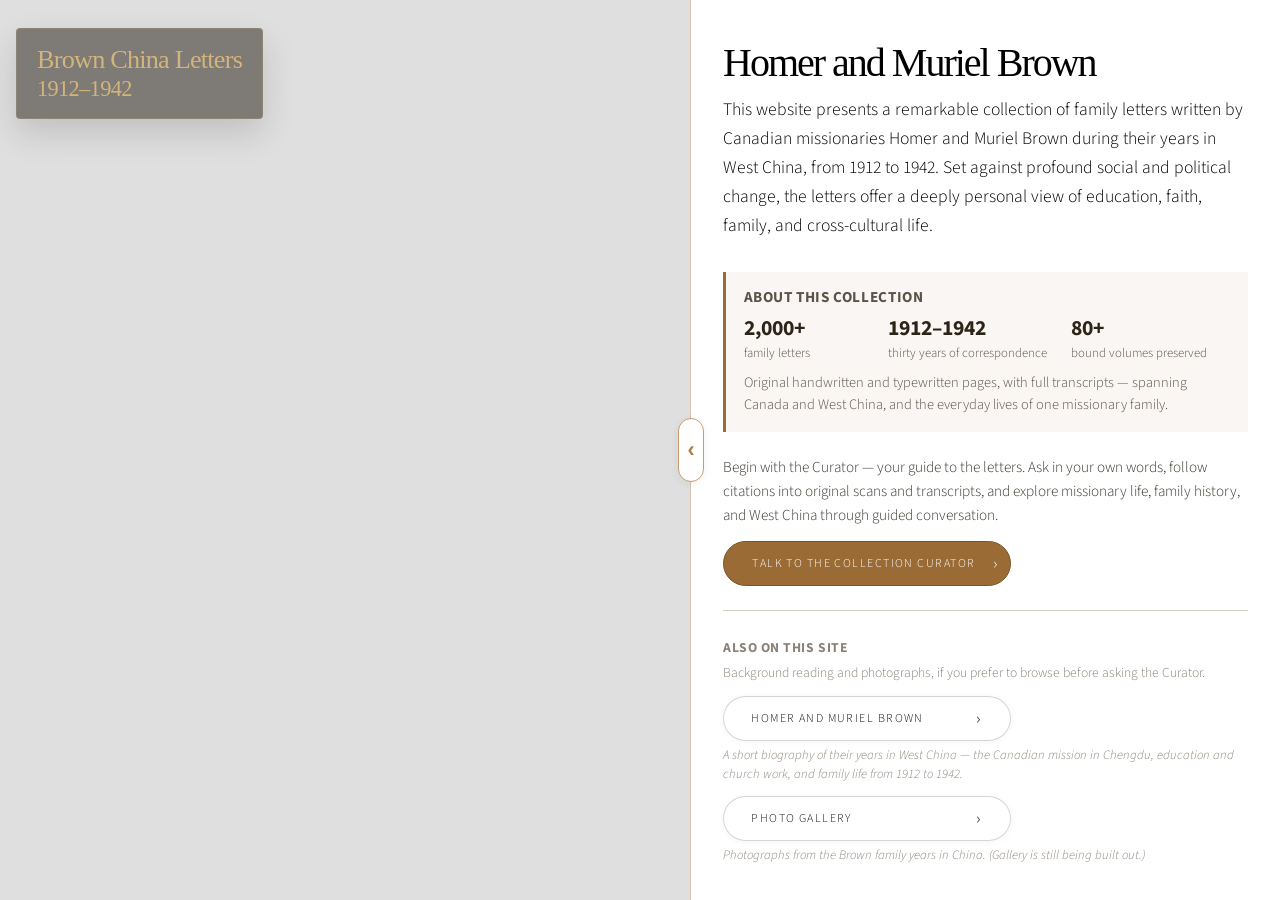
<file: index.html>
<!DOCTYPE HTML>
<html lang="en">
	<head>
		<meta charset="utf-8" />
		<meta name="viewport" content="width=device-width, initial-scale=1, user-scalable=no" />
		<title>Brown China Letters — Homer &amp; Muriel Brown, 1912–1942</title>
		<meta name="description" content="Explore more than two thousand family letters from Canadian missionaries Homer and Muriel Brown in West China, 1912–1942. Ask the Curator, read transcripts, and view original scans." />
		<link rel="canonical" href="https://collingwood-web-design.github.io/brown-china-letters/" />
		<meta property="og:type" content="website" />
		<meta property="og:site_name" content="Brown China Letters" />
		<meta property="og:title" content="Brown China Letters — Homer &amp; Muriel Brown, 1912–1942" />
		<meta property="og:description" content="A remarkable collection of family letters from Canadian missionaries in West China, 1912–1942 — guided by the Collection Curator." />
		<meta property="og:url" content="https://collingwood-web-design.github.io/brown-china-letters/" />
		<meta property="og:image" content="https://media.cwd-cdn.com/brownchina/brown-china.png" />
		<meta name="twitter:card" content="summary_large_image" />
		<meta name="twitter:title" content="Brown China Letters — Homer &amp; Muriel Brown, 1912–1942" />
		<meta name="twitter:description" content="Explore more than two thousand family letters from West China, 1912–1942." />
		<meta name="twitter:image" content="https://media.cwd-cdn.com/brownchina/brown-china.png" />
		<link rel="icon" href="favicon.ico" sizes="any" />
		<link rel="icon" type="image/png" href="images/favicon-32.png" sizes="32x32" />
		<link rel="apple-touch-icon" href="images/icon.png" />
		<link rel="stylesheet" href="assets/css/main.css" />
		<noscript><link rel="stylesheet" href="assets/css/noscript.css" /></noscript>
		<script src="site-config.js?v=20260725-media"></script>
	</head>
	<body class="is-preload shell-layout">

		<button type="button" class="shell-video-toggle" id="toggle-video-column" aria-expanded="true" title="Hide video panel" aria-label="Hide video panel">
			<span class="chevron" aria-hidden="true"></span>
		</button>

		<!-- Wrapper -->
			<div id="wrapper" class="divided">

				<!-- One: left = fixed video; right = iframe loads pages/*.html -->
					<section class="banner style1 orient-right content-align-left image-position-center fullscreen onload-image-fade-in onload-content-fade-right">
						<div class="content content-with-frame">
							<iframe
								class="content-pane"
								name="site-content"
								id="site-content"
								src="pages/story.html"
								title="Main content"
							></iframe>
						</div>
						<div class="image">
							<div class="hero-title-overlay" aria-label="Brown China Letters, 1912–1942">
								<div class="hero-title-line hero-title-line-1">Brown China Letters</div>
								<div class="hero-title-line hero-title-line-2">1912–1942</div>
							</div>
							<!-- Seamless loop: crossfade between two synced videos -->
							<video id="hero-banner-video-a" class="hero-banner-video is-active" preload="auto" autoplay muted playsinline webkit-playsinline poster="https://media.cwd-cdn.com/brownchina/placeholder.svg" aria-label="Family photo animation">
								<source src="https://media.cwd-cdn.com/brownchina/Smooth_Loop_Video_Generated.mp4" type="video/mp4" />
							</video>
							<video id="hero-banner-video-b" class="hero-banner-video" preload="auto" autoplay muted playsinline webkit-playsinline poster="https://media.cwd-cdn.com/brownchina/placeholder.svg" aria-hidden="true" tabindex="-1">
								<source src="https://media.cwd-cdn.com/brownchina/Smooth_Loop_Video_Generated.mp4" type="video/mp4" />
							</video>
						</div>
					</section>

			</div>

		<!-- Scripts -->
			<script src="assets/js/jquery.min.js"></script>
			<script src="assets/js/jquery.scrollex.min.js"></script>
			<script src="assets/js/jquery.scrolly.min.js"></script>
			<script src="assets/js/browser.min.js"></script>
			<script src="assets/js/breakpoints.min.js"></script>
			<script src="assets/js/util.js"></script>
			<script src="assets/js/main.js"></script>
			<script>
				(function () {
					var a = document.getElementById('hero-banner-video-a');
					var b = document.getElementById('hero-banner-video-b');
					if (!a || !b) return;

					a.muted = true;
					b.muted = true;

					// Crossfade window (seconds). Increase for softer blend.
					var XFADE = 0.85;
					var active = a;
					var standby = b;
					var swapping = false;

					function safePlay(v) {
						var p = v.play();
						if (p && typeof p.catch === 'function') p.catch(function () {});
					}

					function setActive(v) {
						a.classList.toggle('is-active', v === a);
						b.classList.toggle('is-active', v === b);
					}

					function maybeSwap() {
						if (swapping) return;
						if (!active.duration || !isFinite(active.duration)) return;
						var remaining = active.duration - active.currentTime;
						if (remaining > XFADE) return;

						swapping = true;

						// Start standby from 0 and fade it in over the end.
						try { standby.currentTime = 0; } catch (e) {}
						setActive(standby);
						safePlay(standby);

						// After crossfade, pause/reset old one and swap references.
						window.setTimeout(function () {
							try { active.pause(); } catch (e) {}
							try { active.currentTime = 0; } catch (e) {}
							var tmp = active;
							active = standby;
							standby = tmp;
							swapping = false;
						}, Math.max(0, XFADE * 1000));
					}

					function start() {
						// Ensure initial state
						setActive(active);
						safePlay(active);
					}

					active.addEventListener('timeupdate', maybeSwap);
					standby.addEventListener('timeupdate', maybeSwap);
					active.addEventListener('ended', maybeSwap);

					a.addEventListener('loadeddata', start);
					b.addEventListener('loadeddata', start);
					window.addEventListener('load', function () {
						window.setTimeout(start, 150);
					});
				})();

				(function () {
					var body = document.body;
					var btn = document.getElementById('toggle-video-column');
					if (!btn || !body.classList.contains('shell-layout')) return;

					function setCollapsed(collapsed) {
						body.classList.toggle('shell-video-collapsed', collapsed);
						btn.setAttribute('aria-expanded', collapsed ? 'false' : 'true');
						btn.title = collapsed ? 'Show video panel' : 'Hide video panel';
						btn.setAttribute('aria-label', btn.title);
						try {
							sessionStorage.setItem('shellVideoCollapsed', collapsed ? '1' : '0');
						} catch (e) {}
						var a = document.getElementById('hero-banner-video-a');
						var b = document.getElementById('hero-banner-video-b');
						if (collapsed) {
							if (a) a.pause();
							if (b) b.pause();
						} else {
							if (a) { var pa = a.play(); if (pa && typeof pa.catch === 'function') pa.catch(function () {}); }
							if (b) { var pb = b.play(); if (pb && typeof pb.catch === 'function') pb.catch(function () {}); }
						}
					}

					btn.addEventListener('click', function () {
						setCollapsed(!body.classList.contains('shell-video-collapsed'));
					});

					try {
						if (sessionStorage.getItem('shellVideoCollapsed') === '1') {
							setCollapsed(true);
						}
					} catch (e) {}
				})();
			</script>

<script
  defer
  src="https://media.cwd-cdn.com/monitor/agent/v1/agent.min.js"
  data-cwd-site-id="4e495d1e-e2b9-4f52-ab4f-eeca3fb39c18"
  data-cwd-environment="production"
  data-cwd-collector="https://cwd-site-monitor-collector.cwdmedia.workers.dev/v1/events">
</script>

	</body>
</html>
</file>
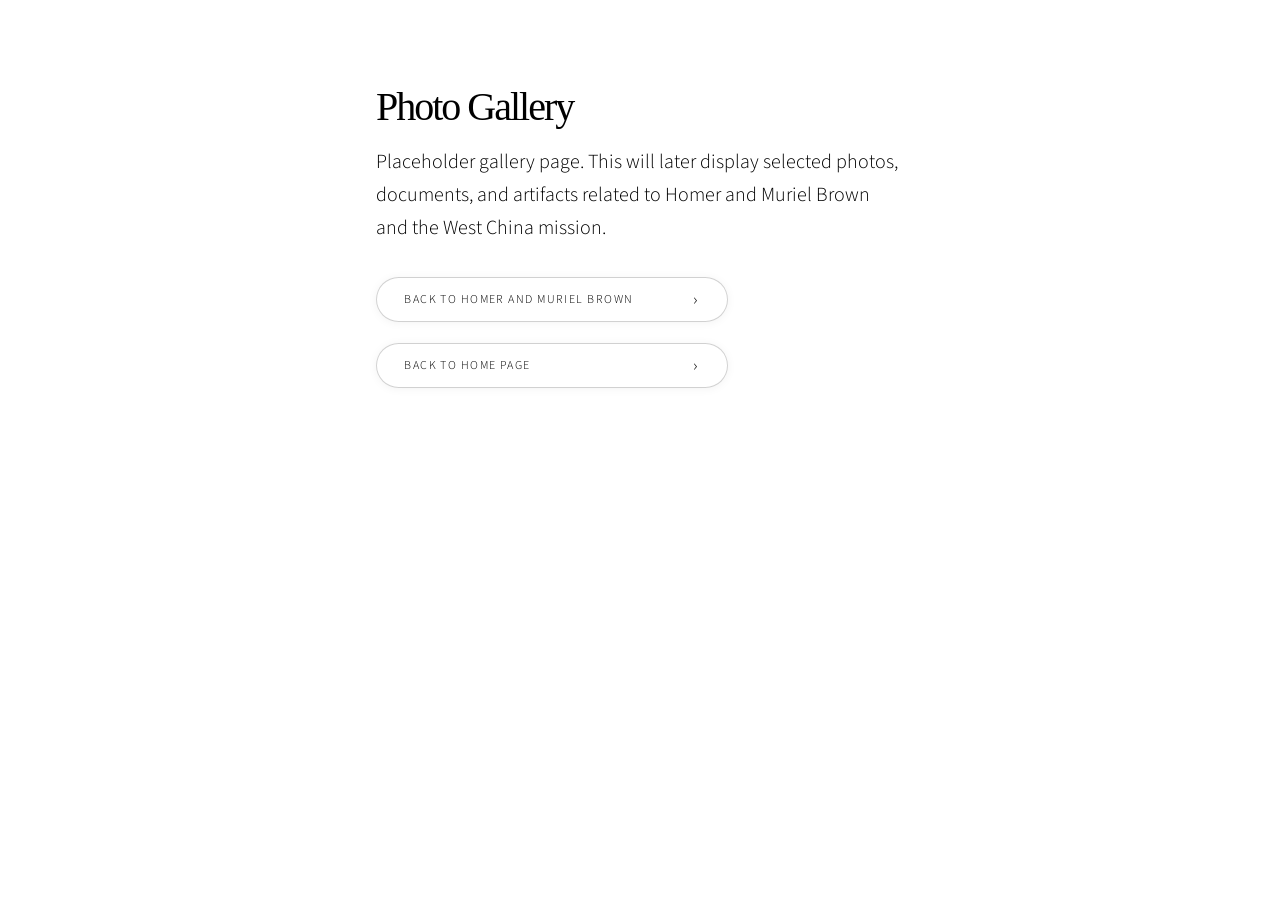
<file: pages/gallery.html>
<!DOCTYPE HTML>
<html lang="en">
	<head>
		<meta charset="utf-8" />
		<meta name="viewport" content="width=device-width, initial-scale=1, user-scalable=no" />
		<title>Photo Gallery — Brown China Letters</title>
		<meta name="description" content="Photographs from the Brown family years in West China — a gallery companion to the Brown China Letters Collection." />
		<link rel="canonical" href="https://collingwood-web-design.github.io/brown-china-letters/pages/gallery.html" />
		<meta property="og:title" content="Photo Gallery — Brown China Letters" />
		<meta property="og:description" content="Photographs from the Brown family years in West China." />
		<meta property="og:url" content="https://collingwood-web-design.github.io/brown-china-letters/pages/gallery.html" />
		<meta property="og:image" content="https://media.cwd-cdn.com/brownchina/brown-china.png" />
		<link rel="icon" href="../favicon.ico" sizes="any" />
		<link rel="icon" type="image/png" href="../images/favicon-32.png" sizes="32x32" />
		<link rel="apple-touch-icon" href="../images/icon.png" />
		<link rel="stylesheet" href="../assets/css/main.css" />
		<style>
			/* Keep type scale stable when iframe width changes */
			html { font-size: 12pt; }
		</style>
	</head>
	<body class="content-page">
		<div class="content-page-inner">
			<h1>Photo Gallery</h1>
			<p class="major">Placeholder gallery page. This will later display selected photos, documents, and artifacts related to Homer and Muriel Brown and the West China mission.</p>

			<ul class="actions stacked">
				<li><a href="homer-and-muriel-brown.html" class="button" target="site-content">Back to Homer and Muriel Brown</a></li>
				<li><a href="story.html" class="button" target="site-content">Back to Home Page</a></li>
			</ul>
		</div>
<script
  defer
  src="https://media.cwd-cdn.com/monitor/agent/v1/agent.min.js"
  data-cwd-site-id="4e495d1e-e2b9-4f52-ab4f-eeca3fb39c18"
  data-cwd-environment="production"
  data-cwd-collector="https://cwd-site-monitor-collector.cwdmedia.workers.dev/v1/events">
</script>
	</body>
</html>
</file>
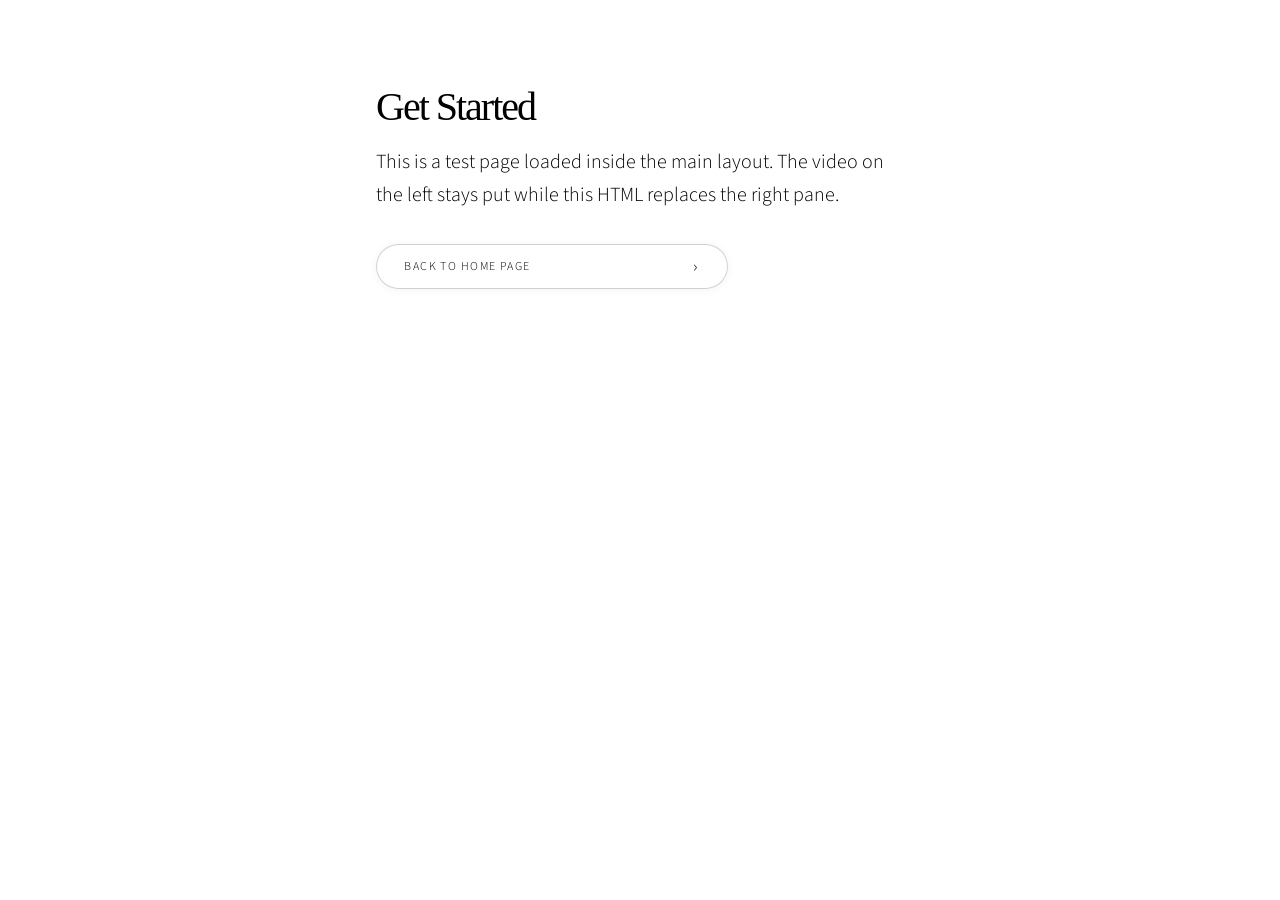
<file: pages/get-started.html>
<!DOCTYPE HTML>
<html lang="en">
	<head>
		<title>Get Started</title>
		<meta charset="utf-8" />
		<meta name="viewport" content="width=device-width, initial-scale=1, user-scalable=no" />
		<link rel="icon" href="../favicon.ico" sizes="any" />
		<link rel="icon" type="image/png" href="../images/favicon-32.png" sizes="32x32" />
		<link rel="apple-touch-icon" href="../images/icon.png" />
		<link rel="stylesheet" href="../assets/css/main.css" />
		<style>
			/* Keep type scale stable when iframe width changes */
			html { font-size: 12pt; }
		</style>
	</head>
	<body class="content-page">
		<div class="content-page-inner">
			<h1>Get Started</h1>
			<p class="major">This is a test page loaded inside the main layout. The video on the left stays put while this HTML replaces the right pane.</p>
			<ul class="actions stacked">
				<li><a href="story.html" class="button" target="site-content">Back to Home Page</a></li>
			</ul>
		</div>
<script
  defer
  src="https://media.cwd-cdn.com/monitor/agent/v1/agent.min.js"
  data-cwd-site-id="4e495d1e-e2b9-4f52-ab4f-eeca3fb39c18"
  data-cwd-environment="production"
  data-cwd-collector="https://cwd-site-monitor-collector.cwdmedia.workers.dev/v1/events">
</script>
	</body>
</html>
</file>
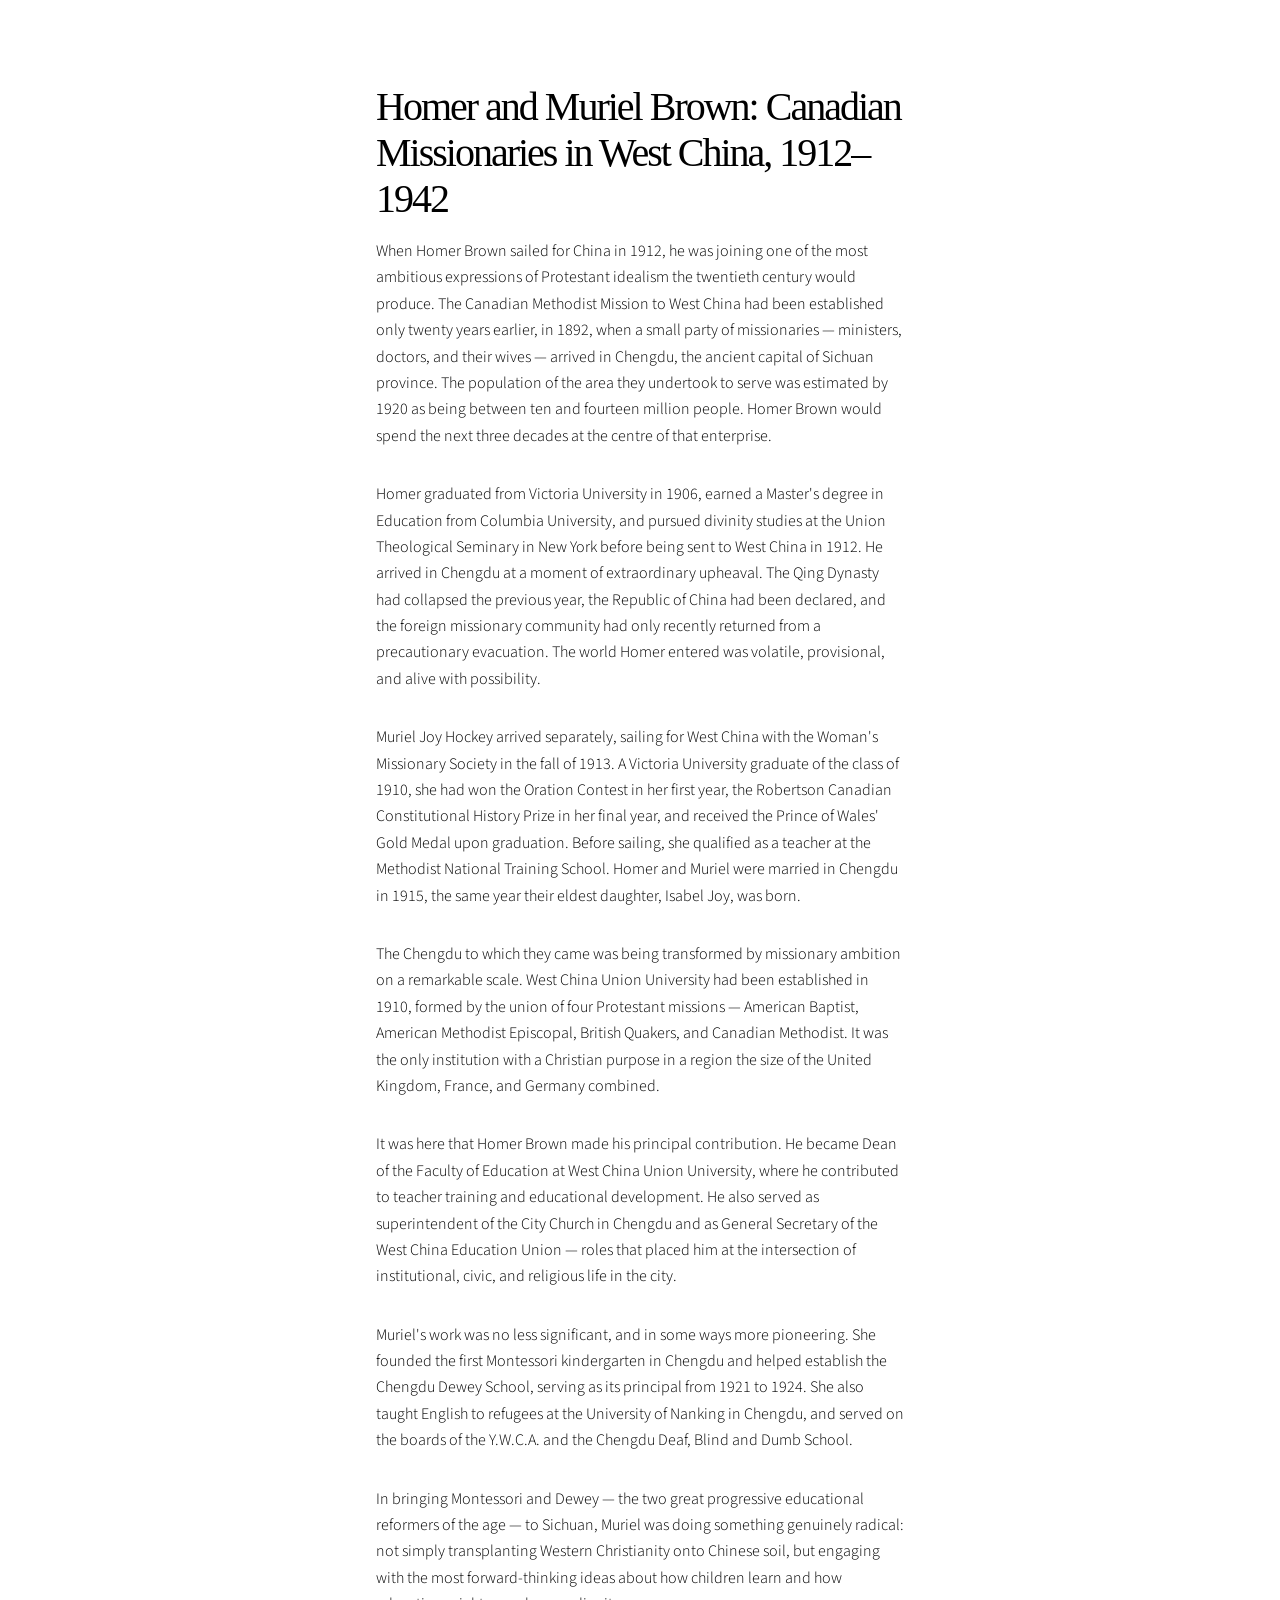
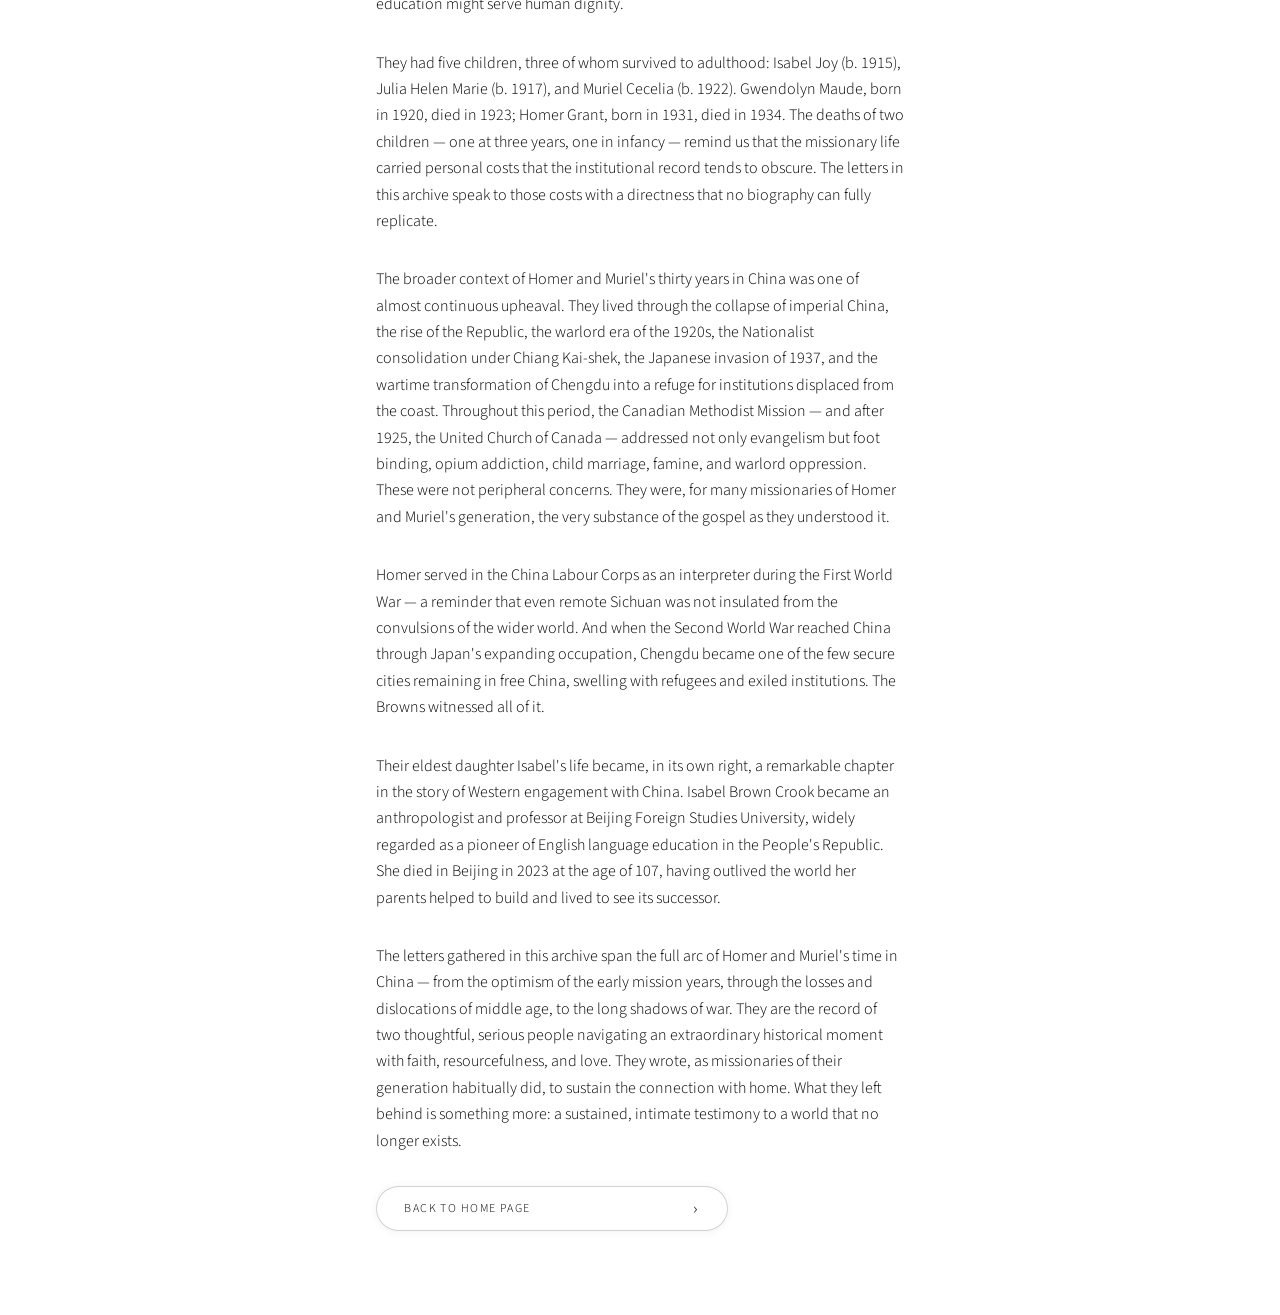
<file: pages/homer-and-muriel-brown.html>
<!DOCTYPE HTML>
<html lang="en">
	<head>
		<meta charset="utf-8" />
		<meta name="viewport" content="width=device-width, initial-scale=1, user-scalable=no" />
		<title>Homer and Muriel Brown — Brown China Letters</title>
		<meta name="description" content="Biography of Canadian missionaries Homer and Muriel Brown and their years in West China, 1912–1942 — Chengdu, education, church work, and family life." />
		<link rel="canonical" href="https://collingwood-web-design.github.io/brown-china-letters/pages/homer-and-muriel-brown.html" />
		<meta property="og:title" content="Homer and Muriel Brown — Brown China Letters" />
		<meta property="og:description" content="Canadian missionaries in West China, 1912–1942 — the Canadian mission in Chengdu, education and church roles, and family life." />
		<meta property="og:url" content="https://collingwood-web-design.github.io/brown-china-letters/pages/homer-and-muriel-brown.html" />
		<meta property="og:image" content="https://media.cwd-cdn.com/brownchina/brown-china.png" />
		<link rel="icon" href="../favicon.ico" sizes="any" />
		<link rel="icon" type="image/png" href="../images/favicon-32.png" sizes="32x32" />
		<link rel="apple-touch-icon" href="../images/icon.png" />
		<link rel="stylesheet" href="../assets/css/main.css" />
		<style>
			/* Keep type scale stable when iframe width changes */
			html { font-size: 12pt; }
		</style>
	</head>
	<body class="content-page">
		<div class="content-page-inner">
			<h1>Homer and Muriel Brown: Canadian Missionaries in West China, 1912–1942</h1>

			<p>When Homer Brown sailed for China in 1912, he was joining one of the most ambitious expressions of Protestant idealism the twentieth century would produce. The Canadian Methodist Mission to West China had been established only twenty years earlier, in 1892, when a small party of missionaries — ministers, doctors, and their wives — arrived in Chengdu, the ancient capital of Sichuan province. The population of the area they undertook to serve was estimated by 1920 as being between ten and fourteen million people. Homer Brown would spend the next three decades at the centre of that enterprise.</p>

			<p>Homer graduated from Victoria University in 1906, earned a Master's degree in Education from Columbia University, and pursued divinity studies at the Union Theological Seminary in New York before being sent to West China in 1912. He arrived in Chengdu at a moment of extraordinary upheaval. The Qing Dynasty had collapsed the previous year, the Republic of China had been declared, and the foreign missionary community had only recently returned from a precautionary evacuation. The world Homer entered was volatile, provisional, and alive with possibility.</p>

			<p>Muriel Joy Hockey arrived separately, sailing for West China with the Woman's Missionary Society in the fall of 1913. A Victoria University graduate of the class of 1910, she had won the Oration Contest in her first year, the Robertson Canadian Constitutional History Prize in her final year, and received the Prince of Wales' Gold Medal upon graduation. Before sailing, she qualified as a teacher at the Methodist National Training School. Homer and Muriel were married in Chengdu in 1915, the same year their eldest daughter, Isabel Joy, was born.</p>

			<p>The Chengdu to which they came was being transformed by missionary ambition on a remarkable scale. West China Union University had been established in 1910, formed by the union of four Protestant missions — American Baptist, American Methodist Episcopal, British Quakers, and Canadian Methodist. It was the only institution with a Christian purpose in a region the size of the United Kingdom, France, and Germany combined.</p>

			<p>It was here that Homer Brown made his principal contribution. He became Dean of the Faculty of Education at West China Union University, where he contributed to teacher training and educational development. He also served as superintendent of the City Church in Chengdu and as General Secretary of the West China Education Union — roles that placed him at the intersection of institutional, civic, and religious life in the city.</p>

			<p>Muriel's work was no less significant, and in some ways more pioneering. She founded the first Montessori kindergarten in Chengdu and helped establish the Chengdu Dewey School, serving as its principal from 1921 to 1924. She also taught English to refugees at the University of Nanking in Chengdu, and served on the boards of the Y.W.C.A. and the Chengdu Deaf, Blind and Dumb School.</p>

			<p>In bringing Montessori and Dewey — the two great progressive educational reformers of the age — to Sichuan, Muriel was doing something genuinely radical: not simply transplanting Western Christianity onto Chinese soil, but engaging with the most forward-thinking ideas about how children learn and how education might serve human dignity.</p>

			<p>They had five children, three of whom survived to adulthood: Isabel Joy (b. 1915), Julia Helen Marie (b. 1917), and Muriel Cecelia (b. 1922). Gwendolyn Maude, born in 1920, died in 1923; Homer Grant, born in 1931, died in 1934. The deaths of two children — one at three years, one in infancy — remind us that the missionary life carried personal costs that the institutional record tends to obscure. The letters in this archive speak to those costs with a directness that no biography can fully replicate.</p>

			<p>The broader context of Homer and Muriel's thirty years in China was one of almost continuous upheaval. They lived through the collapse of imperial China, the rise of the Republic, the warlord era of the 1920s, the Nationalist consolidation under Chiang Kai-shek, the Japanese invasion of 1937, and the wartime transformation of Chengdu into a refuge for institutions displaced from the coast. Throughout this period, the Canadian Methodist Mission — and after 1925, the United Church of Canada — addressed not only evangelism but foot binding, opium addiction, child marriage, famine, and warlord oppression. These were not peripheral concerns. They were, for many missionaries of Homer and Muriel's generation, the very substance of the gospel as they understood it.</p>

			<p>Homer served in the China Labour Corps as an interpreter during the First World War — a reminder that even remote Sichuan was not insulated from the convulsions of the wider world. And when the Second World War reached China through Japan's expanding occupation, Chengdu became one of the few secure cities remaining in free China, swelling with refugees and exiled institutions. The Browns witnessed all of it.</p>

			<p>Their eldest daughter Isabel's life became, in its own right, a remarkable chapter in the story of Western engagement with China. Isabel Brown Crook became an anthropologist and professor at Beijing Foreign Studies University, widely regarded as a pioneer of English language education in the People's Republic. She died in Beijing in 2023 at the age of 107, having outlived the world her parents helped to build and lived to see its successor.</p>

			<p>The letters gathered in this archive span the full arc of Homer and Muriel's time in China — from the optimism of the early mission years, through the losses and dislocations of middle age, to the long shadows of war. They are the record of two thoughtful, serious people navigating an extraordinary historical moment with faith, resourcefulness, and love. They wrote, as missionaries of their generation habitually did, to sustain the connection with home. What they left behind is something more: a sustained, intimate testimony to a world that no longer exists.</p>

			<ul class="actions stacked">
				<li><a href="story.html" class="button" target="site-content">Back to Home Page</a></li>
			</ul>
		</div>
<script
  defer
  src="https://media.cwd-cdn.com/monitor/agent/v1/agent.min.js"
  data-cwd-site-id="4e495d1e-e2b9-4f52-ab4f-eeca3fb39c18"
  data-cwd-environment="production"
  data-cwd-collector="https://cwd-site-monitor-collector.cwdmedia.workers.dev/v1/events">
</script>
	</body>
</html>
</file>
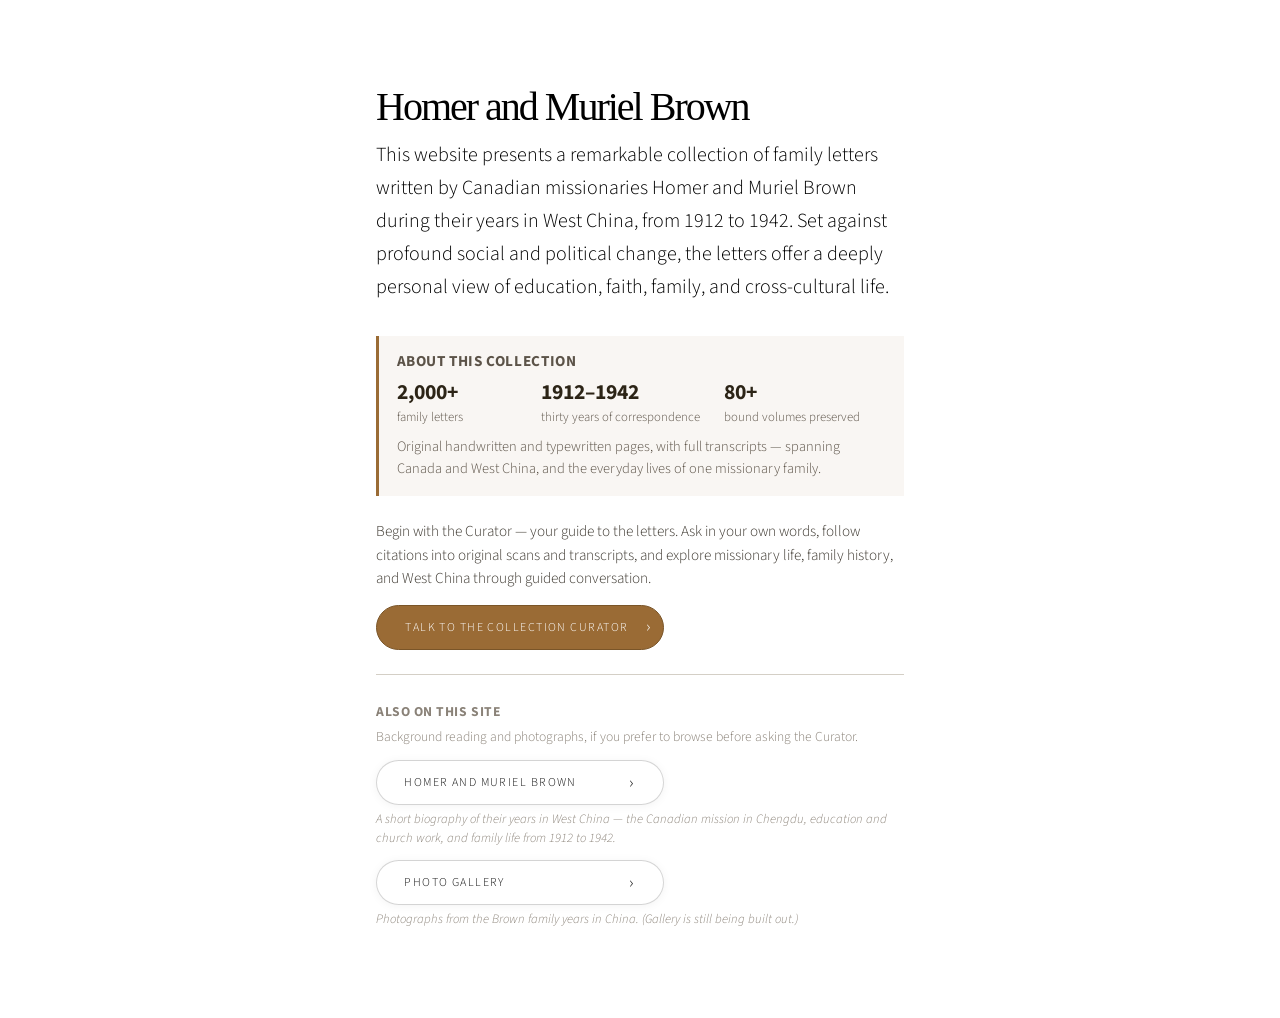
<file: pages/story.html>
<!DOCTYPE HTML>
<html lang="en">
	<head>
		<meta charset="utf-8" />
		<meta name="viewport" content="width=device-width, initial-scale=1, user-scalable=no" />
		<title>Home — Brown China Letters</title>
		<meta name="description" content="Begin with the Collection Curator to explore more than two thousand family letters from Homer and Muriel Brown in West China, 1912–1942." />
		<link rel="canonical" href="https://collingwood-web-design.github.io/brown-china-letters/pages/story.html" />
		<meta property="og:title" content="Home — Brown China Letters" />
		<meta property="og:description" content="More than two thousand family letters, eighty-plus volumes, spanning 1912–1942. Meet the Curator to begin." />
		<meta property="og:url" content="https://collingwood-web-design.github.io/brown-china-letters/pages/story.html" />
		<meta property="og:image" content="https://media.cwd-cdn.com/brownchina/brown-china.png" />
		<link rel="icon" href="../favicon.ico" sizes="any" />
		<link rel="icon" type="image/png" href="../images/favicon-32.png" sizes="32x32" />
		<link rel="apple-touch-icon" href="../images/icon.png" />
		<link rel="stylesheet" href="../assets/css/main.css" />
		<style>
			/* Keep type scale stable when iframe width changes */
			html { font-size: 12pt; }

			.story-intro {
				margin-bottom: 1.35rem;
			}

			.story-intro h1 {
				margin-bottom: 0.55rem;
			}

			.collection-snapshot {
				margin: 0 0 1.5rem;
				padding: 0.95rem 1.1rem 1.05rem;
				border-left: 3px solid #9a6b35;
				background: rgba(154, 107, 53, 0.06);
			}

			.collection-snapshot h2 {
				margin: 0 0 0.55rem;
				font-size: 0.95rem;
				font-weight: 700;
				letter-spacing: 0.04em;
				text-transform: uppercase;
				color: #5c5348;
			}

			.collection-snapshot-facts {
				display: flex;
				flex-wrap: wrap;
				gap: 0.85rem 1.5rem;
				margin: 0 0 0.65rem;
				padding: 0;
				list-style: none;
			}

			.collection-snapshot-facts li {
				margin: 0;
				padding: 0;
				min-width: 7.5rem;
			}

			.collection-snapshot-facts .fact-value {
				display: block;
				font-size: 1.35rem;
				font-weight: 700;
				line-height: 1.15;
				color: #2c2416;
			}

			.collection-snapshot-facts .fact-label {
				display: block;
				margin-top: 0.2rem;
				font-size: 0.8rem;
				line-height: 1.35;
				color: #5c5348;
			}

			.collection-snapshot p {
				margin: 0;
				font-size: 0.9rem;
				line-height: 1.5;
				color: #5c5348;
			}

			.curator-entry {
				margin: 0 0 1.75rem;
				padding-bottom: 1.5rem;
				border-bottom: 1px solid #d4cfc6;
			}

			.curator-entry-helper {
				margin: 0 0 0.85rem;
				max-width: none;
				width: 100%;
				font-size: 0.95rem;
				line-height: 1.55;
				color: #3d3830;
			}

			body.content-page .actions.stacked.curator-nav-actions {
				max-width: none;
				width: 100%;
				margin: 0;
			}

			body.content-page .actions.stacked.curator-nav-actions li {
				padding-top: 0;
			}

			body.content-page .actions.stacked.curator-nav-actions li > .button {
				width: 18rem;
				max-width: 100%;
				box-sizing: border-box;
				background-color: #9a6b35;
				border: 1px solid #7a5528;
				color: #fff !important;
				box-shadow: none;
			}

			body.content-page .actions.stacked.curator-nav-actions li > .button:hover {
				background-color: #7a5528;
				border-color: #5c4020;
				color: #fff !important;
			}

			body.content-page .actions.stacked.curator-nav-actions li > .button:active {
				background-color: #5c4020;
				color: #fff !important;
			}

			body.content-page .actions.stacked.curator-nav-actions li > .button:after {
				color: #fff;
			}

			.story-secondary {
				margin: 0;
			}

			.story-secondary h2 {
				margin: 0 0 0.35rem;
				font-size: 0.85rem;
				font-weight: 700;
				letter-spacing: 0.04em;
				text-transform: uppercase;
				color: #8a8278;
			}

			.story-secondary-lead {
				margin: 0 0 0.85rem;
				font-size: 0.85rem;
				line-height: 1.45;
				color: #8a8278;
			}

			/*
				Default stacked nav is max-width 22rem (main.css), which also squeezes helper copy.
				Full-width list so helpers match .major; buttons stay the former column width (22rem).
			*/
			body.content-page .actions.stacked.story-nav-actions {
				max-width: none;
				width: 100%;
			}

			body.content-page .actions.stacked.story-nav-actions li > .button {
				width: 18rem;
				max-width: 100%;
				box-sizing: border-box;
				opacity: 0.92;
			}

			body.content-page .actions.stacked.story-nav-actions li:not(:first-child) {
				padding-top: 0.45rem;
			}

			.story-nav-helper {
				margin: 0.3rem 0 0.35rem;
				font-size: 0.8rem;
				line-height: 1.45;
				color: #8a8278;
				font-style: italic;
				width: 100%;
				max-width: none;
			}
		</style>
	</head>
	<body class="content-page">
		<div class="content-page-inner">
			<div class="story-intro">
				<h1>Homer and Muriel Brown</h1>
				<p class="major">This website presents a remarkable collection of family letters written by Canadian missionaries Homer and Muriel Brown during their years in West China, from 1912 to 1942. Set against profound social and political change, the letters offer a deeply personal view of education, faith, family, and cross-cultural life.</p>
			</div>

			<section class="collection-snapshot" aria-label="About this collection">
				<h2>About this collection</h2>
				<ul class="collection-snapshot-facts">
					<li>
						<span class="fact-value">2,000+</span>
						<span class="fact-label">family letters</span>
					</li>
					<li>
						<span class="fact-value">1912–1942</span>
						<span class="fact-label">thirty years of correspondence</span>
					</li>
					<li>
						<span class="fact-value">80+</span>
						<span class="fact-label">bound volumes preserved</span>
					</li>
				</ul>
				<p>Original handwritten and typewritten pages, with full transcripts — spanning Canada and West China, and the everyday lives of one missionary family.</p>
			</section>

			<section class="curator-entry" aria-label="Talk to the Collection Curator">
				<p class="curator-entry-helper">
					Begin with the Curator — your guide to the letters. Ask in your own words, follow citations into original scans and transcripts, and explore missionary life, family history, and West China through guided conversation.
				</p>
				<ul class="actions stacked curator-nav-actions">
					<li>
						<a href="curator.html" class="button" target="_top">Talk to the Collection Curator</a>
					</li>
				</ul>
			</section>

			<section class="story-secondary" aria-label="More about the Browns">
				<h2>Also on this site</h2>
				<p class="story-secondary-lead">Background reading and photographs, if you prefer to browse before asking the Curator.</p>
				<ul class="actions stacked story-nav-actions">
					<li>
						<a href="homer-and-muriel-brown.html" class="button" target="site-content">Homer and Muriel Brown</a>
						<p class="story-nav-helper">
							A short biography of their years in West China — the Canadian mission in Chengdu, education and church work, and family life from 1912 to 1942.
						</p>
					</li>
					<li>
						<a href="gallery.html" class="button" target="site-content">Photo Gallery</a>
						<p class="story-nav-helper">Photographs from the Brown family years in China. (Gallery is still being built out.)</p>
					</li>
				</ul>
			</section>
		</div>
<script
  defer
  src="https://media.cwd-cdn.com/monitor/agent/v1/agent.min.js"
  data-cwd-site-id="4e495d1e-e2b9-4f52-ab4f-eeca3fb39c18"
  data-cwd-environment="production"
  data-cwd-collector="https://cwd-site-monitor-collector.cwdmedia.workers.dev/v1/events">
</script>
	</body>
</html>
</file>
<file: assets/css/noscript.css>
/*
	Story by HTML5 UP
	html5up.net | @ajlkn
	Free for personal and commercial use under the CCA 3.0 license (html5up.net/license)
*/

/* Banner (transitions) */

	.banner.onload-content-fade-up .content {
		-moz-transition: none;
		-webkit-transition: none;
		-ms-transition: none;
		transition: none;
	}

	body.is-preload .banner.onload-content-fade-up .content {
		-moz-transform: none;
		-webkit-transform: none;
		-ms-transform: none;
		transform: none;
		opacity: 1;
	}

	.banner.onload-content-fade-down .content {
		-moz-transition: none;
		-webkit-transition: none;
		-ms-transition: none;
		transition: none;
	}

	body.is-preload .banner.onload-content-fade-down .content {
		-moz-transform: none;
		-webkit-transform: none;
		-ms-transform: none;
		transform: none;
		opacity: 1;
	}

	.banner.onload-content-fade-left .content {
		-moz-transition: none;
		-webkit-transition: none;
		-ms-transition: none;
		transition: none;
	}

	body.is-preload .banner.onload-content-fade-left .content {
		-moz-transform: none;
		-webkit-transform: none;
		-ms-transform: none;
		transform: none;
		opacity: 1;
	}

	.banner.onload-content-fade-right .content {
		-moz-transition: none;
		-webkit-transition: none;
		-ms-transition: none;
		transition: none;
	}

	body.is-preload .banner.onload-content-fade-right .content {
		-moz-transform: none;
		-webkit-transform: none;
		-ms-transform: none;
		transform: none;
		opacity: 1;
	}

	.banner.onload-content-fade-in .content {
		-moz-transition: none;
		-webkit-transition: none;
		-ms-transition: none;
		transition: none;
	}

	body.is-preload .banner.onload-content-fade-in .content {
		-moz-transform: none;
		-webkit-transform: none;
		-ms-transform: none;
		transform: none;
		opacity: 1;
	}

	.banner.onload-image-fade-up .image {
		-moz-transition: none;
		-webkit-transition: none;
		-ms-transition: none;
		transition: none;
	}

		.banner.onload-image-fade-up .image img {
			-moz-transition: none;
			-webkit-transition: none;
			-ms-transition: none;
			transition: none;
		}

	body.is-preload .banner.onload-image-fade-up .image {
		-moz-transform: none;
		-webkit-transform: none;
		-ms-transform: none;
		transform: none;
		opacity: 1;
	}

		body.is-preload .banner.onload-image-fade-up .image img {
			opacity: 1;
		}

	.banner.onload-image-fade-down .image {
		-moz-transition: none;
		-webkit-transition: none;
		-ms-transition: none;
		transition: none;
	}

		.banner.onload-image-fade-down .image img {
			-moz-transition: none;
			-webkit-transition: none;
			-ms-transition: none;
			transition: none;
		}

	body.is-preload .banner.onload-image-fade-down .image {
		-moz-transform: none;
		-webkit-transform: none;
		-ms-transform: none;
		transform: none;
		opacity: 1;
	}

		body.is-preload .banner.onload-image-fade-down .image img {
			opacity: 1;
		}

	.banner.onload-image-fade-left .image {
		-moz-transition: none;
		-webkit-transition: none;
		-ms-transition: none;
		transition: none;
	}

		.banner.onload-image-fade-left .image img {
			-moz-transition: none;
			-webkit-transition: none;
			-ms-transition: none;
			transition: none;
		}

	body.is-preload .banner.onload-image-fade-left .image {
		-moz-transform: none;
		-webkit-transform: none;
		-ms-transform: none;
		transform: none;
		opacity: 1;
	}

		body.is-preload .banner.onload-image-fade-left .image img {
			opacity: 1;
		}

	.banner.onload-image-fade-right .image {
		-moz-transition: none;
		-webkit-transition: none;
		-ms-transition: none;
		transition: none;
	}

		.banner.onload-image-fade-right .image img {
			-moz-transition: none;
			-webkit-transition: none;
			-ms-transition: none;
			transition: none;
		}

	body.is-preload .banner.onload-image-fade-right .image {
		-moz-transform: none;
		-webkit-transform: none;
		-ms-transform: none;
		transform: none;
		opacity: 1;
	}

		body.is-preload .banner.onload-image-fade-right .image img {
			opacity: 1;
		}

	.banner.onload-image-fade-in .image img {
		-moz-transition: none;
		-webkit-transition: none;
		-ms-transition: none;
		transition: none;
	}

	body.is-preload .banner.onload-image-fade-in .image img {
		opacity: 1;
	}

	.banner.onscroll-content-fade-up .content {
		-moz-transition: none;
		-webkit-transition: none;
		-ms-transition: none;
		transition: none;
	}

	.banner.onscroll-content-fade-up.is-inactive .content {
		-moz-transform: none;
		-webkit-transform: none;
		-ms-transform: none;
		transform: none;
		opacity: 1;
	}

	.banner.onscroll-content-fade-down .content {
		-moz-transition: none;
		-webkit-transition: none;
		-ms-transition: none;
		transition: none;
	}

	.banner.onscroll-content-fade-down.is-inactive .content {
		-moz-transform: none;
		-webkit-transform: none;
		-ms-transform: none;
		transform: none;
		opacity: 1;
	}

	.banner.onscroll-content-fade-left .content {
		-moz-transition: none;
		-webkit-transition: none;
		-ms-transition: none;
		transition: none;
	}

	.banner.onscroll-content-fade-left.is-inactive .content {
		-moz-transform: none;
		-webkit-transform: none;
		-ms-transform: none;
		transform: none;
		opacity: 1;
	}

	.banner.onscroll-content-fade-right .content {
		-moz-transition: none;
		-webkit-transition: none;
		-ms-transition: none;
		transition: none;
	}

	.banner.onscroll-content-fade-right.is-inactive .content {
		-moz-transform: none;
		-webkit-transform: none;
		-ms-transform: none;
		transform: none;
		opacity: 1;
	}

	.banner.onscroll-content-fade-in .content {
		-moz-transition: none;
		-webkit-transition: none;
		-ms-transition: none;
		transition: none;
	}

	.banner.onscroll-content-fade-in.is-inactive .content {
		-moz-transform: none;
		-webkit-transform: none;
		-ms-transform: none;
		transform: none;
		opacity: 1;
	}

	.banner.onscroll-image-fade-up .image {
		-moz-transition: none;
		-webkit-transition: none;
		-ms-transition: none;
		transition: none;
	}

		.banner.onscroll-image-fade-up .image img {
			-moz-transition: none;
			-webkit-transition: none;
			-ms-transition: none;
			transition: none;
		}

	.banner.onscroll-image-fade-up.is-inactive .image {
		-moz-transform: none;
		-webkit-transform: none;
		-ms-transform: none;
		transform: none;
		opacity: 1;
	}

		.banner.onscroll-image-fade-up.is-inactive .image img {
			opacity: 1;
		}

	.banner.onscroll-image-fade-down .image {
		-moz-transition: none;
		-webkit-transition: none;
		-ms-transition: none;
		transition: none;
	}

		.banner.onscroll-image-fade-down .image img {
			-moz-transition: none;
			-webkit-transition: none;
			-ms-transition: none;
			transition: none;
		}

	.banner.onscroll-image-fade-down.is-inactive .image {
		-moz-transform: none;
		-webkit-transform: none;
		-ms-transform: none;
		transform: none;
		opacity: 1;
	}

		.banner.onscroll-image-fade-down.is-inactive .image img {
			opacity: 1;
		}

	.banner.onscroll-image-fade-left .image {
		-moz-transition: none;
		-webkit-transition: none;
		-ms-transition: none;
		transition: none;
	}

		.banner.onscroll-image-fade-left .image img {
			-moz-transition: none;
			-webkit-transition: none;
			-ms-transition: none;
			transition: none;
		}

	.banner.onscroll-image-fade-left.is-inactive .image {
		-moz-transform: none;
		-webkit-transform: none;
		-ms-transform: none;
		transform: none;
		opacity: 1;
	}

		.banner.onscroll-image-fade-left.is-inactive .image img {
			opacity: 1;
		}

	.banner.onscroll-image-fade-right .image {
		-moz-transition: none;
		-webkit-transition: none;
		-ms-transition: none;
		transition: none;
	}

		.banner.onscroll-image-fade-right .image img {
			-moz-transition: none;
			-webkit-transition: none;
			-ms-transition: none;
			transition: none;
		}

	.banner.onscroll-image-fade-right.is-inactive .image {
		-moz-transform: none;
		-webkit-transform: none;
		-ms-transform: none;
		transform: none;
		opacity: 1;
	}

		.banner.onscroll-image-fade-right.is-inactive .image img {
			opacity: 1;
		}

	.banner.onscroll-image-fade-in .image img {
		-moz-transition: none;
		-webkit-transition: none;
		-ms-transition: none;
		transition: none;
	}

	.banner.onscroll-image-fade-in.is-inactive .image img {
		opacity: 1;
	}
</file>
<file: assets/css/main.css>
@import url(fontawesome-all.min.css);
@import url("https://fonts.googleapis.com/css?family=Source+Sans+Pro:300,300i,400,400i");

/*
	Story by HTML5 UP
	html5up.net | @ajlkn
	Free for personal and commercial use under the CCA 3.0 license (html5up.net/license)
*/

html, body, div, span, applet, object,
iframe, h1, h2, h3, h4, h5, h6, p, blockquote,
pre, a, abbr, acronym, address, big, cite,
code, del, dfn, em, img, ins, kbd, q, s, samp,
small, strike, strong, sub, sup, tt, var, b,
u, i, center, dl, dt, dd, ol, ul, li, fieldset,
form, label, legend, table, caption, tbody,
tfoot, thead, tr, th, td, article, aside,
canvas, details, embed, figure, figcaption,
footer, header, hgroup, menu, nav, output, ruby,
section, summary, time, mark, audio, video {
	margin: 0;
	padding: 0;
	border: 0;
	font-size: 100%;
	font: inherit;
	vertical-align: baseline;}

article, aside, details, figcaption, figure,
footer, header, hgroup, menu, nav, section {
	display: block;}

body {
	line-height: 1;
}

ol, ul {
	list-style: none;
}

blockquote, q {
	quotes: none;
}

	blockquote:before, blockquote:after, q:before, q:after {
		content: '';
		content: none;
	}

table {
	border-collapse: collapse;
	border-spacing: 0;
}

body {
	-webkit-text-size-adjust: none;
}

mark {
	background-color: transparent;
	color: inherit;
}

input::-moz-focus-inner {
	border: 0;
	padding: 0;
}

input, select, textarea {
	-moz-appearance: none;
	-webkit-appearance: none;
	-ms-appearance: none;
	appearance: none;
}

/* Basic */

	@-ms-viewport {
		width: device-width;
	}

	body {
		-ms-overflow-style: scrollbar;
	}

	@media screen and (max-width: 480px) {

		html, body {
			min-width: 320px;
		}

	}

	html {
		box-sizing: border-box;
	}

	*, *:before, *:after {
		box-sizing: inherit;
	}

	body {
		background: #ffffff;
	}

		body.is-preload *, body.is-preload *:before, body.is-preload *:after {
			-moz-animation: none !important;
			-webkit-animation: none !important;
			-ms-animation: none !important;
			animation: none !important;
			-moz-transition: none !important;
			-webkit-transition: none !important;
			-ms-transition: none !important;
			transition: none !important;
		}

/* Type */

	html {
		font-size: 18pt;
	}

		@media screen and (max-width: 1680px) {

			html {
				font-size: 14pt;
			}

		}

		@media screen and (max-width: 1280px) {

			html {
				font-size: 12pt;
			}

		}

		@media screen and (max-width: 736px) {

			html {
				font-size: 11pt;
			}

		}

		@media screen and (max-width: 360px) {

			html {
				font-size: 10pt;
			}

		}

	body {
		background-color: #ffffff;
		color: #000000;
	}

	body, input, select, textarea {
		font-family: "Source Sans Pro", Helvetica, sans-serif;
		font-size: 1rem;
		font-weight: 300;
		line-height: 1.65;
	}

	a {
		-moz-transition: color 0.2s ease-in-out;
		-webkit-transition: color 0.2s ease-in-out;
		-ms-transition: color 0.2s ease-in-out;
		transition: color 0.2s ease-in-out;
		text-decoration: underline;
	}

		a:hover {
			text-decoration: none;
		}

	strong, b {
		font-weight: 400;
	}

	em, i {
		font-style: italic;
	}

	p {
		margin: 0 0 2rem 0;
	}

		p.major {
			font-size: 1.25rem;
		}

	h1, h2, h3, h4, h5, h6 {
		font-weight: 300;
		line-height: 1.375;
		letter-spacing: -0.05em;
		margin: 0 0 1rem 0;
	}

		h1 a, h2 a, h3 a, h4 a, h5 a, h6 a {
			color: inherit;
			text-decoration: none;
		}

	h1 {
		font-size: 3.5rem;
		line-height: 1.2;
	}

	h2 {
		font-size: 2.25rem;
	}

	h3 {
		font-size: 1.5rem;
	}

	h4 {
		font-size: 1.1rem;
	}

	h5 {
		font-size: 0.9rem;
	}

	h6 {
		font-size: 0.7rem;
	}

	sub {
		font-size: 0.8rem;
		position: relative;
		top: 0.5rem;
	}

	sup {
		font-size: 0.8rem;
		position: relative;
		top: -0.5rem;
	}

	blockquote {
		border-left: solid 4px;
		font-style: italic;
		margin: 0 0 2rem 0;
		padding: 0.5rem 0 0.5rem 2rem;
	}

	code {
		border-radius: 4px;
		font-family: "Courier New", monospace;
		font-size: 0.9em;
		margin: 0 0.25rem;
		padding: 0.25rem 0.325rem;
	}

	pre {
		-webkit-overflow-scrolling: touch;
		font-family: "Courier New", monospace;
		font-size: 0.9em;
		margin: 0 0 2rem 0;
	}

		pre code {
			display: block;
			line-height: 1.5;
			padding: 0.75rem 1rem;
			overflow-x: auto;
		}

	hr {
		border: 0;
		border-bottom: solid 1px;
		margin: 2.5rem 0;
	}

		hr.major {
			margin: 3.5rem 0;
		}

	.align-left {
		text-align: left;
	}

	.align-center {
		text-align: center;
	}

	.align-right {
		text-align: right;
	}

	@media screen and (max-width: 736px) {

		p.major {
			font-size: 1.1rem;
		}

		h1 {
			font-size: 2.5rem;
		}

		h2 {
			font-size: 2rem;
		}

		h3 {
			font-size: 1.25rem;
		}

		h4 {
			font-size: 1rem;
		}

	}

	input, select, textarea {
		color: #000000;
	}

	a {
		color: #000000;
	}

		a:hover {
			color: #47D3E5;
		}

	strong, b {
		color: #000000;
	}

	h1, h2, h3, h4, h5, h6 {
		color: #000000;
	}

	blockquote {
		border-left-color: rgba(0, 0, 0, 0.2);
	}

	code {
		background: rgba(0, 0, 0, 0.05);
		border-color: rgba(0, 0, 0, 0.2);
	}

	hr {
		border-bottom-color: rgba(0, 0, 0, 0.2);
	}

/* Row */

	.row {
		display: flex;
		flex-wrap: wrap;
		box-sizing: border-box;
		align-items: stretch;
	}

		.row > * {
			box-sizing: border-box;
		}

		.row.gtr-uniform > * > :last-child {
			margin-bottom: 0;
		}

		.row.aln-left {
			justify-content: flex-start;
		}

		.row.aln-center {
			justify-content: center;
		}

		.row.aln-right {
			justify-content: flex-end;
		}

		.row.aln-top {
			align-items: flex-start;
		}

		.row.aln-middle {
			align-items: center;
		}

		.row.aln-bottom {
			align-items: flex-end;
		}

		.row > .imp {
			order: -1;
		}

		.row > .col-1 {
			width: 8.33333%;
		}

		.row > .off-1 {
			margin-left: 8.33333%;
		}

		.row > .col-2 {
			width: 16.66667%;
		}

		.row > .off-2 {
			margin-left: 16.66667%;
		}

		.row > .col-3 {
			width: 25%;
		}

		.row > .off-3 {
			margin-left: 25%;
		}

		.row > .col-4 {
			width: 33.33333%;
		}

		.row > .off-4 {
			margin-left: 33.33333%;
		}

		.row > .col-5 {
			width: 41.66667%;
		}

		.row > .off-5 {
			margin-left: 41.66667%;
		}

		.row > .col-6 {
			width: 50%;
		}

		.row > .off-6 {
			margin-left: 50%;
		}

		.row > .col-7 {
			width: 58.33333%;
		}

		.row > .off-7 {
			margin-left: 58.33333%;
		}

		.row > .col-8 {
			width: 66.66667%;
		}

		.row > .off-8 {
			margin-left: 66.66667%;
		}

		.row > .col-9 {
			width: 75%;
		}

		.row > .off-9 {
			margin-left: 75%;
		}

		.row > .col-10 {
			width: 83.33333%;
		}

		.row > .off-10 {
			margin-left: 83.33333%;
		}

		.row > .col-11 {
			width: 91.66667%;
		}

		.row > .off-11 {
			margin-left: 91.66667%;
		}

		.row > .col-12 {
			width: 100%;
		}

		.row > .off-12 {
			margin-left: 100%;
		}

		.row.gtr-0 {
			margin-top: 0;
			margin-left: 0rem;
		}

			.row.gtr-0 > * {
				padding: 0 0 0 0rem;
			}

			.row.gtr-0.gtr-uniform {
				margin-top: 0rem;
			}

				.row.gtr-0.gtr-uniform > * {
					padding-top: 0rem;
				}

		.row.gtr-25 {
			margin-top: 0;
			margin-left: -0.5rem;
		}

			.row.gtr-25 > * {
				padding: 0 0 0 0.5rem;
			}

			.row.gtr-25.gtr-uniform {
				margin-top: -0.5rem;
			}

				.row.gtr-25.gtr-uniform > * {
					padding-top: 0.5rem;
				}

		.row.gtr-50 {
			margin-top: 0;
			margin-left: -1rem;
		}

			.row.gtr-50 > * {
				padding: 0 0 0 1rem;
			}

			.row.gtr-50.gtr-uniform {
				margin-top: -1rem;
			}

				.row.gtr-50.gtr-uniform > * {
					padding-top: 1rem;
				}

		.row {
			margin-top: 0;
			margin-left: -2rem;
		}

			.row > * {
				padding: 0 0 0 2rem;
			}

			.row.gtr-uniform {
				margin-top: -2rem;
			}

				.row.gtr-uniform > * {
					padding-top: 2rem;
				}

		.row.gtr-150 {
			margin-top: 0;
			margin-left: -3rem;
		}

			.row.gtr-150 > * {
				padding: 0 0 0 3rem;
			}

			.row.gtr-150.gtr-uniform {
				margin-top: -3rem;
			}

				.row.gtr-150.gtr-uniform > * {
					padding-top: 3rem;
				}

		.row.gtr-200 {
			margin-top: 0;
			margin-left: -4rem;
		}

			.row.gtr-200 > * {
				padding: 0 0 0 4rem;
			}

			.row.gtr-200.gtr-uniform {
				margin-top: -4rem;
			}

				.row.gtr-200.gtr-uniform > * {
					padding-top: 4rem;
				}

		@media screen and (max-width: 1680px) {

			.row {
				display: flex;
				flex-wrap: wrap;
				box-sizing: border-box;
				align-items: stretch;
			}

				.row > * {
					box-sizing: border-box;
				}

				.row.gtr-uniform > * > :last-child {
					margin-bottom: 0;
				}

				.row.aln-left {
					justify-content: flex-start;
				}

				.row.aln-center {
					justify-content: center;
				}

				.row.aln-right {
					justify-content: flex-end;
				}

				.row.aln-top {
					align-items: flex-start;
				}

				.row.aln-middle {
					align-items: center;
				}

				.row.aln-bottom {
					align-items: flex-end;
				}

				.row > .imp-xlarge {
					order: -1;
				}

				.row > .col-1-xlarge {
					width: 8.33333%;
				}

				.row > .off-1-xlarge {
					margin-left: 8.33333%;
				}

				.row > .col-2-xlarge {
					width: 16.66667%;
				}

				.row > .off-2-xlarge {
					margin-left: 16.66667%;
				}

				.row > .col-3-xlarge {
					width: 25%;
				}

				.row > .off-3-xlarge {
					margin-left: 25%;
				}

				.row > .col-4-xlarge {
					width: 33.33333%;
				}

				.row > .off-4-xlarge {
					margin-left: 33.33333%;
				}

				.row > .col-5-xlarge {
					width: 41.66667%;
				}

				.row > .off-5-xlarge {
					margin-left: 41.66667%;
				}

				.row > .col-6-xlarge {
					width: 50%;
				}

				.row > .off-6-xlarge {
					margin-left: 50%;
				}

				.row > .col-7-xlarge {
					width: 58.33333%;
				}

				.row > .off-7-xlarge {
					margin-left: 58.33333%;
				}

				.row > .col-8-xlarge {
					width: 66.66667%;
				}

				.row > .off-8-xlarge {
					margin-left: 66.66667%;
				}

				.row > .col-9-xlarge {
					width: 75%;
				}

				.row > .off-9-xlarge {
					margin-left: 75%;
				}

				.row > .col-10-xlarge {
					width: 83.33333%;
				}

				.row > .off-10-xlarge {
					margin-left: 83.33333%;
				}

				.row > .col-11-xlarge {
					width: 91.66667%;
				}

				.row > .off-11-xlarge {
					margin-left: 91.66667%;
				}

				.row > .col-12-xlarge {
					width: 100%;
				}

				.row > .off-12-xlarge {
					margin-left: 100%;
				}

				.row.gtr-0 {
					margin-top: 0;
					margin-left: 0rem;
				}

					.row.gtr-0 > * {
						padding: 0 0 0 0rem;
					}

					.row.gtr-0.gtr-uniform {
						margin-top: 0rem;
					}

						.row.gtr-0.gtr-uniform > * {
							padding-top: 0rem;
						}

				.row.gtr-25 {
					margin-top: 0;
					margin-left: -0.5rem;
				}

					.row.gtr-25 > * {
						padding: 0 0 0 0.5rem;
					}

					.row.gtr-25.gtr-uniform {
						margin-top: -0.5rem;
					}

						.row.gtr-25.gtr-uniform > * {
							padding-top: 0.5rem;
						}

				.row.gtr-50 {
					margin-top: 0;
					margin-left: -1rem;
				}

					.row.gtr-50 > * {
						padding: 0 0 0 1rem;
					}

					.row.gtr-50.gtr-uniform {
						margin-top: -1rem;
					}

						.row.gtr-50.gtr-uniform > * {
							padding-top: 1rem;
						}

				.row {
					margin-top: 0;
					margin-left: -2rem;
				}

					.row > * {
						padding: 0 0 0 2rem;
					}

					.row.gtr-uniform {
						margin-top: -2rem;
					}

						.row.gtr-uniform > * {
							padding-top: 2rem;
						}

				.row.gtr-150 {
					margin-top: 0;
					margin-left: -3rem;
				}

					.row.gtr-150 > * {
						padding: 0 0 0 3rem;
					}

					.row.gtr-150.gtr-uniform {
						margin-top: -3rem;
					}

						.row.gtr-150.gtr-uniform > * {
							padding-top: 3rem;
						}

				.row.gtr-200 {
					margin-top: 0;
					margin-left: -4rem;
				}

					.row.gtr-200 > * {
						padding: 0 0 0 4rem;
					}

					.row.gtr-200.gtr-uniform {
						margin-top: -4rem;
					}

						.row.gtr-200.gtr-uniform > * {
							padding-top: 4rem;
						}

		}

		@media screen and (max-width: 1280px) {

			.row {
				display: flex;
				flex-wrap: wrap;
				box-sizing: border-box;
				align-items: stretch;
			}

				.row > * {
					box-sizing: border-box;
				}

				.row.gtr-uniform > * > :last-child {
					margin-bottom: 0;
				}

				.row.aln-left {
					justify-content: flex-start;
				}

				.row.aln-center {
					justify-content: center;
				}

				.row.aln-right {
					justify-content: flex-end;
				}

				.row.aln-top {
					align-items: flex-start;
				}

				.row.aln-middle {
					align-items: center;
				}

				.row.aln-bottom {
					align-items: flex-end;
				}

				.row > .imp-large {
					order: -1;
				}

				.row > .col-1-large {
					width: 8.33333%;
				}

				.row > .off-1-large {
					margin-left: 8.33333%;
				}

				.row > .col-2-large {
					width: 16.66667%;
				}

				.row > .off-2-large {
					margin-left: 16.66667%;
				}

				.row > .col-3-large {
					width: 25%;
				}

				.row > .off-3-large {
					margin-left: 25%;
				}

				.row > .col-4-large {
					width: 33.33333%;
				}

				.row > .off-4-large {
					margin-left: 33.33333%;
				}

				.row > .col-5-large {
					width: 41.66667%;
				}

				.row > .off-5-large {
					margin-left: 41.66667%;
				}

				.row > .col-6-large {
					width: 50%;
				}

				.row > .off-6-large {
					margin-left: 50%;
				}

				.row > .col-7-large {
					width: 58.33333%;
				}

				.row > .off-7-large {
					margin-left: 58.33333%;
				}

				.row > .col-8-large {
					width: 66.66667%;
				}

				.row > .off-8-large {
					margin-left: 66.66667%;
				}

				.row > .col-9-large {
					width: 75%;
				}

				.row > .off-9-large {
					margin-left: 75%;
				}

				.row > .col-10-large {
					width: 83.33333%;
				}

				.row > .off-10-large {
					margin-left: 83.33333%;
				}

				.row > .col-11-large {
					width: 91.66667%;
				}

				.row > .off-11-large {
					margin-left: 91.66667%;
				}

				.row > .col-12-large {
					width: 100%;
				}

				.row > .off-12-large {
					margin-left: 100%;
				}

				.row.gtr-0 {
					margin-top: 0;
					margin-left: 0rem;
				}

					.row.gtr-0 > * {
						padding: 0 0 0 0rem;
					}

					.row.gtr-0.gtr-uniform {
						margin-top: 0rem;
					}

						.row.gtr-0.gtr-uniform > * {
							padding-top: 0rem;
						}

				.row.gtr-25 {
					margin-top: 0;
					margin-left: -0.5rem;
				}

					.row.gtr-25 > * {
						padding: 0 0 0 0.5rem;
					}

					.row.gtr-25.gtr-uniform {
						margin-top: -0.5rem;
					}

						.row.gtr-25.gtr-uniform > * {
							padding-top: 0.5rem;
						}

				.row.gtr-50 {
					margin-top: 0;
					margin-left: -1rem;
				}

					.row.gtr-50 > * {
						padding: 0 0 0 1rem;
					}

					.row.gtr-50.gtr-uniform {
						margin-top: -1rem;
					}

						.row.gtr-50.gtr-uniform > * {
							padding-top: 1rem;
						}

				.row {
					margin-top: 0;
					margin-left: -2rem;
				}

					.row > * {
						padding: 0 0 0 2rem;
					}

					.row.gtr-uniform {
						margin-top: -2rem;
					}

						.row.gtr-uniform > * {
							padding-top: 2rem;
						}

				.row.gtr-150 {
					margin-top: 0;
					margin-left: -3rem;
				}

					.row.gtr-150 > * {
						padding: 0 0 0 3rem;
					}

					.row.gtr-150.gtr-uniform {
						margin-top: -3rem;
					}

						.row.gtr-150.gtr-uniform > * {
							padding-top: 3rem;
						}

				.row.gtr-200 {
					margin-top: 0;
					margin-left: -4rem;
				}

					.row.gtr-200 > * {
						padding: 0 0 0 4rem;
					}

					.row.gtr-200.gtr-uniform {
						margin-top: -4rem;
					}

						.row.gtr-200.gtr-uniform > * {
							padding-top: 4rem;
						}

		}

		@media screen and (max-width: 980px) {

			.row {
				display: flex;
				flex-wrap: wrap;
				box-sizing: border-box;
				align-items: stretch;
			}

				.row > * {
					box-sizing: border-box;
				}

				.row.gtr-uniform > * > :last-child {
					margin-bottom: 0;
				}

				.row.aln-left {
					justify-content: flex-start;
				}

				.row.aln-center {
					justify-content: center;
				}

				.row.aln-right {
					justify-content: flex-end;
				}

				.row.aln-top {
					align-items: flex-start;
				}

				.row.aln-middle {
					align-items: center;
				}

				.row.aln-bottom {
					align-items: flex-end;
				}

				.row > .imp-medium {
					order: -1;
				}

				.row > .col-1-medium {
					width: 8.33333%;
				}

				.row > .off-1-medium {
					margin-left: 8.33333%;
				}

				.row > .col-2-medium {
					width: 16.66667%;
				}

				.row > .off-2-medium {
					margin-left: 16.66667%;
				}

				.row > .col-3-medium {
					width: 25%;
				}

				.row > .off-3-medium {
					margin-left: 25%;
				}

				.row > .col-4-medium {
					width: 33.33333%;
				}

				.row > .off-4-medium {
					margin-left: 33.33333%;
				}

				.row > .col-5-medium {
					width: 41.66667%;
				}

				.row > .off-5-medium {
					margin-left: 41.66667%;
				}

				.row > .col-6-medium {
					width: 50%;
				}

				.row > .off-6-medium {
					margin-left: 50%;
				}

				.row > .col-7-medium {
					width: 58.33333%;
				}

				.row > .off-7-medium {
					margin-left: 58.33333%;
				}

				.row > .col-8-medium {
					width: 66.66667%;
				}

				.row > .off-8-medium {
					margin-left: 66.66667%;
				}

				.row > .col-9-medium {
					width: 75%;
				}

				.row > .off-9-medium {
					margin-left: 75%;
				}

				.row > .col-10-medium {
					width: 83.33333%;
				}

				.row > .off-10-medium {
					margin-left: 83.33333%;
				}

				.row > .col-11-medium {
					width: 91.66667%;
				}

				.row > .off-11-medium {
					margin-left: 91.66667%;
				}

				.row > .col-12-medium {
					width: 100%;
				}

				.row > .off-12-medium {
					margin-left: 100%;
				}

				.row.gtr-0 {
					margin-top: 0;
					margin-left: 0rem;
				}

					.row.gtr-0 > * {
						padding: 0 0 0 0rem;
					}

					.row.gtr-0.gtr-uniform {
						margin-top: 0rem;
					}

						.row.gtr-0.gtr-uniform > * {
							padding-top: 0rem;
						}

				.row.gtr-25 {
					margin-top: 0;
					margin-left: -0.5rem;
				}

					.row.gtr-25 > * {
						padding: 0 0 0 0.5rem;
					}

					.row.gtr-25.gtr-uniform {
						margin-top: -0.5rem;
					}

						.row.gtr-25.gtr-uniform > * {
							padding-top: 0.5rem;
						}

				.row.gtr-50 {
					margin-top: 0;
					margin-left: -1rem;
				}

					.row.gtr-50 > * {
						padding: 0 0 0 1rem;
					}

					.row.gtr-50.gtr-uniform {
						margin-top: -1rem;
					}

						.row.gtr-50.gtr-uniform > * {
							padding-top: 1rem;
						}

				.row {
					margin-top: 0;
					margin-left: -2rem;
				}

					.row > * {
						padding: 0 0 0 2rem;
					}

					.row.gtr-uniform {
						margin-top: -2rem;
					}

						.row.gtr-uniform > * {
							padding-top: 2rem;
						}

				.row.gtr-150 {
					margin-top: 0;
					margin-left: -3rem;
				}

					.row.gtr-150 > * {
						padding: 0 0 0 3rem;
					}

					.row.gtr-150.gtr-uniform {
						margin-top: -3rem;
					}

						.row.gtr-150.gtr-uniform > * {
							padding-top: 3rem;
						}

				.row.gtr-200 {
					margin-top: 0;
					margin-left: -4rem;
				}

					.row.gtr-200 > * {
						padding: 0 0 0 4rem;
					}

					.row.gtr-200.gtr-uniform {
						margin-top: -4rem;
					}

						.row.gtr-200.gtr-uniform > * {
							padding-top: 4rem;
						}

		}

		@media screen and (max-width: 736px) {

			.row {
				display: flex;
				flex-wrap: wrap;
				box-sizing: border-box;
				align-items: stretch;
			}

				.row > * {
					box-sizing: border-box;
				}

				.row.gtr-uniform > * > :last-child {
					margin-bottom: 0;
				}

				.row.aln-left {
					justify-content: flex-start;
				}

				.row.aln-center {
					justify-content: center;
				}

				.row.aln-right {
					justify-content: flex-end;
				}

				.row.aln-top {
					align-items: flex-start;
				}

				.row.aln-middle {
					align-items: center;
				}

				.row.aln-bottom {
					align-items: flex-end;
				}

				.row > .imp-small {
					order: -1;
				}

				.row > .col-1-small {
					width: 8.33333%;
				}

				.row > .off-1-small {
					margin-left: 8.33333%;
				}

				.row > .col-2-small {
					width: 16.66667%;
				}

				.row > .off-2-small {
					margin-left: 16.66667%;
				}

				.row > .col-3-small {
					width: 25%;
				}

				.row > .off-3-small {
					margin-left: 25%;
				}

				.row > .col-4-small {
					width: 33.33333%;
				}

				.row > .off-4-small {
					margin-left: 33.33333%;
				}

				.row > .col-5-small {
					width: 41.66667%;
				}

				.row > .off-5-small {
					margin-left: 41.66667%;
				}

				.row > .col-6-small {
					width: 50%;
				}

				.row > .off-6-small {
					margin-left: 50%;
				}

				.row > .col-7-small {
					width: 58.33333%;
				}

				.row > .off-7-small {
					margin-left: 58.33333%;
				}

				.row > .col-8-small {
					width: 66.66667%;
				}

				.row > .off-8-small {
					margin-left: 66.66667%;
				}

				.row > .col-9-small {
					width: 75%;
				}

				.row > .off-9-small {
					margin-left: 75%;
				}

				.row > .col-10-small {
					width: 83.33333%;
				}

				.row > .off-10-small {
					margin-left: 83.33333%;
				}

				.row > .col-11-small {
					width: 91.66667%;
				}

				.row > .off-11-small {
					margin-left: 91.66667%;
				}

				.row > .col-12-small {
					width: 100%;
				}

				.row > .off-12-small {
					margin-left: 100%;
				}

				.row.gtr-0 {
					margin-top: 0;
					margin-left: 0rem;
				}

					.row.gtr-0 > * {
						padding: 0 0 0 0rem;
					}

					.row.gtr-0.gtr-uniform {
						margin-top: 0rem;
					}

						.row.gtr-0.gtr-uniform > * {
							padding-top: 0rem;
						}

				.row.gtr-25 {
					margin-top: 0;
					margin-left: -0.5rem;
				}

					.row.gtr-25 > * {
						padding: 0 0 0 0.5rem;
					}

					.row.gtr-25.gtr-uniform {
						margin-top: -0.5rem;
					}

						.row.gtr-25.gtr-uniform > * {
							padding-top: 0.5rem;
						}

				.row.gtr-50 {
					margin-top: 0;
					margin-left: -1rem;
				}

					.row.gtr-50 > * {
						padding: 0 0 0 1rem;
					}

					.row.gtr-50.gtr-uniform {
						margin-top: -1rem;
					}

						.row.gtr-50.gtr-uniform > * {
							padding-top: 1rem;
						}

				.row {
					margin-top: 0;
					margin-left: -2rem;
				}

					.row > * {
						padding: 0 0 0 2rem;
					}

					.row.gtr-uniform {
						margin-top: -2rem;
					}

						.row.gtr-uniform > * {
							padding-top: 2rem;
						}

				.row.gtr-150 {
					margin-top: 0;
					margin-left: -3rem;
				}

					.row.gtr-150 > * {
						padding: 0 0 0 3rem;
					}

					.row.gtr-150.gtr-uniform {
						margin-top: -3rem;
					}

						.row.gtr-150.gtr-uniform > * {
							padding-top: 3rem;
						}

				.row.gtr-200 {
					margin-top: 0;
					margin-left: -4rem;
				}

					.row.gtr-200 > * {
						padding: 0 0 0 4rem;
					}

					.row.gtr-200.gtr-uniform {
						margin-top: -4rem;
					}

						.row.gtr-200.gtr-uniform > * {
							padding-top: 4rem;
						}

		}

		@media screen and (max-width: 480px) {

			.row {
				display: flex;
				flex-wrap: wrap;
				box-sizing: border-box;
				align-items: stretch;
			}

				.row > * {
					box-sizing: border-box;
				}

				.row.gtr-uniform > * > :last-child {
					margin-bottom: 0;
				}

				.row.aln-left {
					justify-content: flex-start;
				}

				.row.aln-center {
					justify-content: center;
				}

				.row.aln-right {
					justify-content: flex-end;
				}

				.row.aln-top {
					align-items: flex-start;
				}

				.row.aln-middle {
					align-items: center;
				}

				.row.aln-bottom {
					align-items: flex-end;
				}

				.row > .imp-xsmall {
					order: -1;
				}

				.row > .col-1-xsmall {
					width: 8.33333%;
				}

				.row > .off-1-xsmall {
					margin-left: 8.33333%;
				}

				.row > .col-2-xsmall {
					width: 16.66667%;
				}

				.row > .off-2-xsmall {
					margin-left: 16.66667%;
				}

				.row > .col-3-xsmall {
					width: 25%;
				}

				.row > .off-3-xsmall {
					margin-left: 25%;
				}

				.row > .col-4-xsmall {
					width: 33.33333%;
				}

				.row > .off-4-xsmall {
					margin-left: 33.33333%;
				}

				.row > .col-5-xsmall {
					width: 41.66667%;
				}

				.row > .off-5-xsmall {
					margin-left: 41.66667%;
				}

				.row > .col-6-xsmall {
					width: 50%;
				}

				.row > .off-6-xsmall {
					margin-left: 50%;
				}

				.row > .col-7-xsmall {
					width: 58.33333%;
				}

				.row > .off-7-xsmall {
					margin-left: 58.33333%;
				}

				.row > .col-8-xsmall {
					width: 66.66667%;
				}

				.row > .off-8-xsmall {
					margin-left: 66.66667%;
				}

				.row > .col-9-xsmall {
					width: 75%;
				}

				.row > .off-9-xsmall {
					margin-left: 75%;
				}

				.row > .col-10-xsmall {
					width: 83.33333%;
				}

				.row > .off-10-xsmall {
					margin-left: 83.33333%;
				}

				.row > .col-11-xsmall {
					width: 91.66667%;
				}

				.row > .off-11-xsmall {
					margin-left: 91.66667%;
				}

				.row > .col-12-xsmall {
					width: 100%;
				}

				.row > .off-12-xsmall {
					margin-left: 100%;
				}

				.row.gtr-0 {
					margin-top: 0;
					margin-left: 0rem;
				}

					.row.gtr-0 > * {
						padding: 0 0 0 0rem;
					}

					.row.gtr-0.gtr-uniform {
						margin-top: 0rem;
					}

						.row.gtr-0.gtr-uniform > * {
							padding-top: 0rem;
						}

				.row.gtr-25 {
					margin-top: 0;
					margin-left: -0.5rem;
				}

					.row.gtr-25 > * {
						padding: 0 0 0 0.5rem;
					}

					.row.gtr-25.gtr-uniform {
						margin-top: -0.5rem;
					}

						.row.gtr-25.gtr-uniform > * {
							padding-top: 0.5rem;
						}

				.row.gtr-50 {
					margin-top: 0;
					margin-left: -1rem;
				}

					.row.gtr-50 > * {
						padding: 0 0 0 1rem;
					}

					.row.gtr-50.gtr-uniform {
						margin-top: -1rem;
					}

						.row.gtr-50.gtr-uniform > * {
							padding-top: 1rem;
						}

				.row {
					margin-top: 0;
					margin-left: -2rem;
				}

					.row > * {
						padding: 0 0 0 2rem;
					}

					.row.gtr-uniform {
						margin-top: -2rem;
					}

						.row.gtr-uniform > * {
							padding-top: 2rem;
						}

				.row.gtr-150 {
					margin-top: 0;
					margin-left: -3rem;
				}

					.row.gtr-150 > * {
						padding: 0 0 0 3rem;
					}

					.row.gtr-150.gtr-uniform {
						margin-top: -3rem;
					}

						.row.gtr-150.gtr-uniform > * {
							padding-top: 3rem;
						}

				.row.gtr-200 {
					margin-top: 0;
					margin-left: -4rem;
				}

					.row.gtr-200 > * {
						padding: 0 0 0 4rem;
					}

					.row.gtr-200.gtr-uniform {
						margin-top: -4rem;
					}

						.row.gtr-200.gtr-uniform > * {
							padding-top: 4rem;
						}

		}

		@media screen and (max-width: 360px) {

			.row {
				display: flex;
				flex-wrap: wrap;
				box-sizing: border-box;
				align-items: stretch;
			}

				.row > * {
					box-sizing: border-box;
				}

				.row.gtr-uniform > * > :last-child {
					margin-bottom: 0;
				}

				.row.aln-left {
					justify-content: flex-start;
				}

				.row.aln-center {
					justify-content: center;
				}

				.row.aln-right {
					justify-content: flex-end;
				}

				.row.aln-top {
					align-items: flex-start;
				}

				.row.aln-middle {
					align-items: center;
				}

				.row.aln-bottom {
					align-items: flex-end;
				}

				.row > .imp-xxsmall {
					order: -1;
				}

				.row > .col-1-xxsmall {
					width: 8.33333%;
				}

				.row > .off-1-xxsmall {
					margin-left: 8.33333%;
				}

				.row > .col-2-xxsmall {
					width: 16.66667%;
				}

				.row > .off-2-xxsmall {
					margin-left: 16.66667%;
				}

				.row > .col-3-xxsmall {
					width: 25%;
				}

				.row > .off-3-xxsmall {
					margin-left: 25%;
				}

				.row > .col-4-xxsmall {
					width: 33.33333%;
				}

				.row > .off-4-xxsmall {
					margin-left: 33.33333%;
				}

				.row > .col-5-xxsmall {
					width: 41.66667%;
				}

				.row > .off-5-xxsmall {
					margin-left: 41.66667%;
				}

				.row > .col-6-xxsmall {
					width: 50%;
				}

				.row > .off-6-xxsmall {
					margin-left: 50%;
				}

				.row > .col-7-xxsmall {
					width: 58.33333%;
				}

				.row > .off-7-xxsmall {
					margin-left: 58.33333%;
				}

				.row > .col-8-xxsmall {
					width: 66.66667%;
				}

				.row > .off-8-xxsmall {
					margin-left: 66.66667%;
				}

				.row > .col-9-xxsmall {
					width: 75%;
				}

				.row > .off-9-xxsmall {
					margin-left: 75%;
				}

				.row > .col-10-xxsmall {
					width: 83.33333%;
				}

				.row > .off-10-xxsmall {
					margin-left: 83.33333%;
				}

				.row > .col-11-xxsmall {
					width: 91.66667%;
				}

				.row > .off-11-xxsmall {
					margin-left: 91.66667%;
				}

				.row > .col-12-xxsmall {
					width: 100%;
				}

				.row > .off-12-xxsmall {
					margin-left: 100%;
				}

				.row.gtr-0 {
					margin-top: 0;
					margin-left: 0rem;
				}

					.row.gtr-0 > * {
						padding: 0 0 0 0rem;
					}

					.row.gtr-0.gtr-uniform {
						margin-top: 0rem;
					}

						.row.gtr-0.gtr-uniform > * {
							padding-top: 0rem;
						}

				.row.gtr-25 {
					margin-top: 0;
					margin-left: -0.5rem;
				}

					.row.gtr-25 > * {
						padding: 0 0 0 0.5rem;
					}

					.row.gtr-25.gtr-uniform {
						margin-top: -0.5rem;
					}

						.row.gtr-25.gtr-uniform > * {
							padding-top: 0.5rem;
						}

				.row.gtr-50 {
					margin-top: 0;
					margin-left: -1rem;
				}

					.row.gtr-50 > * {
						padding: 0 0 0 1rem;
					}

					.row.gtr-50.gtr-uniform {
						margin-top: -1rem;
					}

						.row.gtr-50.gtr-uniform > * {
							padding-top: 1rem;
						}

				.row {
					margin-top: 0;
					margin-left: -2rem;
				}

					.row > * {
						padding: 0 0 0 2rem;
					}

					.row.gtr-uniform {
						margin-top: -2rem;
					}

						.row.gtr-uniform > * {
							padding-top: 2rem;
						}

				.row.gtr-150 {
					margin-top: 0;
					margin-left: -3rem;
				}

					.row.gtr-150 > * {
						padding: 0 0 0 3rem;
					}

					.row.gtr-150.gtr-uniform {
						margin-top: -3rem;
					}

						.row.gtr-150.gtr-uniform > * {
							padding-top: 3rem;
						}

				.row.gtr-200 {
					margin-top: 0;
					margin-left: -4rem;
				}

					.row.gtr-200 > * {
						padding: 0 0 0 4rem;
					}

					.row.gtr-200.gtr-uniform {
						margin-top: -4rem;
					}

						.row.gtr-200.gtr-uniform > * {
							padding-top: 4rem;
						}

		}

/* Box */

	.box {
		border-radius: 4px;
		border: solid 1px;
		margin-bottom: 2rem;
		padding: 1.5rem;
	}

		.box > :last-child,
		.box > :last-child > :last-child,
		.box > :last-child > :last-child > :last-child {
			margin-bottom: 0;
		}

		.box.alt {
			border: 0;
			border-radius: 0;
			padding: 0;
		}

	.box {
		border-color: rgba(0, 0, 0, 0.2);
	}

/* Button */

	input[type="submit"],
	input[type="reset"],
	input[type="button"],
	button,
	.button {
		-moz-appearance: none;
		-webkit-appearance: none;
		-ms-appearance: none;
		appearance: none;
		-moz-transition: background-color 0.2s ease-in-out, box-shadow 0.2s ease-in-out, color 0.2s ease-in-out;
		-webkit-transition: background-color 0.2s ease-in-out, box-shadow 0.2s ease-in-out, color 0.2s ease-in-out;
		-ms-transition: background-color 0.2s ease-in-out, box-shadow 0.2s ease-in-out, color 0.2s ease-in-out;
		transition: background-color 0.2s ease-in-out, box-shadow 0.2s ease-in-out, color 0.2s ease-in-out;
		border: 0;
		cursor: pointer;
		display: inline-block;
		font-weight: 400;
		letter-spacing: 0.125em;
		text-align: center;
		text-decoration: none;
		text-transform: uppercase;
		white-space: nowrap;
		font-size: 0.75rem;
		max-width: 20rem;
		height: 3.75em;
		line-height: 3.75em;
		border-radius: 3.75em;
		padding: 0 2.5em;
		text-overflow: ellipsis;
		overflow: hidden;
	}

		input[type="submit"].icon:before,
		input[type="reset"].icon:before,
		input[type="button"].icon:before,
		button.icon:before,
		.button.icon:before {
			margin-right: 0.5rem;
		}

		input[type="submit"].fit,
		input[type="reset"].fit,
		input[type="button"].fit,
		button.fit,
		.button.fit {
			width: 100%;
		}

		input[type="submit"].small,
		input[type="reset"].small,
		input[type="button"].small,
		button.small,
		.button.small {
			font-size: 0.6rem;
			height: 3.325em;
			line-height: 3.325em;
			border-radius: 3.325em;
			padding: 0 2em;
		}

		input[type="submit"].large,
		input[type="reset"].large,
		input[type="button"].large,
		button.large,
		.button.large {
			font-size: 0.8rem;
			height: 4em;
			line-height: 4em;
			border-radius: 4em;
			padding: 0 3em;
		}

		input[type="submit"].wide,
		input[type="reset"].wide,
		input[type="button"].wide,
		button.wide,
		.button.wide {
			min-width: 14em;
		}

		input[type="submit"].disabled, input[type="submit"]:disabled,
		input[type="reset"].disabled,
		input[type="reset"]:disabled,
		input[type="button"].disabled,
		input[type="button"]:disabled,
		button.disabled,
		button:disabled,
		.button.disabled,
		.button:disabled {
			pointer-events: none;
			opacity: 0.25;
		}

	input[type="submit"],
	input[type="reset"],
	input[type="button"],
	button,
	.button {
		background-color: transparent;
		box-shadow: inset 0 0 0 1px rgba(0, 0, 0, 0.2);
		color: #000000 !important;
	}

		input[type="submit"]:hover,
		input[type="reset"]:hover,
		input[type="button"]:hover,
		button:hover,
		.button:hover {
			box-shadow: inset 0 0 0 1px #47D3E5;
			color: #47D3E5 !important;
		}

		input[type="submit"]:active,
		input[type="reset"]:active,
		input[type="button"]:active,
		button:active,
		.button:active {
			background-color: rgba(71, 211, 229, 0.2);
			box-shadow: inset 0 0 0 1px #47D3E5;
			color: #47D3E5 !important;
		}

		input[type="submit"].primary,
		input[type="reset"].primary,
		input[type="button"].primary,
		button.primary,
		.button.primary {
			background-color: #000000;
			box-shadow: none;
			color: #ffffff !important;
		}

			input[type="submit"].primary:hover,
			input[type="reset"].primary:hover,
			input[type="button"].primary:hover,
			button.primary:hover,
			.button.primary:hover {
				background-color: #47D3E5;
			}

			input[type="submit"].primary:active,
			input[type="reset"].primary:active,
			input[type="button"].primary:active,
			button.primary:active,
			.button.primary:active {
				background-color: #1ebdd1;
			}

/* Form */

	form {
		margin: 0 0 2rem 0;
	}

		form > :last-child {
			margin-bottom: 0;
		}

		form > .fields {
			display: -moz-flex;
			display: -webkit-flex;
			display: -ms-flex;
			display: flex;
			-moz-flex-wrap: wrap;
			-webkit-flex-wrap: wrap;
			-ms-flex-wrap: wrap;
			flex-wrap: wrap;
			width: calc(100% + 3rem);
			margin: -1.5rem 0 2rem -1.5rem;
		}

			form > .fields > .field {
				-moz-flex-grow: 0;
				-webkit-flex-grow: 0;
				-ms-flex-grow: 0;
				flex-grow: 0;
				-moz-flex-shrink: 0;
				-webkit-flex-shrink: 0;
				-ms-flex-shrink: 0;
				flex-shrink: 0;
				padding: 1.5rem 0 0 1.5rem;
				width: calc(100% - 1.5rem);
			}

				form > .fields > .field.half {
					width: calc(50% - 0.75rem);
				}

				form > .fields > .field.third {
					width: calc(100%/3 - 0.5rem);
				}

				form > .fields > .field.quarter {
					width: calc(25% - 0.375rem);
				}

		@media screen and (max-width: 480px) {

			form > .fields {
				width: calc(100% + 3rem);
				margin: -1.5rem 0 2rem -1.5rem;
			}

				form > .fields > .field {
					padding: 1.5rem 0 0 1.5rem;
					width: calc(100% - 1.5rem);
				}

					form > .fields > .field.half {
						width: calc(100% - 1.5rem);
					}

					form > .fields > .field.third {
						width: calc(100% - 1.5rem);
					}

					form > .fields > .field.quarter {
						width: calc(100% - 1.5rem);
					}

		}

	label {
		display: block;
		font-size: 0.9rem;
		font-weight: 400;
		margin: 0 0 1rem 0;
	}

	input[type="text"],
	input[type="password"],
	input[type="email"],
	input[type="tel"],
	input[type="search"],
	input[type="url"],
	select,
	textarea {
		-moz-appearance: none;
		-webkit-appearance: none;
		-ms-appearance: none;
		appearance: none;
		background-color: transparent;
		border-radius: 4px;
		border: none;
		border: solid 1px;
		color: inherit;
		display: block;
		outline: 0;
		padding: 0 0.825rem;
		text-decoration: none;
		width: 100%;
	}

		input[type="text"]:invalid,
		input[type="password"]:invalid,
		input[type="email"]:invalid,
		input[type="tel"]:invalid,
		input[type="search"]:invalid,
		input[type="url"]:invalid,
		select:invalid,
		textarea:invalid {
			box-shadow: none;
		}

	select {
		background-size: 1.25rem;
		background-repeat: no-repeat;
		background-position: calc(100% - 1rem) center;
		height: 2.75rem;
		padding-right: 2.75rem;
		text-overflow: ellipsis;
	}

		select:focus::-ms-value {
			background-color: transparent;
		}

		select::-ms-expand {
			display: none;
		}

	input[type="text"],
	input[type="password"],
	input[type="email"],
	input[type="tel"],
	input[type="search"],
	input[type="url"],
	select {
		height: 2.75rem;
	}

	textarea {
		padding: 0.75rem 1rem;
	}

	input[type="checkbox"],
	input[type="radio"] {
		-moz-appearance: none;
		-webkit-appearance: none;
		-ms-appearance: none;
		appearance: none;
		display: block;
		float: left;
		margin-right: -2rem;
		opacity: 0;
		width: 1rem;
		z-index: -1;
	}

		input[type="checkbox"] + label,
		input[type="radio"] + label {
			text-decoration: none;
			-moz-user-select: none;
			-webkit-user-select: none;
			-ms-user-select: none;
			user-select: none;
			cursor: pointer;
			display: inline-block;
			font-size: 1rem;
			font-weight: 300;
			padding-left: 2.4rem;
			padding-right: 0.75rem;
			position: relative;
			margin-bottom: 0;
		}

			input[type="checkbox"] + label:before,
			input[type="radio"] + label:before {
				-moz-osx-font-smoothing: grayscale;
				-webkit-font-smoothing: antialiased;
				display: inline-block;
				font-style: normal;
				font-variant: normal;
				text-rendering: auto;
				line-height: 1;
				text-transform: none !important;
				font-family: 'Font Awesome 5 Free';
				font-weight: 900;
			}

			input[type="checkbox"] + label:before,
			input[type="radio"] + label:before {
				border-radius: 4px;
				border: solid 1px;
				content: '';
				display: inline-block;
				font-size: 0.8rem;
				height: 1.65rem;
				left: 0;
				line-height: 1.65rem;
				position: absolute;
				text-align: center;
				top: 0;
				width: 1.65rem;
			}

		input[type="checkbox"]:checked + label:before,
		input[type="radio"]:checked + label:before {
			content: '\f00c';
		}

	input[type="checkbox"] + label:before {
		border-radius: 4px;
	}

	input[type="radio"] + label:before {
		border-radius: 100%;
	}

	::-webkit-input-placeholder {
		opacity: 1.0;
	}

	:-moz-placeholder {
		opacity: 1.0;
	}

	::-moz-placeholder {
		opacity: 1.0;
	}

	:-ms-input-placeholder {
		opacity: 1.0;
	}

	label {
		color: #000000;
	}

	input[type="text"],
	input[type="password"],
	input[type="email"],
	input[type="tel"],
	input[type="search"],
	input[type="url"],
	select,
	textarea {
		border-color: rgba(0, 0, 0, 0.2);
	}

		input[type="text"]:focus,
		input[type="password"]:focus,
		input[type="email"]:focus,
		input[type="tel"]:focus,
		input[type="search"]:focus,
		input[type="url"]:focus,
		select:focus,
		textarea:focus {
			border-color: #b07d44;
			box-shadow: 0 0 0 1px #b07d44;
		}

	select {
		background-image: url("data:image/svg+xml;charset=utf8,%3Csvg xmlns='http://www.w3.org/2000/svg' width='40' height='40' preserveAspectRatio='none' viewBox='0 0 40 40'%3E%3Cpath d='M9.4,12.3l10.4,10.4l10.4-10.4c0.2-0.2,0.5-0.4,0.9-0.4c0.3,0,0.6,0.1,0.9,0.4l3.3,3.3c0.2,0.2,0.4,0.5,0.4,0.9 c0,0.4-0.1,0.6-0.4,0.9L20.7,31.9c-0.2,0.2-0.5,0.4-0.9,0.4c-0.3,0-0.6-0.1-0.9-0.4L4.3,17.3c-0.2-0.2-0.4-0.5-0.4-0.9 c0-0.4,0.1-0.6,0.4-0.9l3.3-3.3c0.2-0.2,0.5-0.4,0.9-0.4S9.1,12.1,9.4,12.3z' fill='rgba(0, 0, 0, 0.2)' /%3E%3C/svg%3E");
	}

		select option {
			color: #000000;
			background: #ffffff;
		}

	input[type="checkbox"] + label,
	input[type="radio"] + label {
		color: #000000;
	}

		input[type="checkbox"] + label:before,
		input[type="radio"] + label:before {
			border-color: rgba(0, 0, 0, 0.2);
		}

	input[type="checkbox"]:checked + label:before,
	input[type="radio"]:checked + label:before {
		background-color: #000000;
		border-color: #000000;
		color: #ffffff;
	}

	input[type="checkbox"]:focus + label:before,
	input[type="radio"]:focus + label:before {
		border-color: #47D3E5;
		box-shadow: 0 0 0 1px #47D3E5;
	}

	::-webkit-input-placeholder {
		color: rgba(0, 0, 0, 0.75) !important;
	}

	:-moz-placeholder {
		color: rgba(0, 0, 0, 0.75) !important;
	}

	::-moz-placeholder {
		color: rgba(0, 0, 0, 0.75) !important;
	}

	:-ms-input-placeholder {
		color: rgba(0, 0, 0, 0.75) !important;
	}

/* Icon */

	.icon {
		text-decoration: none;
		border-bottom: none;
		position: relative;
		text-align: center;
	}

		.icon:before {
			-moz-osx-font-smoothing: grayscale;
			-webkit-font-smoothing: antialiased;
			display: inline-block;
			font-style: normal;
			font-variant: normal;
			text-rendering: auto;
			line-height: 1;
			text-transform: none !important;
			font-family: 'Font Awesome 5 Free';
			font-weight: 400;
		}

		.icon > .label {
			display: none;
		}

		.icon:before {
			line-height: inherit;
		}

		.icon.solid:before {
			font-weight: 900;
		}

		.icon.brands:before {
			font-family: 'Font Awesome 5 Brands';
		}

		.icon.style2:before {
			border-radius: 2.75em;
			display: inline-block;
			height: 2.75em;
			line-height: 2.75em;
			width: 2.75em;
		}

		.icon.major {
			display: block;
			margin: 0 0 1rem 0;
		}

			.icon.major:before {
				font-size: 1.25rem;
			}

	a.icon.style2:before {
		-moz-transition: background-color 0.2s ease-in-out, box-shadow 0.2s ease-in-out, color 0.2s ease-in-out;
		-webkit-transition: background-color 0.2s ease-in-out, box-shadow 0.2s ease-in-out, color 0.2s ease-in-out;
		-ms-transition: background-color 0.2s ease-in-out, box-shadow 0.2s ease-in-out, color 0.2s ease-in-out;
		transition: background-color 0.2s ease-in-out, box-shadow 0.2s ease-in-out, color 0.2s ease-in-out;
	}

	.icon.style2:before {
		box-shadow: inset 0 0 0 1px rgba(0, 0, 0, 0.2);
	}

	a.icon.style2:hover:before {
		box-shadow: inset 0 0 0 1px #47D3E5;
		color: #47D3E5;
	}

	a.icon.style2:active:before {
		background-color: rgba(71, 211, 229, 0.1);
		box-shadow: inset 0 0 0 1px #47D3E5;
		color: #47D3E5;
	}

/* Image */

	.image {
		border: 0;
		border-radius: 4px;
		display: inline-block;
		position: relative;
	}

		.image img {
			display: block;
			border-radius: 4px;
		}

		.image.left, .image.right {
			width: 40%;
			max-width: 10rem;
		}

			.image.left img, .image.right img {
				width: 100%;
			}

		.image.left {
			float: left;
			margin: 0 1.5rem 1rem 0;
			top: 0.25rem;
		}

		.image.right {
			float: right;
			margin: 0 0 1rem 1.5rem;
			top: 0.25rem;
		}

		.image.fit {
			display: block;
			margin: 0 0 2rem 0;
			width: 100%;
		}

			.image.fit img {
				width: 100%;
			}

		.image.main {
			display: block;
			margin: 0 0 3rem 0;
			width: 100%;
		}

			.image.main img {
				width: 100%;
			}

/* List */

	ol {
		list-style: decimal;
		margin: 0 0 2rem 0;
		padding-left: 1.25rem;
	}

		ol li {
			padding-left: 0.25rem;
		}

	ul {
		list-style: disc;
		margin: 0 0 2rem 0;
		padding-left: 1rem;
	}

		ul li {
			padding-left: 0.5rem;
		}

		ul.alt {
			list-style: none;
			padding-left: 0;
		}

			ul.alt li {
				border-top: solid 1px;
				padding: 0.5rem 0;
			}

				ul.alt li:first-child {
					border-top: 0;
					padding-top: 0;
				}

	dl {
		margin: 0 0 2rem 0;
	}

		dl dt {
			display: block;
			font-weight: 400;
			margin: 0 0 1rem 0;
		}

		dl dd {
			margin-left: 2rem;
		}

		dl.style2 dt {
			width: 25%;
			float: left;
		}

		dl.style2 dd {
			width: 70%;
			float: left;
		}

		dl.style2:after {
			content: '';
			display: block;
			clear: both;
		}

	ul.alt li {
		border-top-color: rgba(0, 0, 0, 0.2);
	}

/* Actions */

	ul.actions {
		display: -moz-flex;
		display: -webkit-flex;
		display: -ms-flex;
		display: flex;
		cursor: default;
		list-style: none;
		margin-left: -1rem;
		padding-left: 0;
	}

		ul.actions li {
			padding: 0 0 0 1rem;
			vertical-align: middle;
		}

		ul.actions.special {
			-moz-justify-content: center;
			-webkit-justify-content: center;
			-ms-justify-content: center;
			justify-content: center;
			width: 100%;
			margin-left: 0;
		}

			ul.actions.special li:first-child {
				padding-left: 0;
			}

		ul.actions.stacked {
			-moz-flex-direction: column;
			-webkit-flex-direction: column;
			-ms-flex-direction: column;
			flex-direction: column;
			margin-left: 0;
		}

			ul.actions.stacked li {
				padding: 1.3rem 0 0 0;
			}

				ul.actions.stacked li:first-child {
					padding-top: 0;
				}

		ul.actions.fit {
			width: calc(100% + 1rem);
		}

			ul.actions.fit li {
				-moz-flex-grow: 1;
				-webkit-flex-grow: 1;
				-ms-flex-grow: 1;
				flex-grow: 1;
				-moz-flex-shrink: 1;
				-webkit-flex-shrink: 1;
				-ms-flex-shrink: 1;
				flex-shrink: 1;
				width: 100%;
			}

				ul.actions.fit li > * {
					width: 100%;
				}

			ul.actions.fit.stacked {
				width: 100%;
			}

		@media screen and (max-width: 480px) {

			ul.actions:not(.fixed) {
				-moz-flex-direction: column;
				-webkit-flex-direction: column;
				-ms-flex-direction: column;
				flex-direction: column;
				margin-left: 0;
				width: 100% !important;
			}

				ul.actions:not(.fixed) li {
					-moz-flex-grow: 1;
					-webkit-flex-grow: 1;
					-ms-flex-grow: 1;
					flex-grow: 1;
					-moz-flex-shrink: 1;
					-webkit-flex-shrink: 1;
					-ms-flex-shrink: 1;
					flex-shrink: 1;
					padding: 1rem 0 0 0;
					text-align: center;
					width: 100%;
				}

					ul.actions:not(.fixed) li > * {
						width: 100%;
					}

					ul.actions:not(.fixed) li:first-child {
						padding-top: 0;
					}

					ul.actions:not(.fixed) li input[type="submit"],
					ul.actions:not(.fixed) li input[type="reset"],
					ul.actions:not(.fixed) li input[type="button"],
					ul.actions:not(.fixed) li button,
					ul.actions:not(.fixed) li .button {
						width: 100%;
					}

						ul.actions:not(.fixed) li input[type="submit"].icon:before,
						ul.actions:not(.fixed) li input[type="reset"].icon:before,
						ul.actions:not(.fixed) li input[type="button"].icon:before,
						ul.actions:not(.fixed) li button.icon:before,
						ul.actions:not(.fixed) li .button.icon:before {
							margin-left: -0.5rem;
						}

		}

/* Icons */

	ul.icons {
		cursor: default;
		list-style: none;
		padding-left: 0;
	}

		ul.icons li {
			display: inline-block;
			padding: 0 0.75rem 0 0;
		}

			ul.icons li:last-child {
				padding-right: 0;
			}

/* Section/Article */

	section.special, article.special {
		text-align: center;
	}

	header p {
		position: relative;
		margin: -0.65rem 0 1.5rem 0;
		font-style: italic;
	}

	header h1 + p {
		font-size: 1.375rem;
	}

	header h2 + p {
		font-size: 1.25rem;
	}

	header h3 + p {
		font-size: 1.1rem;
	}

	header h4 + p,
	header h5 + p,
	header h6 + p {
		font-size: 0.9rem;
	}

	header p {
		color: rgba(0, 0, 0, 0.75);
	}

/* Table */

	.table-wrapper {
		-webkit-overflow-scrolling: touch;
		margin: 0 0 2rem 0;
		overflow-x: auto;
	}

		.table-wrapper > table {
			margin-bottom: 0;
		}

	table {
		margin: 0 0 2rem 0;
		width: 100%;
	}

		table tbody tr {
			border: solid 1px;
			border-left: 0;
			border-right: 0;
		}

		table td {
			padding: 0.75rem 0.75rem;
		}

		table th {
			font-size: 0.9rem;
			font-weight: 400;
			padding: 0 0.75rem 0.75rem 0.75rem;
			text-align: left;
		}

		table thead {
			border-bottom: solid 2px;
		}

		table tfoot {
			border-top: solid 2px;
		}

		table.alt {
			border-collapse: separate;
		}

			table.alt tbody tr td {
				border: solid 1px;
				border-left-width: 0;
				border-top-width: 0;
			}

				table.alt tbody tr td:first-child {
					border-left-width: 1px;
				}

			table.alt tbody tr:first-child td {
				border-top-width: 1px;
			}

			table.alt thead {
				border-bottom: 0;
			}

			table.alt tfoot {
				border-top: 0;
			}

		table.fixed {
			table-layout: fixed;
		}

	table tbody tr {
		border-color: rgba(0, 0, 0, 0.2);
	}

		table tbody tr:nth-child(2n + 1) {
			background-color: rgba(0, 0, 0, 0.05);
		}

		table tbody tr.alt {
			background-color: rgba(0, 0, 0, 0.05) !important;
		}

	table th {
		color: #000000;
	}

	table thead {
		border-bottom-color: rgba(0, 0, 0, 0.2);
	}

	table tfoot {
		border-top-color: rgba(0, 0, 0, 0.2);
	}

	table.alt tbody tr td {
		border-color: rgba(0, 0, 0, 0.2);
	}

	table.uniform tbody tr:nth-child(2n + 1) {
		background-color: transparent;
	}

/* Banner (transitions) */

	.banner.onload-content-fade-up .content {
		-moz-transition: opacity 0.75s ease-in-out, -moz-transform 0.75s ease-in-out;
		-webkit-transition: opacity 0.75s ease-in-out, -webkit-transform 0.75s ease-in-out;
		-ms-transition: opacity 0.75s ease-in-out, -ms-transform 0.75s ease-in-out;
		transition: opacity 0.75s ease-in-out, transform 0.75s ease-in-out;
	}

	body.is-preload .banner.onload-content-fade-up .content {
		-moz-transform: translateY(1rem);
		-webkit-transform: translateY(1rem);
		-ms-transform: translateY(1rem);
		transform: translateY(1rem);
		opacity: 0;
	}

	.banner.onload-content-fade-down .content {
		-moz-transition: opacity 0.75s ease-in-out, -moz-transform 0.75s ease-in-out;
		-webkit-transition: opacity 0.75s ease-in-out, -webkit-transform 0.75s ease-in-out;
		-ms-transition: opacity 0.75s ease-in-out, -ms-transform 0.75s ease-in-out;
		transition: opacity 0.75s ease-in-out, transform 0.75s ease-in-out;
	}

	body.is-preload .banner.onload-content-fade-down .content {
		-moz-transform: translateY(-1rem);
		-webkit-transform: translateY(-1rem);
		-ms-transform: translateY(-1rem);
		transform: translateY(-1rem);
		opacity: 0;
	}

	.banner.onload-content-fade-left .content {
		-moz-transition: opacity 0.75s ease-in-out, -moz-transform 0.75s ease-in-out;
		-webkit-transition: opacity 0.75s ease-in-out, -webkit-transform 0.75s ease-in-out;
		-ms-transition: opacity 0.75s ease-in-out, -ms-transform 0.75s ease-in-out;
		transition: opacity 0.75s ease-in-out, transform 0.75s ease-in-out;
	}

	body.is-preload .banner.onload-content-fade-left .content {
		-moz-transform: translateX(1rem);
		-webkit-transform: translateX(1rem);
		-ms-transform: translateX(1rem);
		transform: translateX(1rem);
		opacity: 0;
	}

	.banner.onload-content-fade-right .content {
		-moz-transition: opacity 0.75s ease-in-out, -moz-transform 0.75s ease-in-out;
		-webkit-transition: opacity 0.75s ease-in-out, -webkit-transform 0.75s ease-in-out;
		-ms-transition: opacity 0.75s ease-in-out, -ms-transform 0.75s ease-in-out;
		transition: opacity 0.75s ease-in-out, transform 0.75s ease-in-out;
	}

	body.is-preload .banner.onload-content-fade-right .content {
		-moz-transform: translateX(-1rem);
		-webkit-transform: translateX(-1rem);
		-ms-transform: translateX(-1rem);
		transform: translateX(-1rem);
		opacity: 0;
	}

	.banner.onload-content-fade-in .content {
		-moz-transition: opacity 0.75s ease-in-out;
		-webkit-transition: opacity 0.75s ease-in-out;
		-ms-transition: opacity 0.75s ease-in-out;
		transition: opacity 0.75s ease-in-out;
	}

	body.is-preload .banner.onload-content-fade-in .content {
		opacity: 0;
	}

	.banner.onload-image-fade-up .image {
		-moz-transition: opacity 0.75s ease-in-out, -moz-transform 0.75s ease-in-out;
		-webkit-transition: opacity 0.75s ease-in-out, -webkit-transform 0.75s ease-in-out;
		-ms-transition: opacity 0.75s ease-in-out, -ms-transform 0.75s ease-in-out;
		transition: opacity 0.75s ease-in-out, transform 0.75s ease-in-out;
	}

		.banner.onload-image-fade-up .image img {
			-moz-transition: opacity 0.75s ease-in-out;
			-webkit-transition: opacity 0.75s ease-in-out;
			-ms-transition: opacity 0.75s ease-in-out;
			transition: opacity 0.75s ease-in-out;
			-moz-transition-delay: 0.5625s;
			-webkit-transition-delay: 0.5625s;
			-ms-transition-delay: 0.5625s;
			transition-delay: 0.5625s;
		}

	body.is-preload .banner.onload-image-fade-up .image {
		-moz-transform: translateY(1rem);
		-webkit-transform: translateY(1rem);
		-ms-transform: translateY(1rem);
		transform: translateY(1rem);
		opacity: 0;
	}

		body.is-preload .banner.onload-image-fade-up .image img {
			opacity: 0;
		}

	.banner.onload-image-fade-down .image {
		-moz-transition: opacity 0.75s ease-in-out, -moz-transform 0.75s ease-in-out;
		-webkit-transition: opacity 0.75s ease-in-out, -webkit-transform 0.75s ease-in-out;
		-ms-transition: opacity 0.75s ease-in-out, -ms-transform 0.75s ease-in-out;
		transition: opacity 0.75s ease-in-out, transform 0.75s ease-in-out;
	}

		.banner.onload-image-fade-down .image img {
			-moz-transition: opacity 0.75s ease-in-out;
			-webkit-transition: opacity 0.75s ease-in-out;
			-ms-transition: opacity 0.75s ease-in-out;
			transition: opacity 0.75s ease-in-out;
			-moz-transition-delay: 0.5625s;
			-webkit-transition-delay: 0.5625s;
			-ms-transition-delay: 0.5625s;
			transition-delay: 0.5625s;
		}

	body.is-preload .banner.onload-image-fade-down .image {
		-moz-transform: translateY(-1rem);
		-webkit-transform: translateY(-1rem);
		-ms-transform: translateY(-1rem);
		transform: translateY(-1rem);
		opacity: 0;
	}

		body.is-preload .banner.onload-image-fade-down .image img {
			opacity: 0;
		}

	.banner.onload-image-fade-left .image {
		-moz-transition: opacity 0.75s ease-in-out, -moz-transform 0.75s ease-in-out;
		-webkit-transition: opacity 0.75s ease-in-out, -webkit-transform 0.75s ease-in-out;
		-ms-transition: opacity 0.75s ease-in-out, -ms-transform 0.75s ease-in-out;
		transition: opacity 0.75s ease-in-out, transform 0.75s ease-in-out;
	}

		.banner.onload-image-fade-left .image img {
			-moz-transition: opacity 0.75s ease-in-out;
			-webkit-transition: opacity 0.75s ease-in-out;
			-ms-transition: opacity 0.75s ease-in-out;
			transition: opacity 0.75s ease-in-out;
			-moz-transition-delay: 0.5625s;
			-webkit-transition-delay: 0.5625s;
			-ms-transition-delay: 0.5625s;
			transition-delay: 0.5625s;
		}

	body.is-preload .banner.onload-image-fade-left .image {
		-moz-transform: translateX(1rem);
		-webkit-transform: translateX(1rem);
		-ms-transform: translateX(1rem);
		transform: translateX(1rem);
		opacity: 0;
	}

		body.is-preload .banner.onload-image-fade-left .image img {
			opacity: 0;
		}

	.banner.onload-image-fade-right .image {
		-moz-transition: opacity 0.75s ease-in-out, -moz-transform 0.75s ease-in-out;
		-webkit-transition: opacity 0.75s ease-in-out, -webkit-transform 0.75s ease-in-out;
		-ms-transition: opacity 0.75s ease-in-out, -ms-transform 0.75s ease-in-out;
		transition: opacity 0.75s ease-in-out, transform 0.75s ease-in-out;
	}

		.banner.onload-image-fade-right .image img {
			-moz-transition: opacity 0.75s ease-in-out;
			-webkit-transition: opacity 0.75s ease-in-out;
			-ms-transition: opacity 0.75s ease-in-out;
			transition: opacity 0.75s ease-in-out;
			-moz-transition-delay: 0.5625s;
			-webkit-transition-delay: 0.5625s;
			-ms-transition-delay: 0.5625s;
			transition-delay: 0.5625s;
		}

	body.is-preload .banner.onload-image-fade-right .image {
		-moz-transform: translateX(-1rem);
		-webkit-transform: translateX(-1rem);
		-ms-transform: translateX(-1rem);
		transform: translateX(-1rem);
		opacity: 0;
	}

		body.is-preload .banner.onload-image-fade-right .image img {
			opacity: 0;
		}

	.banner.onload-image-fade-in .image img {
		-moz-transition: opacity 0.75s ease-in-out;
		-webkit-transition: opacity 0.75s ease-in-out;
		-ms-transition: opacity 0.75s ease-in-out;
		transition: opacity 0.75s ease-in-out;
	}

	body.is-preload .banner.onload-image-fade-in .image img {
		opacity: 0;
	}

	.banner.onscroll-content-fade-up .content {
		-moz-transition: opacity 0.75s ease-in-out, -moz-transform 0.75s ease-in-out;
		-webkit-transition: opacity 0.75s ease-in-out, -webkit-transform 0.75s ease-in-out;
		-ms-transition: opacity 0.75s ease-in-out, -ms-transform 0.75s ease-in-out;
		transition: opacity 0.75s ease-in-out, transform 0.75s ease-in-out;
	}

	.banner.onscroll-content-fade-up.is-inactive .content {
		-moz-transform: translateY(1rem);
		-webkit-transform: translateY(1rem);
		-ms-transform: translateY(1rem);
		transform: translateY(1rem);
		opacity: 0;
	}

	.banner.onscroll-content-fade-down .content {
		-moz-transition: opacity 0.75s ease-in-out, -moz-transform 0.75s ease-in-out;
		-webkit-transition: opacity 0.75s ease-in-out, -webkit-transform 0.75s ease-in-out;
		-ms-transition: opacity 0.75s ease-in-out, -ms-transform 0.75s ease-in-out;
		transition: opacity 0.75s ease-in-out, transform 0.75s ease-in-out;
	}

	.banner.onscroll-content-fade-down.is-inactive .content {
		-moz-transform: translateY(-1rem);
		-webkit-transform: translateY(-1rem);
		-ms-transform: translateY(-1rem);
		transform: translateY(-1rem);
		opacity: 0;
	}

	.banner.onscroll-content-fade-left .content {
		-moz-transition: opacity 0.75s ease-in-out, -moz-transform 0.75s ease-in-out;
		-webkit-transition: opacity 0.75s ease-in-out, -webkit-transform 0.75s ease-in-out;
		-ms-transition: opacity 0.75s ease-in-out, -ms-transform 0.75s ease-in-out;
		transition: opacity 0.75s ease-in-out, transform 0.75s ease-in-out;
	}

	.banner.onscroll-content-fade-left.is-inactive .content {
		-moz-transform: translateX(1rem);
		-webkit-transform: translateX(1rem);
		-ms-transform: translateX(1rem);
		transform: translateX(1rem);
		opacity: 0;
	}

	.banner.onscroll-content-fade-right .content {
		-moz-transition: opacity 0.75s ease-in-out, -moz-transform 0.75s ease-in-out;
		-webkit-transition: opacity 0.75s ease-in-out, -webkit-transform 0.75s ease-in-out;
		-ms-transition: opacity 0.75s ease-in-out, -ms-transform 0.75s ease-in-out;
		transition: opacity 0.75s ease-in-out, transform 0.75s ease-in-out;
	}

	.banner.onscroll-content-fade-right.is-inactive .content {
		-moz-transform: translateX(-1rem);
		-webkit-transform: translateX(-1rem);
		-ms-transform: translateX(-1rem);
		transform: translateX(-1rem);
		opacity: 0;
	}

	.banner.onscroll-content-fade-in .content {
		-moz-transition: opacity 0.75s ease-in-out;
		-webkit-transition: opacity 0.75s ease-in-out;
		-ms-transition: opacity 0.75s ease-in-out;
		transition: opacity 0.75s ease-in-out;
	}

	.banner.onscroll-content-fade-in.is-inactive .content {
		opacity: 0;
	}

	.banner.onscroll-image-fade-up .image {
		-moz-transition: opacity 0.75s ease-in-out, -moz-transform 0.75s ease-in-out;
		-webkit-transition: opacity 0.75s ease-in-out, -webkit-transform 0.75s ease-in-out;
		-ms-transition: opacity 0.75s ease-in-out, -ms-transform 0.75s ease-in-out;
		transition: opacity 0.75s ease-in-out, transform 0.75s ease-in-out;
	}

		.banner.onscroll-image-fade-up .image img {
			-moz-transition: opacity 0.75s ease-in-out;
			-webkit-transition: opacity 0.75s ease-in-out;
			-ms-transition: opacity 0.75s ease-in-out;
			transition: opacity 0.75s ease-in-out;
			-moz-transition-delay: 0.5625s;
			-webkit-transition-delay: 0.5625s;
			-ms-transition-delay: 0.5625s;
			transition-delay: 0.5625s;
		}

	.banner.onscroll-image-fade-up.is-inactive .image {
		-moz-transform: translateY(1rem);
		-webkit-transform: translateY(1rem);
		-ms-transform: translateY(1rem);
		transform: translateY(1rem);
		opacity: 0;
	}

		.banner.onscroll-image-fade-up.is-inactive .image img {
			opacity: 0;
		}

	.banner.onscroll-image-fade-down .image {
		-moz-transition: opacity 0.75s ease-in-out, -moz-transform 0.75s ease-in-out;
		-webkit-transition: opacity 0.75s ease-in-out, -webkit-transform 0.75s ease-in-out;
		-ms-transition: opacity 0.75s ease-in-out, -ms-transform 0.75s ease-in-out;
		transition: opacity 0.75s ease-in-out, transform 0.75s ease-in-out;
	}

		.banner.onscroll-image-fade-down .image img {
			-moz-transition: opacity 0.75s ease-in-out;
			-webkit-transition: opacity 0.75s ease-in-out;
			-ms-transition: opacity 0.75s ease-in-out;
			transition: opacity 0.75s ease-in-out;
			-moz-transition-delay: 0.5625s;
			-webkit-transition-delay: 0.5625s;
			-ms-transition-delay: 0.5625s;
			transition-delay: 0.5625s;
		}

	.banner.onscroll-image-fade-down.is-inactive .image {
		-moz-transform: translateY(-1rem);
		-webkit-transform: translateY(-1rem);
		-ms-transform: translateY(-1rem);
		transform: translateY(-1rem);
		opacity: 0;
	}

		.banner.onscroll-image-fade-down.is-inactive .image img {
			opacity: 0;
		}

	.banner.onscroll-image-fade-left .image {
		-moz-transition: opacity 0.75s ease-in-out, -moz-transform 0.75s ease-in-out;
		-webkit-transition: opacity 0.75s ease-in-out, -webkit-transform 0.75s ease-in-out;
		-ms-transition: opacity 0.75s ease-in-out, -ms-transform 0.75s ease-in-out;
		transition: opacity 0.75s ease-in-out, transform 0.75s ease-in-out;
	}

		.banner.onscroll-image-fade-left .image img {
			-moz-transition: opacity 0.75s ease-in-out;
			-webkit-transition: opacity 0.75s ease-in-out;
			-ms-transition: opacity 0.75s ease-in-out;
			transition: opacity 0.75s ease-in-out;
			-moz-transition-delay: 0.5625s;
			-webkit-transition-delay: 0.5625s;
			-ms-transition-delay: 0.5625s;
			transition-delay: 0.5625s;
		}

	.banner.onscroll-image-fade-left.is-inactive .image {
		-moz-transform: translateX(1rem);
		-webkit-transform: translateX(1rem);
		-ms-transform: translateX(1rem);
		transform: translateX(1rem);
		opacity: 0;
	}

		.banner.onscroll-image-fade-left.is-inactive .image img {
			opacity: 0;
		}

	.banner.onscroll-image-fade-right .image {
		-moz-transition: opacity 0.75s ease-in-out, -moz-transform 0.75s ease-in-out;
		-webkit-transition: opacity 0.75s ease-in-out, -webkit-transform 0.75s ease-in-out;
		-ms-transition: opacity 0.75s ease-in-out, -ms-transform 0.75s ease-in-out;
		transition: opacity 0.75s ease-in-out, transform 0.75s ease-in-out;
	}

		.banner.onscroll-image-fade-right .image img {
			-moz-transition: opacity 0.75s ease-in-out;
			-webkit-transition: opacity 0.75s ease-in-out;
			-ms-transition: opacity 0.75s ease-in-out;
			transition: opacity 0.75s ease-in-out;
			-moz-transition-delay: 0.5625s;
			-webkit-transition-delay: 0.5625s;
			-ms-transition-delay: 0.5625s;
			transition-delay: 0.5625s;
		}

	.banner.onscroll-image-fade-right.is-inactive .image {
		-moz-transform: translateX(-1rem);
		-webkit-transform: translateX(-1rem);
		-ms-transform: translateX(-1rem);
		transform: translateX(-1rem);
		opacity: 0;
	}

		.banner.onscroll-image-fade-right.is-inactive .image img {
			opacity: 0;
		}

	.banner.onscroll-image-fade-in .image img {
		-moz-transition: opacity 0.75s ease-in-out;
		-webkit-transition: opacity 0.75s ease-in-out;
		-ms-transition: opacity 0.75s ease-in-out;
		transition: opacity 0.75s ease-in-out;
	}

	.banner.onscroll-image-fade-in.is-inactive .image img {
		opacity: 0;
	}

/* Banner (style1) */

	.banner.style1 {
		-moz-align-items: -moz-stretch;
		-webkit-align-items: -webkit-stretch;
		-ms-align-items: -ms-stretch;
		align-items: stretch;
		display: -moz-flex;
		display: -webkit-flex;
		display: -ms-flex;
		display: flex;
		-moz-flex-direction: row;
		-webkit-flex-direction: row;
		-ms-flex-direction: row;
		flex-direction: row;
		-moz-justify-content: -moz-flex-end;
		-webkit-justify-content: -webkit-flex-end;
		-ms-justify-content: -ms-flex-end;
		justify-content: flex-end;
		position: relative;
		text-align: left;
		overflow-x: hidden;
	}

		.banner.style1 .content {
			padding: 7rem 7rem 5rem 7rem ;
			-moz-align-self: center;
			-webkit-align-self: center;
			-ms-align-self: center;
			align-self: center;
			-moz-flex-grow: 1;
			-webkit-flex-grow: 1;
			-ms-flex-grow: 1;
			flex-grow: 1;
			-moz-flex-shrink: 1;
			-webkit-flex-shrink: 1;
			-ms-flex-shrink: 1;
			flex-shrink: 1;
			width: 50%;
			max-width: 48rem;
			margin: 0 auto;
		}

		.banner.style1 .image {
			-moz-flex-grow: 0;
			-webkit-flex-grow: 0;
			-ms-flex-grow: 0;
			flex-grow: 0;
			-moz-flex-shrink: 0;
			-webkit-flex-shrink: 0;
			-ms-flex-shrink: 0;
			flex-shrink: 0;
			border-radius: 0;
			width: 50%;
		}

			.banner.style1 .image img {
				-moz-object-fit: cover;
				-webkit-object-fit: cover;
				-ms-object-fit: cover;
				object-fit: cover;
				-moz-object-position: center;
				-webkit-object-position: center;
				-ms-object-position: center;
				object-position: center;
				display: block;
				position: absolute;
				top: 0;
				left: 0;
				width: 100%;
				height: 100%;
				border-radius: 0;
			}

		@media screen and (max-width: 1680px) {

			.banner.style1 .content {
				padding: 5rem 5rem 3rem 5rem ;
			}

		}

		@media screen and (max-width: 1280px) {

			.banner.style1 .content {
				padding: 4rem 4rem 2rem 4rem ;
			}

		}

		@media screen and (max-width: 980px) {

			.banner.style1 .content {
				padding: 3.75rem 3rem 1.75rem 3rem ;
			}

		}

		@media screen and (max-width: 736px) {

			.banner.style1 .content {
				padding: 2.5rem 2rem 0.5rem 2rem ;
			}

		}

		@media screen and (orientation: portrait) {

			.banner.style1 {
				-moz-flex-direction: column-reverse;
				-webkit-flex-direction: column-reverse;
				-ms-flex-direction: column-reverse;
				flex-direction: column-reverse;
				text-align: center;
			}

				.banner.style1 .content {
					display: -moz-flex;
					display: -webkit-flex;
					display: -ms-flex;
					display: flex;
					-moz-flex-direction: column;
					-webkit-flex-direction: column;
					-ms-flex-direction: column;
					flex-direction: column;
					-moz-justify-content: center;
					-webkit-justify-content: center;
					-ms-justify-content: center;
					justify-content: center;
					width: 100%;
					max-width: 100%;
				}

				.banner.style1 .image {
					width: 100%;
					max-width: 100%;
					height: 45vh;
				}

		}

		.banner.style1.fullscreen {
			min-height: 100vh;
		}

			@media screen and (orientation: portrait) {

				.banner.style1.fullscreen .content {
					min-height: 50vh;
				}

				.banner.style1.fullscreen .image {
					height: 50vh;
				}

			}

		.banner.style1.orient-right {
			-moz-flex-direction: row-reverse;
			-webkit-flex-direction: row-reverse;
			-ms-flex-direction: row-reverse;
			flex-direction: row-reverse;
		}

			@media screen and (orientation: portrait) {

				.banner.style1.orient-right {
					-moz-flex-direction: column-reverse;
					-webkit-flex-direction: column-reverse;
					-ms-flex-direction: column-reverse;
					flex-direction: column-reverse;
				}

			}

		.banner.style1.content-align-center {
			text-align: center;
		}

		.banner.style1.content-align-right {
			text-align: right;
		}

			@media screen and (orientation: portrait) {

				.banner.style1.content-align-right {
					text-align: center;
				}

			}

		.banner.style1.image-position-left .image img {
			-moz-object-position: left;
			-webkit-object-position: left;
			-ms-object-position: left;
			object-position: left;
		}

		.banner.style1.image-position-right .image img {
			-moz-object-position: right;
			-webkit-object-position: right;
			-ms-object-position: right;
			object-position: right;
		}

/* Banner (style2) */

	.banner.style2 {
		padding: 5.25rem 5.25rem 3.25rem 5.25rem ;
		-moz-align-items: center;
		-webkit-align-items: center;
		-ms-align-items: center;
		align-items: center;
		display: -moz-flex;
		display: -webkit-flex;
		display: -ms-flex;
		display: flex;
		-moz-justify-content: center;
		-webkit-justify-content: center;
		-ms-justify-content: center;
		justify-content: center;
		background-color: inherit;
		position: relative;
		text-align: center;
		overflow-x: hidden;
	}

		.banner.style2 .content {
			padding: 5.25rem 5.25rem 3.25rem 5.25rem ;
			position: relative;
			width: 40rem;
			max-width: 100%;
			background-color: inherit;
			border-radius: 0.5rem;
			margin-bottom: 2rem;
			z-index: 1;
		}

		.banner.style2 .image {
			-moz-flex-grow: 0;
			-webkit-flex-grow: 0;
			-ms-flex-grow: 0;
			flex-grow: 0;
			-moz-flex-shrink: 0;
			-webkit-flex-shrink: 0;
			-ms-flex-shrink: 0;
			flex-shrink: 0;
			position: absolute;
			width: 100%;
			height: 100%;
			top: 0;
			left: 0;
			border-radius: 0;
		}

			.banner.style2 .image img {
				-moz-object-fit: cover;
				-webkit-object-fit: cover;
				-ms-object-fit: cover;
				object-fit: cover;
				-moz-object-position: center;
				-webkit-object-position: center;
				-ms-object-position: center;
				object-position: center;
				display: block;
				position: absolute;
				top: 0;
				left: 0;
				width: 100%;
				height: 100%;
				border-radius: 0;
			}

		@media screen and (max-width: 1680px) {

			.banner.style2 {
				padding: 3.75rem 3.75rem 1.75rem 3.75rem ;
			}

				.banner.style2 .content {
					padding: 3.75rem 3.75rem 1.75rem 3.75rem ;
				}

		}

		@media screen and (max-width: 1280px) {

			.banner.style2 {
				padding: 4rem 3rem 2rem 3rem ;
			}

				.banner.style2 .content {
					padding: 4rem 3rem 2rem 3rem ;
				}

		}

		@media screen and (max-width: 980px) {

			.banner.style2 {
				padding: 3rem 3rem 1rem 3rem ;
			}

				.banner.style2 .content {
					padding: 3.75rem 2.25rem 1.75rem 2.25rem ;
				}

		}

		@media screen and (max-width: 736px) {

			.banner.style2 {
				padding: 2rem 2rem 0.1rem 2rem ;
			}

				.banner.style2 .content {
					padding: 2.5rem 1.5rem 0.5rem 1.5rem ;
				}

		}

		.banner.style2.fullscreen {
			min-height: 100vh;
		}

		.banner.style2.orient-left {
			-moz-justify-content: -moz-flex-start;
			-webkit-justify-content: -webkit-flex-start;
			-ms-justify-content: -ms-flex-start;
			justify-content: flex-start;
			padding-left: 0;
		}

			.banner.style2.orient-left .content {
				border-top-left-radius: 0;
				border-bottom-left-radius: 0;
			}

		.banner.style2.orient-right {
			-moz-justify-content: -moz-flex-end;
			-webkit-justify-content: -webkit-flex-end;
			-ms-justify-content: -ms-flex-end;
			justify-content: flex-end;
			padding-right: 0;
		}

			.banner.style2.orient-right .content {
				border-top-right-radius: 0;
				border-bottom-right-radius: 0;
			}

		.banner.style2.content-align-left {
			text-align: left;
		}

		.banner.style2.content-align-right {
			text-align: right;
		}

		.banner.style2.image-position-left .image img {
			-moz-object-position: left;
			-webkit-object-position: left;
			-ms-object-position: left;
			object-position: left;
		}

		.banner.style2.image-position-right .image img {
			-moz-object-position: right;
			-webkit-object-position: right;
			-ms-object-position: right;
			object-position: right;
		}

/* Banner (style3) */

	.banner.style3 {
		padding: 7rem 7rem 5rem 7rem ;
		-moz-align-items: center;
		-webkit-align-items: center;
		-ms-align-items: center;
		align-items: center;
		display: -moz-flex;
		display: -webkit-flex;
		display: -ms-flex;
		display: flex;
		-moz-flex-direction: row-reverse;
		-webkit-flex-direction: row-reverse;
		-ms-flex-direction: row-reverse;
		flex-direction: row-reverse;
		-moz-justify-content: center;
		-webkit-justify-content: center;
		-ms-justify-content: center;
		justify-content: center;
		position: relative;
		text-align: left;
		overflow-x: hidden;
	}

		.banner.style3 .content {
			width: 31.5rem;
			max-width: 100%;
		}

		.banner.style3 .image {
			-moz-flex-grow: 0;
			-webkit-flex-grow: 0;
			-ms-flex-grow: 0;
			flex-grow: 0;
			-moz-flex-shrink: 0;
			-webkit-flex-shrink: 0;
			-ms-flex-shrink: 0;
			flex-shrink: 0;
			width: 21rem;
			height: 21rem;
			border-radius: 100%;
			margin: 0 3.5rem 2rem 0;
		}

			.banner.style3 .image img {
				-moz-object-fit: cover;
				-webkit-object-fit: cover;
				-ms-object-fit: cover;
				object-fit: cover;
				-moz-object-position: center;
				-webkit-object-position: center;
				-ms-object-position: center;
				object-position: center;
				display: block;
				width: 100%;
				height: 100%;
				border-radius: 100%;
			}

		@media screen and (max-width: 1680px) {

			.banner.style3 {
				padding: 5rem 5rem 3rem 5rem ;
			}

		}

		@media screen and (max-width: 1280px) {

			.banner.style3 {
				padding: 4rem 4rem 2rem 4rem ;
			}

		}

		@media screen and (max-width: 980px) {

			.banner.style3 {
				padding: 3.75rem 3rem 1.75rem 3rem ;
			}

				.banner.style3 .image {
					width: 18.375rem;
					height: 18.375rem;
				}

		}

		@media screen and (max-width: 736px) {

			.banner.style3 {
				padding: 2.5rem 2rem 0.5rem 2rem ;
				-moz-align-items: -moz-flex-start;
				-webkit-align-items: -webkit-flex-start;
				-ms-align-items: -ms-flex-start;
				align-items: flex-start;
			}

				.banner.style3 .image {
					width: 15.75rem;
					height: 15.75rem;
					margin: 0 2rem 2rem 0;
				}

		}

		@media screen and (orientation: portrait) {

			.banner.style3 {
				-moz-align-items: center;
				-webkit-align-items: center;
				-ms-align-items: center;
				align-items: center;
				-moz-flex-direction: column-reverse;
				-webkit-flex-direction: column-reverse;
				-ms-flex-direction: column-reverse;
				flex-direction: column-reverse;
				text-align: center;
			}

				.banner.style3 .content {
					width: 34rem;
					max-width: 100%;
				}

				.banner.style3 .image {
					margin-right: 0;
				}

		}

		.banner.style3.fullscreen {
			min-height: 100vh;
		}

		.banner.style3.orient-left {
			-moz-flex-direction: row;
			-webkit-flex-direction: row;
			-ms-flex-direction: row;
			flex-direction: row;
		}

			.banner.style3.orient-left .image {
				margin: 0 0 2rem 3.5rem;
			}

			@media screen and (max-width: 736px) {

				.banner.style3.orient-left .image {
					margin: 0 0 2rem 2rem;
				}

			}

			@media screen and (orientation: portrait) {

				.banner.style3.orient-left {
					-moz-flex-direction: column-reverse;
					-webkit-flex-direction: column-reverse;
					-ms-flex-direction: column-reverse;
					flex-direction: column-reverse;
				}

					.banner.style3.orient-left .image {
						margin-left: 0;
					}

			}

		.banner.style3.content-align-center {
			text-align: center;
		}

		.banner.style3.content-align-right {
			text-align: right;
		}

		.banner.style3.image-position-left .image img {
			-moz-object-position: left;
			-webkit-object-position: left;
			-ms-object-position: left;
			object-position: left;
		}

		.banner.style3.image-position-right .image img {
			-moz-object-position: right;
			-webkit-object-position: right;
			-ms-object-position: right;
			object-position: right;
		}

/* Banner (style4) */

	.banner.style4 {
		padding: 7rem 7rem 5rem 7rem ;
		-moz-align-items: center;
		-webkit-align-items: center;
		-ms-align-items: center;
		align-items: center;
		display: -moz-flex;
		display: -webkit-flex;
		display: -ms-flex;
		display: flex;
		-moz-flex-direction: row-reverse;
		-webkit-flex-direction: row-reverse;
		-ms-flex-direction: row-reverse;
		flex-direction: row-reverse;
		-moz-justify-content: center;
		-webkit-justify-content: center;
		-ms-justify-content: center;
		justify-content: center;
		position: relative;
		text-align: left;
		overflow-x: hidden;
	}

		.banner.style4 .content {
			width: 31.5rem;
			max-width: 100%;
		}

		.banner.style4 .image {
			-moz-flex-grow: 0;
			-webkit-flex-grow: 0;
			-ms-flex-grow: 0;
			flex-grow: 0;
			-moz-flex-shrink: 0;
			-webkit-flex-shrink: 0;
			-ms-flex-shrink: 0;
			flex-shrink: 0;
			border-radius: 0;
			border: solid 1px;
			width: 13rem;
			height: 23.11111rem;
			margin-top: 2.5rem;
			margin-bottom: 5rem;
			margin-right: 3.5rem;
		}

			.banner.style4 .image img {
				-moz-object-fit: cover;
				-webkit-object-fit: cover;
				-ms-object-fit: cover;
				object-fit: cover;
				-moz-object-position: center;
				-webkit-object-position: center;
				-ms-object-position: center;
				object-position: center;
				display: block;
				width: 100%;
				height: 100%;
				border-radius: 0;
			}

			.banner.style4 .image:before {
				content: '';
				display: block;
				background-position: center;
				background-repeat: no-repeat;
				border: solid 1px;
				border-bottom: 0;
			}

			.banner.style4 .image:after {
				content: '';
				display: block;
				background-position: center;
				background-repeat: no-repeat;
				border: solid 1px;
				border-top: 0;
			}

			.banner.style4 .image:before {
				height: 2.5rem;
				background-size: 64px 32px;
				margin-top: -2.5rem;
				border-radius: 1rem 1rem 0 0;
			}

			.banner.style4 .image:after {
				height: 3rem;
				background-size: 64px 32px;
				margin-bottom: -3rem;
				border-radius: 0 0 1rem 1rem;
			}

		@media screen and (max-width: 1680px) {

			.banner.style4 {
				padding: 5rem 5rem 3rem 5rem ;
			}

		}

		@media screen and (max-width: 1280px) {

			.banner.style4 {
				padding: 4rem 4rem 2rem 4rem ;
			}

		}

		@media screen and (max-width: 980px) {

			.banner.style4 {
				padding: 3.75rem 3rem 1.75rem 3rem ;
			}

				.banner.style4 .image {
					width: 11.375rem;
					height: 20.22222rem;
					margin-top: 2.1875rem;
					margin-bottom: 4.625rem;
				}

					.banner.style4 .image:before {
						height: 2.1875rem;
						background-size: 56px 28px;
						margin-top: -2.1875rem;
						border-radius: 0.875rem 0.875rem 0 0;
					}

					.banner.style4 .image:after {
						height: 2.625rem;
						background-size: 56px 28px;
						margin-bottom: -2.625rem;
						border-radius: 0 0 0.875rem 0.875rem;
					}

		}

		@media screen and (max-width: 736px) {

			.banner.style4 {
				padding: 2.5rem 2rem 0.5rem 2rem ;
				-moz-align-items: -moz-flex-start;
				-webkit-align-items: -webkit-flex-start;
				-ms-align-items: -ms-flex-start;
				align-items: flex-start;
			}

				.banner.style4 .image {
					width: 8.125rem;
					height: 14.44444rem;
					margin-top: 1.5625rem;
					margin-bottom: 3.875rem;
				}

					.banner.style4 .image:before {
						height: 1.5625rem;
						background-size: 40px 20px;
						margin-top: -1.5625rem;
						border-radius: 0.625rem 0.625rem 0 0;
					}

					.banner.style4 .image:after {
						height: 1.875rem;
						background-size: 40px 20px;
						margin-bottom: -1.875rem;
						border-radius: 0 0 0.625rem 0.625rem;
					}

		}

		@media screen and (orientation: portrait) {

			.banner.style4 {
				-moz-align-items: center;
				-webkit-align-items: center;
				-ms-align-items: center;
				align-items: center;
				-moz-flex-direction: column-reverse;
				-webkit-flex-direction: column-reverse;
				-ms-flex-direction: column-reverse;
				flex-direction: column-reverse;
				text-align: center;
			}

				.banner.style4 .content {
					width: 34rem;
					max-width: 100%;
				}

				.banner.style4 .image {
					margin-right: 0;
					margin-left: 0;
				}

		}

		.banner.style4.fullscreen {
			min-height: 100vh;
		}

		.banner.style4.orient-left {
			-moz-flex-direction: row;
			-webkit-flex-direction: row;
			-ms-flex-direction: row;
			flex-direction: row;
		}

			.banner.style4.orient-left .image {
				margin-right: 0;
				margin-left: 3.5rem;
			}

			@media screen and (orientation: portrait) {

				.banner.style4.orient-left {
					-moz-flex-direction: column-reverse;
					-webkit-flex-direction: column-reverse;
					-ms-flex-direction: column-reverse;
					flex-direction: column-reverse;
				}

					.banner.style4.orient-left .image {
						margin-right: 0;
						margin-left: 0;
					}

			}

		.banner.style4.content-align-center {
			text-align: center;
		}

		.banner.style4.content-align-right {
			text-align: right;
		}

		.banner.style4.image-position-left .image img {
			-moz-object-position: left;
			-webkit-object-position: left;
			-ms-object-position: left;
			object-position: left;
		}

		.banner.style4.image-position-right .image img {
			-moz-object-position: right;
			-webkit-object-position: right;
			-ms-object-position: right;
			object-position: right;
		}

/* Banner (style5) */

	.banner.style5 {
		padding: 7rem 7rem 5rem 7rem ;
		-moz-align-items: center;
		-webkit-align-items: center;
		-ms-align-items: center;
		align-items: center;
		display: -moz-flex;
		display: -webkit-flex;
		display: -ms-flex;
		display: flex;
		-moz-justify-content: center;
		-webkit-justify-content: center;
		-ms-justify-content: center;
		justify-content: center;
		background-color: inherit;
		position: relative;
		text-align: center;
		overflow-x: hidden;
	}

		.banner.style5 .content {
			position: relative;
			width: 40rem;
			max-width: 100%;
			margin-bottom: 2rem;
			z-index: 1;
		}

		.banner.style5 .image {
			-moz-flex-grow: 0;
			-webkit-flex-grow: 0;
			-ms-flex-grow: 0;
			flex-grow: 0;
			-moz-flex-shrink: 0;
			-webkit-flex-shrink: 0;
			-ms-flex-shrink: 0;
			flex-shrink: 0;
			position: absolute;
			width: 100%;
			height: 100%;
			top: 0;
			left: 0;
			border-radius: 0;
			opacity: 0.5;
		}

			.banner.style5 .image img {
				-moz-object-fit: cover;
				-webkit-object-fit: cover;
				-ms-object-fit: cover;
				object-fit: cover;
				-moz-object-position: center;
				-webkit-object-position: center;
				-ms-object-position: center;
				object-position: center;
				display: block;
				position: absolute;
				top: 0;
				left: 0;
				width: 100%;
				height: 100%;
				border-radius: 0;
			}

		@media screen and (max-width: 1680px) {

			.banner.style5 {
				padding: 5rem 5rem 3rem 5rem ;
			}

		}

		@media screen and (max-width: 1280px) {

			.banner.style5 {
				padding: 4rem 4rem 2rem 4rem ;
			}

		}

		@media screen and (max-width: 980px) {

			.banner.style5 {
				padding: 3.75rem 3rem 1.75rem 3rem ;
			}

		}

		@media screen and (max-width: 736px) {

			.banner.style5 {
				padding: 2.5rem 2rem 0.5rem 2rem ;
			}

		}

		.banner.style5.fullscreen {
			min-height: 100vh;
		}

		.banner.style5.content-align-left {
			text-align: left;
		}

		.banner.style5.content-align-right {
			text-align: right;
		}

		.banner.style5.image-position-left .image img {
			-moz-object-position: left;
			-webkit-object-position: left;
			-ms-object-position: left;
			object-position: left;
		}

		.banner.style5.image-position-right .image img {
			-moz-object-position: right;
			-webkit-object-position: right;
			-ms-object-position: right;
			object-position: right;
		}

	.banner .image {
		background-color: rgba(0, 0, 0, 0.125);
	}

	.banner.invert .image {
		background-color: rgba(255, 255, 255, 0.125);
	}

	.banner.style4 .image {
		border-color: rgba(0, 0, 0, 0.2);
		background-color: rgba(0, 0, 0, 0.2);
		border-width: 0;
	}

		.banner.style4 .image:before {
			background-image: url("data:image/svg+xml;charset=utf8,%3Csvg xmlns='http://www.w3.org/2000/svg' xmlns:xlink='http://www.w3.org/1999/xlink' width='64px' height='32px' viewBox='0 0 64 32' zoomAndPan='disable'%3E%3Cstyle%3Erect %7Bfill: transparent%3B stroke: rgba(0, 0, 0, 0.2)%3B stroke-width: 1px%3B %7D%3C/style%3E%3Crect rx='4' ry='4' x='11' y='12' width='42' height='8' vector-effect='non-scaling-stroke' /%3E%3C/svg%3E");
			border-color: rgba(0, 0, 0, 0.2);
			width: 100%;
		}

		.banner.style4 .image:after {
			background-image: url("data:image/svg+xml;charset=utf8,%3Csvg xmlns='http://www.w3.org/2000/svg' xmlns:xlink='http://www.w3.org/1999/xlink' width='64px' height='32px' viewBox='0 0 64 32' zoomAndPan='disable'%3E%3Cstyle%3Ecircle %7Bfill: transparent%3B stroke: rgba(0, 0, 0, 0.2)%3B stroke-width: 1px%3B %7D%3C/style%3E%3Ccircle cx='32' cy='16' r='14' vector-effect='non-scaling-stroke' /%3E%3C/svg%3E");
			border-color: rgba(0, 0, 0, 0.2);
			width: 100%;
		}

	.banner.style4.android .image:after {
		background-image: url("data:image/svg+xml;charset=utf8,%3Csvg xmlns='http://www.w3.org/2000/svg' xmlns:xlink='http://www.w3.org/1999/xlink' width='64px' height='32px' viewBox='0 0 64 32' zoomAndPan='disable'%3E%3Cstyle%3Erect %7Bfill: transparent%3B stroke: rgba(0, 0, 0, 0.2)%3B stroke-width: 1px%3B %7D%3C/style%3E%3Crect rx='4' ry='4' x='6' y='4' width='52' height='24' vector-effect='non-scaling-stroke' /%3E%3C/svg%3E");
	}

	.banner.style4.invert .image {
		border-color: white;
		background-color: white;
		border-width: 1px;
	}

		.banner.style4.invert .image:before {
			background-image: url("data:image/svg+xml;charset=utf8,%3Csvg xmlns='http://www.w3.org/2000/svg' xmlns:xlink='http://www.w3.org/1999/xlink' width='64px' height='32px' viewBox='0 0 64 32' zoomAndPan='disable'%3E%3Cstyle%3Erect %7Bfill: transparent%3B stroke: white%3B stroke-width: 1px%3B %7D%3C/style%3E%3Crect rx='4' ry='4' x='11' y='12' width='42' height='8' vector-effect='non-scaling-stroke' /%3E%3C/svg%3E");
			border-color: white;
			width: calc(100% + 2px);
			margin-left: -1px;
		}

		.banner.style4.invert .image:after {
			background-image: url("data:image/svg+xml;charset=utf8,%3Csvg xmlns='http://www.w3.org/2000/svg' xmlns:xlink='http://www.w3.org/1999/xlink' width='64px' height='32px' viewBox='0 0 64 32' zoomAndPan='disable'%3E%3Cstyle%3Ecircle %7Bfill: transparent%3B stroke: white%3B stroke-width: 1px%3B %7D%3C/style%3E%3Ccircle cx='32' cy='16' r='14' vector-effect='non-scaling-stroke' /%3E%3C/svg%3E");
			border-color: white;
			width: calc(100% + 2px);
			margin-left: -1px;
		}

	.banner.style4.invert.android .image:after {
		background-image: url("data:image/svg+xml;charset=utf8,%3Csvg xmlns='http://www.w3.org/2000/svg' xmlns:xlink='http://www.w3.org/1999/xlink' width='64px' height='32px' viewBox='0 0 64 32' zoomAndPan='disable'%3E%3Cstyle%3Erect %7Bfill: transparent%3B stroke: white%3B stroke-width: 1px%3B %7D%3C/style%3E%3Crect rx='4' ry='4' x='6' y='4' width='52' height='24' vector-effect='non-scaling-stroke' /%3E%3C/svg%3E");
	}

/* Spotlight (transitions) */

	.spotlight.onload-content-fade-up .content {
		-moz-transition: opacity 0.75s ease-in-out, -moz-transform 0.75s ease-in-out;
		-webkit-transition: opacity 0.75s ease-in-out, -webkit-transform 0.75s ease-in-out;
		-ms-transition: opacity 0.75s ease-in-out, -ms-transform 0.75s ease-in-out;
		transition: opacity 0.75s ease-in-out, transform 0.75s ease-in-out;
	}

	body.is-preload .spotlight.onload-content-fade-up .content {
		-moz-transform: translateY(1rem);
		-webkit-transform: translateY(1rem);
		-ms-transform: translateY(1rem);
		transform: translateY(1rem);
		opacity: 0;
	}

	.spotlight.onload-content-fade-down .content {
		-moz-transition: opacity 0.75s ease-in-out, -moz-transform 0.75s ease-in-out;
		-webkit-transition: opacity 0.75s ease-in-out, -webkit-transform 0.75s ease-in-out;
		-ms-transition: opacity 0.75s ease-in-out, -ms-transform 0.75s ease-in-out;
		transition: opacity 0.75s ease-in-out, transform 0.75s ease-in-out;
	}

	body.is-preload .spotlight.onload-content-fade-down .content {
		-moz-transform: translateY(-1rem);
		-webkit-transform: translateY(-1rem);
		-ms-transform: translateY(-1rem);
		transform: translateY(-1rem);
		opacity: 0;
	}

	.spotlight.onload-content-fade-left .content {
		-moz-transition: opacity 0.75s ease-in-out, -moz-transform 0.75s ease-in-out;
		-webkit-transition: opacity 0.75s ease-in-out, -webkit-transform 0.75s ease-in-out;
		-ms-transition: opacity 0.75s ease-in-out, -ms-transform 0.75s ease-in-out;
		transition: opacity 0.75s ease-in-out, transform 0.75s ease-in-out;
	}

	body.is-preload .spotlight.onload-content-fade-left .content {
		-moz-transform: translateX(1rem);
		-webkit-transform: translateX(1rem);
		-ms-transform: translateX(1rem);
		transform: translateX(1rem);
		opacity: 0;
	}

	.spotlight.onload-content-fade-right .content {
		-moz-transition: opacity 0.75s ease-in-out, -moz-transform 0.75s ease-in-out;
		-webkit-transition: opacity 0.75s ease-in-out, -webkit-transform 0.75s ease-in-out;
		-ms-transition: opacity 0.75s ease-in-out, -ms-transform 0.75s ease-in-out;
		transition: opacity 0.75s ease-in-out, transform 0.75s ease-in-out;
	}

	body.is-preload .spotlight.onload-content-fade-right .content {
		-moz-transform: translateX(-1rem);
		-webkit-transform: translateX(-1rem);
		-ms-transform: translateX(-1rem);
		transform: translateX(-1rem);
		opacity: 0;
	}

	.spotlight.onload-content-fade-in .content {
		-moz-transition: opacity 0.75s ease-in-out;
		-webkit-transition: opacity 0.75s ease-in-out;
		-ms-transition: opacity 0.75s ease-in-out;
		transition: opacity 0.75s ease-in-out;
	}

	body.is-preload .spotlight.onload-content-fade-in .content {
		opacity: 0;
	}

	.spotlight.onload-image-fade-up .image {
		-moz-transition: opacity 0.75s ease-in-out, -moz-transform 0.75s ease-in-out;
		-webkit-transition: opacity 0.75s ease-in-out, -webkit-transform 0.75s ease-in-out;
		-ms-transition: opacity 0.75s ease-in-out, -ms-transform 0.75s ease-in-out;
		transition: opacity 0.75s ease-in-out, transform 0.75s ease-in-out;
	}

		.spotlight.onload-image-fade-up .image img {
			-moz-transition: opacity 0.75s ease-in-out;
			-webkit-transition: opacity 0.75s ease-in-out;
			-ms-transition: opacity 0.75s ease-in-out;
			transition: opacity 0.75s ease-in-out;
			-moz-transition-delay: 0.5625s;
			-webkit-transition-delay: 0.5625s;
			-ms-transition-delay: 0.5625s;
			transition-delay: 0.5625s;
		}

	body.is-preload .spotlight.onload-image-fade-up .image {
		-moz-transform: translateY(1rem);
		-webkit-transform: translateY(1rem);
		-ms-transform: translateY(1rem);
		transform: translateY(1rem);
		opacity: 0;
	}

		body.is-preload .spotlight.onload-image-fade-up .image img {
			opacity: 0;
		}

	.spotlight.onload-image-fade-down .image {
		-moz-transition: opacity 0.75s ease-in-out, -moz-transform 0.75s ease-in-out;
		-webkit-transition: opacity 0.75s ease-in-out, -webkit-transform 0.75s ease-in-out;
		-ms-transition: opacity 0.75s ease-in-out, -ms-transform 0.75s ease-in-out;
		transition: opacity 0.75s ease-in-out, transform 0.75s ease-in-out;
	}

		.spotlight.onload-image-fade-down .image img {
			-moz-transition: opacity 0.75s ease-in-out;
			-webkit-transition: opacity 0.75s ease-in-out;
			-ms-transition: opacity 0.75s ease-in-out;
			transition: opacity 0.75s ease-in-out;
			-moz-transition-delay: 0.5625s;
			-webkit-transition-delay: 0.5625s;
			-ms-transition-delay: 0.5625s;
			transition-delay: 0.5625s;
		}

	body.is-preload .spotlight.onload-image-fade-down .image {
		-moz-transform: translateY(-1rem);
		-webkit-transform: translateY(-1rem);
		-ms-transform: translateY(-1rem);
		transform: translateY(-1rem);
		opacity: 0;
	}

		body.is-preload .spotlight.onload-image-fade-down .image img {
			opacity: 0;
		}

	.spotlight.onload-image-fade-left .image {
		-moz-transition: opacity 0.75s ease-in-out, -moz-transform 0.75s ease-in-out;
		-webkit-transition: opacity 0.75s ease-in-out, -webkit-transform 0.75s ease-in-out;
		-ms-transition: opacity 0.75s ease-in-out, -ms-transform 0.75s ease-in-out;
		transition: opacity 0.75s ease-in-out, transform 0.75s ease-in-out;
	}

		.spotlight.onload-image-fade-left .image img {
			-moz-transition: opacity 0.75s ease-in-out;
			-webkit-transition: opacity 0.75s ease-in-out;
			-ms-transition: opacity 0.75s ease-in-out;
			transition: opacity 0.75s ease-in-out;
			-moz-transition-delay: 0.5625s;
			-webkit-transition-delay: 0.5625s;
			-ms-transition-delay: 0.5625s;
			transition-delay: 0.5625s;
		}

	body.is-preload .spotlight.onload-image-fade-left .image {
		-moz-transform: translateX(1rem);
		-webkit-transform: translateX(1rem);
		-ms-transform: translateX(1rem);
		transform: translateX(1rem);
		opacity: 0;
	}

		body.is-preload .spotlight.onload-image-fade-left .image img {
			opacity: 0;
		}

	.spotlight.onload-image-fade-right .image {
		-moz-transition: opacity 0.75s ease-in-out, -moz-transform 0.75s ease-in-out;
		-webkit-transition: opacity 0.75s ease-in-out, -webkit-transform 0.75s ease-in-out;
		-ms-transition: opacity 0.75s ease-in-out, -ms-transform 0.75s ease-in-out;
		transition: opacity 0.75s ease-in-out, transform 0.75s ease-in-out;
	}

		.spotlight.onload-image-fade-right .image img {
			-moz-transition: opacity 0.75s ease-in-out;
			-webkit-transition: opacity 0.75s ease-in-out;
			-ms-transition: opacity 0.75s ease-in-out;
			transition: opacity 0.75s ease-in-out;
			-moz-transition-delay: 0.5625s;
			-webkit-transition-delay: 0.5625s;
			-ms-transition-delay: 0.5625s;
			transition-delay: 0.5625s;
		}

	body.is-preload .spotlight.onload-image-fade-right .image {
		-moz-transform: translateX(-1rem);
		-webkit-transform: translateX(-1rem);
		-ms-transform: translateX(-1rem);
		transform: translateX(-1rem);
		opacity: 0;
	}

		body.is-preload .spotlight.onload-image-fade-right .image img {
			opacity: 0;
		}

	.spotlight.onload-image-fade-in .image img {
		-moz-transition: opacity 0.75s ease-in-out;
		-webkit-transition: opacity 0.75s ease-in-out;
		-ms-transition: opacity 0.75s ease-in-out;
		transition: opacity 0.75s ease-in-out;
	}

	body.is-preload .spotlight.onload-image-fade-in .image img {
		opacity: 0;
	}

	.spotlight.onscroll-content-fade-up .content {
		-moz-transition: opacity 0.75s ease-in-out, -moz-transform 0.75s ease-in-out;
		-webkit-transition: opacity 0.75s ease-in-out, -webkit-transform 0.75s ease-in-out;
		-ms-transition: opacity 0.75s ease-in-out, -ms-transform 0.75s ease-in-out;
		transition: opacity 0.75s ease-in-out, transform 0.75s ease-in-out;
	}

	.spotlight.onscroll-content-fade-up.is-inactive .content {
		-moz-transform: translateY(1rem);
		-webkit-transform: translateY(1rem);
		-ms-transform: translateY(1rem);
		transform: translateY(1rem);
		opacity: 0;
	}

	.spotlight.onscroll-content-fade-down .content {
		-moz-transition: opacity 0.75s ease-in-out, -moz-transform 0.75s ease-in-out;
		-webkit-transition: opacity 0.75s ease-in-out, -webkit-transform 0.75s ease-in-out;
		-ms-transition: opacity 0.75s ease-in-out, -ms-transform 0.75s ease-in-out;
		transition: opacity 0.75s ease-in-out, transform 0.75s ease-in-out;
	}

	.spotlight.onscroll-content-fade-down.is-inactive .content {
		-moz-transform: translateY(-1rem);
		-webkit-transform: translateY(-1rem);
		-ms-transform: translateY(-1rem);
		transform: translateY(-1rem);
		opacity: 0;
	}

	.spotlight.onscroll-content-fade-left .content {
		-moz-transition: opacity 0.75s ease-in-out, -moz-transform 0.75s ease-in-out;
		-webkit-transition: opacity 0.75s ease-in-out, -webkit-transform 0.75s ease-in-out;
		-ms-transition: opacity 0.75s ease-in-out, -ms-transform 0.75s ease-in-out;
		transition: opacity 0.75s ease-in-out, transform 0.75s ease-in-out;
	}

	.spotlight.onscroll-content-fade-left.is-inactive .content {
		-moz-transform: translateX(1rem);
		-webkit-transform: translateX(1rem);
		-ms-transform: translateX(1rem);
		transform: translateX(1rem);
		opacity: 0;
	}

	.spotlight.onscroll-content-fade-right .content {
		-moz-transition: opacity 0.75s ease-in-out, -moz-transform 0.75s ease-in-out;
		-webkit-transition: opacity 0.75s ease-in-out, -webkit-transform 0.75s ease-in-out;
		-ms-transition: opacity 0.75s ease-in-out, -ms-transform 0.75s ease-in-out;
		transition: opacity 0.75s ease-in-out, transform 0.75s ease-in-out;
	}

	.spotlight.onscroll-content-fade-right.is-inactive .content {
		-moz-transform: translateX(-1rem);
		-webkit-transform: translateX(-1rem);
		-ms-transform: translateX(-1rem);
		transform: translateX(-1rem);
		opacity: 0;
	}

	.spotlight.onscroll-content-fade-in .content {
		-moz-transition: opacity 0.75s ease-in-out;
		-webkit-transition: opacity 0.75s ease-in-out;
		-ms-transition: opacity 0.75s ease-in-out;
		transition: opacity 0.75s ease-in-out;
	}

	.spotlight.onscroll-content-fade-in.is-inactive .content {
		opacity: 0;
	}

	.spotlight.onscroll-image-fade-up .image {
		-moz-transition: opacity 0.75s ease-in-out, -moz-transform 0.75s ease-in-out;
		-webkit-transition: opacity 0.75s ease-in-out, -webkit-transform 0.75s ease-in-out;
		-ms-transition: opacity 0.75s ease-in-out, -ms-transform 0.75s ease-in-out;
		transition: opacity 0.75s ease-in-out, transform 0.75s ease-in-out;
	}

		.spotlight.onscroll-image-fade-up .image img {
			-moz-transition: opacity 0.75s ease-in-out;
			-webkit-transition: opacity 0.75s ease-in-out;
			-ms-transition: opacity 0.75s ease-in-out;
			transition: opacity 0.75s ease-in-out;
			-moz-transition-delay: 0.5625s;
			-webkit-transition-delay: 0.5625s;
			-ms-transition-delay: 0.5625s;
			transition-delay: 0.5625s;
		}

	.spotlight.onscroll-image-fade-up.is-inactive .image {
		-moz-transform: translateY(1rem);
		-webkit-transform: translateY(1rem);
		-ms-transform: translateY(1rem);
		transform: translateY(1rem);
		opacity: 0;
	}

		.spotlight.onscroll-image-fade-up.is-inactive .image img {
			opacity: 0;
		}

	.spotlight.onscroll-image-fade-down .image {
		-moz-transition: opacity 0.75s ease-in-out, -moz-transform 0.75s ease-in-out;
		-webkit-transition: opacity 0.75s ease-in-out, -webkit-transform 0.75s ease-in-out;
		-ms-transition: opacity 0.75s ease-in-out, -ms-transform 0.75s ease-in-out;
		transition: opacity 0.75s ease-in-out, transform 0.75s ease-in-out;
	}

		.spotlight.onscroll-image-fade-down .image img {
			-moz-transition: opacity 0.75s ease-in-out;
			-webkit-transition: opacity 0.75s ease-in-out;
			-ms-transition: opacity 0.75s ease-in-out;
			transition: opacity 0.75s ease-in-out;
			-moz-transition-delay: 0.5625s;
			-webkit-transition-delay: 0.5625s;
			-ms-transition-delay: 0.5625s;
			transition-delay: 0.5625s;
		}

	.spotlight.onscroll-image-fade-down.is-inactive .image {
		-moz-transform: translateY(-1rem);
		-webkit-transform: translateY(-1rem);
		-ms-transform: translateY(-1rem);
		transform: translateY(-1rem);
		opacity: 0;
	}

		.spotlight.onscroll-image-fade-down.is-inactive .image img {
			opacity: 0;
		}

	.spotlight.onscroll-image-fade-left .image {
		-moz-transition: opacity 0.75s ease-in-out, -moz-transform 0.75s ease-in-out;
		-webkit-transition: opacity 0.75s ease-in-out, -webkit-transform 0.75s ease-in-out;
		-ms-transition: opacity 0.75s ease-in-out, -ms-transform 0.75s ease-in-out;
		transition: opacity 0.75s ease-in-out, transform 0.75s ease-in-out;
	}

		.spotlight.onscroll-image-fade-left .image img {
			-moz-transition: opacity 0.75s ease-in-out;
			-webkit-transition: opacity 0.75s ease-in-out;
			-ms-transition: opacity 0.75s ease-in-out;
			transition: opacity 0.75s ease-in-out;
			-moz-transition-delay: 0.5625s;
			-webkit-transition-delay: 0.5625s;
			-ms-transition-delay: 0.5625s;
			transition-delay: 0.5625s;
		}

	.spotlight.onscroll-image-fade-left.is-inactive .image {
		-moz-transform: translateX(1rem);
		-webkit-transform: translateX(1rem);
		-ms-transform: translateX(1rem);
		transform: translateX(1rem);
		opacity: 0;
	}

		.spotlight.onscroll-image-fade-left.is-inactive .image img {
			opacity: 0;
		}

	.spotlight.onscroll-image-fade-right .image {
		-moz-transition: opacity 0.75s ease-in-out, -moz-transform 0.75s ease-in-out;
		-webkit-transition: opacity 0.75s ease-in-out, -webkit-transform 0.75s ease-in-out;
		-ms-transition: opacity 0.75s ease-in-out, -ms-transform 0.75s ease-in-out;
		transition: opacity 0.75s ease-in-out, transform 0.75s ease-in-out;
	}

		.spotlight.onscroll-image-fade-right .image img {
			-moz-transition: opacity 0.75s ease-in-out;
			-webkit-transition: opacity 0.75s ease-in-out;
			-ms-transition: opacity 0.75s ease-in-out;
			transition: opacity 0.75s ease-in-out;
			-moz-transition-delay: 0.5625s;
			-webkit-transition-delay: 0.5625s;
			-ms-transition-delay: 0.5625s;
			transition-delay: 0.5625s;
		}

	.spotlight.onscroll-image-fade-right.is-inactive .image {
		-moz-transform: translateX(-1rem);
		-webkit-transform: translateX(-1rem);
		-ms-transform: translateX(-1rem);
		transform: translateX(-1rem);
		opacity: 0;
	}

		.spotlight.onscroll-image-fade-right.is-inactive .image img {
			opacity: 0;
		}

	.spotlight.onscroll-image-fade-in .image img {
		-moz-transition: opacity 0.75s ease-in-out;
		-webkit-transition: opacity 0.75s ease-in-out;
		-ms-transition: opacity 0.75s ease-in-out;
		transition: opacity 0.75s ease-in-out;
	}

	.spotlight.onscroll-image-fade-in.is-inactive .image img {
		opacity: 0;
	}

/* Spotlight (style1) */

	.spotlight.style1 {
		-moz-align-items: -moz-stretch;
		-webkit-align-items: -webkit-stretch;
		-ms-align-items: -ms-stretch;
		align-items: stretch;
		display: -moz-flex;
		display: -webkit-flex;
		display: -ms-flex;
		display: flex;
		-moz-flex-direction: row;
		-webkit-flex-direction: row;
		-ms-flex-direction: row;
		flex-direction: row;
		-moz-justify-content: -moz-flex-end;
		-webkit-justify-content: -webkit-flex-end;
		-ms-justify-content: -ms-flex-end;
		justify-content: flex-end;
		position: relative;
		overflow-x: hidden;
		text-align: left;
	}

		.spotlight.style1 .content {
			padding: 7rem 7rem 5rem 7rem ;
			-moz-align-self: center;
			-webkit-align-self: center;
			-ms-align-self: center;
			align-self: center;
			-moz-flex-grow: 1;
			-webkit-flex-grow: 1;
			-ms-flex-grow: 1;
			flex-grow: 1;
			-moz-flex-shrink: 1;
			-webkit-flex-shrink: 1;
			-ms-flex-shrink: 1;
			flex-shrink: 1;
			width: 65%;
			max-width: 64rem;
			margin: 0 auto;
		}

		.spotlight.style1 .image {
			-moz-flex-grow: 0;
			-webkit-flex-grow: 0;
			-ms-flex-grow: 0;
			flex-grow: 0;
			-moz-flex-shrink: 0;
			-webkit-flex-shrink: 0;
			-ms-flex-shrink: 0;
			flex-shrink: 0;
			width: 35%;
			min-width: 25rem;
			border-radius: 0;
		}

			.spotlight.style1 .image img {
				-moz-object-fit: cover;
				-webkit-object-fit: cover;
				-ms-object-fit: cover;
				object-fit: cover;
				-moz-object-position: center;
				-webkit-object-position: center;
				-ms-object-position: center;
				object-position: center;
				display: block;
				position: absolute;
				top: 0;
				left: 0;
				width: 100%;
				height: 100%;
				border-radius: 0;
			}

		@media screen and (max-width: 1680px) {

			.spotlight.style1 .content {
				padding: 5rem 5rem 3rem 5rem ;
			}

		}

		@media screen and (max-width: 1280px) {

			.spotlight.style1 .content {
				padding: 4rem 4rem 2rem 4rem ;
			}

		}

		@media screen and (max-width: 980px) {

			.spotlight.style1 .content {
				padding: 3.75rem 3rem 1.75rem 3rem ;
				width: 50%;
				min-width: 0;
			}

			.spotlight.style1 .image {
				width: 50%;
				min-width: 0;
			}

		}

		@media screen and (max-width: 736px) {

			.spotlight.style1 .content {
				padding: 2.5rem 2rem 0.5rem 2rem ;
			}

		}

	@media screen and (max-width: 736px) and (orientation: portrait) {

		.spotlight.style1 {
			-moz-flex-direction: column-reverse;
			-webkit-flex-direction: column-reverse;
			-ms-flex-direction: column-reverse;
			flex-direction: column-reverse;
			text-align: center !important;
		}

			.spotlight.style1 .content {
				width: 100%;
			}

			.spotlight.style1 .image {
				width: 100%;
			}

				.spotlight.style1 .image img {
					position: relative;
				}

	}

		.spotlight.style1.orient-right {
			-moz-flex-direction: row-reverse;
			-webkit-flex-direction: row-reverse;
			-ms-flex-direction: row-reverse;
			flex-direction: row-reverse;
		}

	@media screen and (max-width: 736px) and (orientation: portrait) {

		.spotlight.style1.orient-right {
			-moz-flex-direction: column-reverse;
			-webkit-flex-direction: column-reverse;
			-ms-flex-direction: column-reverse;
			flex-direction: column-reverse;
		}

	}

		.spotlight.style1.content-align-center {
			text-align: center;
		}

		.spotlight.style1.content-align-right {
			text-align: right;
		}

		.spotlight.style1.image-position-left .image img {
			-moz-object-position: left;
			-webkit-object-position: left;
			-ms-object-position: left;
			object-position: left;
		}

		.spotlight.style1.image-position-right .image img {
			-moz-object-position: right;
			-webkit-object-position: right;
			-ms-object-position: right;
			object-position: right;
		}

/* Spotlight (style2) */

	.spotlight.style2 {
		padding: 7rem 7rem 5rem 7rem ;
		-moz-align-items: center;
		-webkit-align-items: center;
		-ms-align-items: center;
		align-items: center;
		display: -moz-flex;
		display: -webkit-flex;
		display: -ms-flex;
		display: flex;
		-moz-flex-direction: row-reverse;
		-webkit-flex-direction: row-reverse;
		-ms-flex-direction: row-reverse;
		flex-direction: row-reverse;
		-moz-justify-content: center;
		-webkit-justify-content: center;
		-ms-justify-content: center;
		justify-content: center;
		position: relative;
		overflow-x: hidden;
		text-align: left;
	}

		.spotlight.style2 .content {
			width: 44.5rem;
			max-width: 100%;
		}

		.spotlight.style2 .image {
			-moz-flex-grow: 0;
			-webkit-flex-grow: 0;
			-ms-flex-grow: 0;
			flex-grow: 0;
			-moz-flex-shrink: 0;
			-webkit-flex-shrink: 0;
			-ms-flex-shrink: 0;
			flex-shrink: 0;
			width: 21rem;
			height: 21rem;
			border-radius: 100%;
			margin: 0 3.5rem 2rem 0;
		}

			.spotlight.style2 .image img {
				-moz-object-fit: cover;
				-webkit-object-fit: cover;
				-ms-object-fit: cover;
				object-fit: cover;
				-moz-object-position: center;
				-webkit-object-position: center;
				-ms-object-position: center;
				object-position: center;
				display: block;
				width: 100%;
				height: 100%;
				border-radius: 100%;
			}

		@media screen and (max-width: 1680px) {

			.spotlight.style2 {
				padding: 5rem 5rem 3rem 5rem ;
			}

		}

		@media screen and (max-width: 1280px) {

			.spotlight.style2 {
				padding: 4rem 4rem 2rem 4rem ;
			}

		}

		@media screen and (max-width: 980px) {

			.spotlight.style2 {
				padding: 3.75rem 3rem 1.75rem 3rem ;
			}

				.spotlight.style2 .image {
					width: 18.375rem;
					height: 18.375rem;
				}

		}

		@media screen and (max-width: 736px) {

			.spotlight.style2 {
				padding: 2.5rem 2rem 0.5rem 2rem ;
				-moz-align-items: -moz-flex-start;
				-webkit-align-items: -webkit-flex-start;
				-ms-align-items: -ms-flex-start;
				align-items: flex-start;
			}

				.spotlight.style2 .image {
					width: 15.75rem;
					height: 15.75rem;
					margin: 0 2rem 2rem 0;
				}

		}

		@media screen and (orientation: portrait) {

			.spotlight.style2 {
				-moz-align-items: center;
				-webkit-align-items: center;
				-ms-align-items: center;
				align-items: center;
				-moz-flex-direction: column-reverse;
				-webkit-flex-direction: column-reverse;
				-ms-flex-direction: column-reverse;
				flex-direction: column-reverse;
				text-align: center !important;
			}

				.spotlight.style2 .content {
					width: 34rem;
					max-width: 100%;
				}

				.spotlight.style2 .image {
					margin-right: 0;
				}

		}

		.spotlight.style2.orient-left {
			-moz-flex-direction: row;
			-webkit-flex-direction: row;
			-ms-flex-direction: row;
			flex-direction: row;
		}

			.spotlight.style2.orient-left .image {
				margin: 0 0 2rem 3.5rem;
			}

			@media screen and (max-width: 736px) {

				.spotlight.style2.orient-left .image {
					margin: 0 0 2rem 2rem;
				}

			}

			@media screen and (orientation: portrait) {

				.spotlight.style2.orient-left {
					-moz-flex-direction: column-reverse;
					-webkit-flex-direction: column-reverse;
					-ms-flex-direction: column-reverse;
					flex-direction: column-reverse;
				}

					.spotlight.style2.orient-left .image {
						margin-left: 0;
					}

			}

		.spotlight.style2.content-align-center {
			text-align: center;
		}

		.spotlight.style2.content-align-right {
			text-align: right;
		}

		.spotlight.style2.image-position-left .image img {
			-moz-object-position: left;
			-webkit-object-position: left;
			-ms-object-position: left;
			object-position: left;
		}

		.spotlight.style2.image-position-right .image img {
			-moz-object-position: right;
			-webkit-object-position: right;
			-ms-object-position: right;
			object-position: right;
		}

/* Spotlight (style3) */

	.spotlight.style3 {
		padding: 7rem 7rem 5rem 7rem ;
		-moz-align-items: center;
		-webkit-align-items: center;
		-ms-align-items: center;
		align-items: center;
		display: -moz-flex;
		display: -webkit-flex;
		display: -ms-flex;
		display: flex;
		-moz-flex-direction: row-reverse;
		-webkit-flex-direction: row-reverse;
		-ms-flex-direction: row-reverse;
		flex-direction: row-reverse;
		-moz-justify-content: center;
		-webkit-justify-content: center;
		-ms-justify-content: center;
		justify-content: center;
		position: relative;
		overflow-x: hidden;
		text-align: left;
	}

		.spotlight.style3 .content {
			width: 44.5rem;
			max-width: 100%;
		}

		.spotlight.style3 .image {
			-moz-flex-grow: 0;
			-webkit-flex-grow: 0;
			-ms-flex-grow: 0;
			flex-grow: 0;
			-moz-flex-shrink: 0;
			-webkit-flex-shrink: 0;
			-ms-flex-shrink: 0;
			flex-shrink: 0;
			border-radius: 0;
			border: solid 1px;
			width: 13rem;
			height: 23.11111rem;
			margin-top: 2.5rem;
			margin-bottom: 5rem;
			margin-right: 3.5rem;
		}

			.spotlight.style3 .image img {
				-moz-object-fit: cover;
				-webkit-object-fit: cover;
				-ms-object-fit: cover;
				object-fit: cover;
				-moz-object-position: center;
				-webkit-object-position: center;
				-ms-object-position: center;
				object-position: center;
				display: block;
				width: 100%;
				height: 100%;
				border-radius: 0;
			}

			.spotlight.style3 .image:before {
				content: '';
				display: block;
				background-position: center;
				background-repeat: no-repeat;
				border: solid 1px;
				border-bottom: 0;
			}

			.spotlight.style3 .image:after {
				content: '';
				display: block;
				background-position: center;
				background-repeat: no-repeat;
				border: solid 1px;
				border-top: 0;
			}

			.spotlight.style3 .image:before {
				height: 2.5rem;
				background-size: 64px 32px;
				margin-top: -2.5rem;
				border-radius: 1rem 1rem 0 0;
			}

			.spotlight.style3 .image:after {
				height: 3rem;
				background-size: 64px 32px;
				margin-bottom: -3rem;
				border-radius: 0 0 1rem 1rem;
			}

		@media screen and (max-width: 1680px) {

			.spotlight.style3 {
				padding: 5rem 5rem 3rem 5rem ;
			}

		}

		@media screen and (max-width: 1280px) {

			.spotlight.style3 {
				padding: 4rem 4rem 2rem 4rem ;
			}

		}

		@media screen and (max-width: 980px) {

			.spotlight.style3 {
				padding: 3.75rem 3rem 1.75rem 3rem ;
			}

				.spotlight.style3 .image {
					width: 11.375rem;
					height: 20.22222rem;
					margin-top: 2.1875rem;
					margin-bottom: 4.625rem;
				}

					.spotlight.style3 .image:before {
						height: 2.1875rem;
						background-size: 56px 28px;
						margin-top: -2.1875rem;
						border-radius: 0.875rem 0.875rem 0 0;
					}

					.spotlight.style3 .image:after {
						height: 2.625rem;
						background-size: 56px 28px;
						margin-bottom: -2.625rem;
						border-radius: 0 0 0.875rem 0.875rem;
					}

		}

		@media screen and (max-width: 736px) {

			.spotlight.style3 {
				padding: 2.5rem 2rem 0.5rem 2rem ;
				-moz-align-items: -moz-flex-start;
				-webkit-align-items: -webkit-flex-start;
				-ms-align-items: -ms-flex-start;
				align-items: flex-start;
			}

				.spotlight.style3 .image {
					width: 8.125rem;
					height: 14.44444rem;
					margin-top: 1.5625rem;
					margin-bottom: 3.875rem;
				}

					.spotlight.style3 .image:before {
						height: 1.5625rem;
						background-size: 40px 20px;
						margin-top: -1.5625rem;
						border-radius: 0.625rem 0.625rem 0 0;
					}

					.spotlight.style3 .image:after {
						height: 1.875rem;
						background-size: 40px 20px;
						margin-bottom: -1.875rem;
						border-radius: 0 0 0.625rem 0.625rem;
					}

		}

		@media screen and (orientation: portrait) {

			.spotlight.style3 {
				-moz-align-items: center;
				-webkit-align-items: center;
				-ms-align-items: center;
				align-items: center;
				-moz-flex-direction: column-reverse;
				-webkit-flex-direction: column-reverse;
				-ms-flex-direction: column-reverse;
				flex-direction: column-reverse;
				text-align: center !important;
			}

				.spotlight.style3 .content {
					width: 34rem;
					max-width: 100%;
				}

				.spotlight.style3 .image {
					margin-right: 0;
					margin-left: 0;
				}

		}

		.spotlight.style3.orient-left {
			-moz-flex-direction: row;
			-webkit-flex-direction: row;
			-ms-flex-direction: row;
			flex-direction: row;
		}

			.spotlight.style3.orient-left .image {
				margin-right: 0;
				margin-left: 3.5rem;
			}

			@media screen and (orientation: portrait) {

				.spotlight.style3.orient-left {
					-moz-flex-direction: column-reverse;
					-webkit-flex-direction: column-reverse;
					-ms-flex-direction: column-reverse;
					flex-direction: column-reverse;
				}

					.spotlight.style3.orient-left .image {
						margin-right: 0;
						margin-left: 0;
					}

			}

		.spotlight.style3.content-align-center {
			text-align: center;
		}

		.spotlight.style3.content-align-right {
			text-align: right;
		}

		.spotlight.style3.image-position-left .image img {
			-moz-object-position: left;
			-webkit-object-position: left;
			-ms-object-position: left;
			object-position: left;
		}

		.spotlight.style3.image-position-right .image img {
			-moz-object-position: right;
			-webkit-object-position: right;
			-ms-object-position: right;
			object-position: right;
		}

/* Spotlight (style4) */

	.spotlight.style4 {
		padding: 7rem 5.25rem 5rem 5.25rem ;
		-moz-align-items: center;
		-webkit-align-items: center;
		-ms-align-items: center;
		align-items: center;
		display: -moz-flex;
		display: -webkit-flex;
		display: -ms-flex;
		display: flex;
		-moz-justify-content: center;
		-webkit-justify-content: center;
		-ms-justify-content: center;
		justify-content: center;
		background-color: inherit;
		position: relative;
		overflow-x: hidden;
		text-align: center;
	}

		.spotlight.style4 .content {
			padding: 3.5rem 3.5rem 1.5rem 3.5rem ;
			position: relative;
			width: 40rem;
			max-width: 50%;
			background-color: inherit;
			border-radius: 0.5rem;
			margin-bottom: 2rem;
			z-index: 1;
		}

		.spotlight.style4 .image {
			-moz-flex-grow: 0;
			-webkit-flex-grow: 0;
			-ms-flex-grow: 0;
			flex-grow: 0;
			-moz-flex-shrink: 0;
			-webkit-flex-shrink: 0;
			-ms-flex-shrink: 0;
			flex-shrink: 0;
			position: absolute;
			width: 100%;
			height: 100%;
			top: 0;
			left: 0;
			border-radius: 0;
		}

			.spotlight.style4 .image img {
				-moz-object-fit: cover;
				-webkit-object-fit: cover;
				-ms-object-fit: cover;
				object-fit: cover;
				-moz-object-position: center;
				-webkit-object-position: center;
				-ms-object-position: center;
				object-position: center;
				display: block;
				position: absolute;
				top: 0;
				left: 0;
				width: 100%;
				height: 100%;
				border-radius: 0;
			}

		@media screen and (max-width: 1680px) {

			.spotlight.style4 {
				padding: 5rem 3.75rem 3rem 3.75rem ;
			}

				.spotlight.style4 .content {
					padding: 2.5rem 2.5rem 0.5rem 2.5rem ;
				}

		}

		@media screen and (max-width: 1280px) {

			.spotlight.style4 {
				padding: 4rem 3rem 2rem 3rem ;
			}

				.spotlight.style4 .content {
					padding: 3rem 3rem 1rem 3rem ;
				}

		}

		@media screen and (max-width: 980px) {

			.spotlight.style4 {
				padding: 3rem 2.25rem 1rem 2.25rem ;
			}

				.spotlight.style4 .content {
					padding: 2.25rem 2.25rem 0.25rem 2.25rem ;
				}

		}

		@media screen and (max-width: 736px) {

			.spotlight.style4 {
				padding: 2rem 1.5rem 0.1rem 1.5rem ;
			}

				.spotlight.style4 .content {
					padding: 1.5rem 1.5rem 0.1rem 1.5rem ;
				}

		}

		@media screen and (max-width: 480px) {

			.spotlight.style4 .content {
				max-width: 80%;
			}

		}

		.spotlight.style4.fullscreen {
			min-height: 100vh;
		}

		.spotlight.style4.halfscreen {
			min-height: 50vh;
		}

		.spotlight.style4.orient-left {
			-moz-justify-content: -moz-flex-start;
			-webkit-justify-content: -webkit-flex-start;
			-ms-justify-content: -ms-flex-start;
			justify-content: flex-start;
			padding-left: 0;
		}

			.spotlight.style4.orient-left .content {
				border-top-left-radius: 0;
				border-bottom-left-radius: 0;
			}

		.spotlight.style4.orient-right {
			-moz-justify-content: -moz-flex-end;
			-webkit-justify-content: -webkit-flex-end;
			-ms-justify-content: -ms-flex-end;
			justify-content: flex-end;
			padding-right: 0;
		}

			.spotlight.style4.orient-right .content {
				border-top-right-radius: 0;
				border-bottom-right-radius: 0;
			}

		.spotlight.style4.content-align-left {
			text-align: left;
		}

		.spotlight.style4.content-align-right {
			text-align: right;
		}

		.spotlight.style4.image-position-left .image img {
			-moz-object-position: left;
			-webkit-object-position: left;
			-ms-object-position: left;
			object-position: left;
		}

		.spotlight.style4.image-position-right .image img {
			-moz-object-position: right;
			-webkit-object-position: right;
			-ms-object-position: right;
			object-position: right;
		}

/* Spotlight (style5) */

	.spotlight.style5 {
		padding: 7rem 5.25rem 5rem 5.25rem ;
		-moz-align-items: center;
		-webkit-align-items: center;
		-ms-align-items: center;
		align-items: center;
		display: -moz-flex;
		display: -webkit-flex;
		display: -ms-flex;
		display: flex;
		-moz-justify-content: center;
		-webkit-justify-content: center;
		-ms-justify-content: center;
		justify-content: center;
		background-color: inherit;
		position: relative;
		overflow-x: hidden;
		text-align: center;
	}

		.spotlight.style5 .content {
			padding: 3.5rem 3.5rem 1.5rem 3.5rem ;
			position: relative;
			width: 40rem;
			max-width: 52.5%;
			background-color: inherit;
			border-radius: 0.5rem;
			margin-bottom: 2rem;
			z-index: 1;
		}

		.spotlight.style5 .image {
			-moz-flex-grow: 0;
			-webkit-flex-grow: 0;
			-ms-flex-grow: 0;
			flex-grow: 0;
			-moz-flex-shrink: 0;
			-webkit-flex-shrink: 0;
			-ms-flex-shrink: 0;
			flex-shrink: 0;
			position: absolute;
			width: 100%;
			height: 100%;
			top: 0;
			left: 0;
			border-radius: 0;
		}

			.spotlight.style5 .image img {
				-moz-object-fit: cover;
				-webkit-object-fit: cover;
				-ms-object-fit: cover;
				object-fit: cover;
				-moz-object-position: center;
				-webkit-object-position: center;
				-ms-object-position: center;
				object-position: center;
				display: block;
				position: absolute;
				top: 0;
				left: 0;
				width: 100%;
				height: 100%;
				border-radius: 0;
			}

		@media screen and (max-width: 1680px) {

			.spotlight.style5 {
				padding: 5rem 3.75rem 3rem 3.75rem ;
			}

				.spotlight.style5 .content {
					padding: 2.5rem 2.5rem 0.5rem 2.5rem ;
				}

		}

		@media screen and (max-width: 1280px) {

			.spotlight.style5 {
				padding: 4rem 3rem 2rem 3rem ;
			}

				.spotlight.style5 .content {
					padding: 3rem 3rem 1rem 3rem ;
				}

		}

		@media screen and (max-width: 980px) {

			.spotlight.style5 {
				padding: 3rem 2.25rem 1rem 2.25rem ;
			}

				.spotlight.style5 .content {
					padding: 2.25rem 2.25rem 0.25rem 2.25rem ;
				}

		}

		@media screen and (max-width: 736px) {

			.spotlight.style5 {
				padding: 2rem 1.5rem 0.1rem 1.5rem ;
			}

				.spotlight.style5 .content {
					padding: 1.5rem 1.5rem 0.1rem 1.5rem ;
				}

		}

		@media screen and (max-width: 480px) {

			.spotlight.style5 .content {
				max-width: 80%;
			}

		}

		.spotlight.style5.fullscreen {
			min-height: 100vh;
		}

		.spotlight.style5.halfscreen {
			min-height: 50vh;
		}

		.spotlight.style5.orient-left {
			-moz-justify-content: -moz-flex-start;
			-webkit-justify-content: -webkit-flex-start;
			-ms-justify-content: -ms-flex-start;
			justify-content: flex-start;
		}

		.spotlight.style5.orient-right {
			-moz-justify-content: -moz-flex-end;
			-webkit-justify-content: -webkit-flex-end;
			-ms-justify-content: -ms-flex-end;
			justify-content: flex-end;
		}

		.spotlight.style5.content-align-left {
			text-align: left;
		}

		.spotlight.style5.content-align-right {
			text-align: right;
		}

		.spotlight.style5.image-position-left .image img {
			-moz-object-position: left;
			-webkit-object-position: left;
			-ms-object-position: left;
			object-position: left;
		}

		.spotlight.style5.image-position-right .image img {
			-moz-object-position: right;
			-webkit-object-position: right;
			-ms-object-position: right;
			object-position: right;
		}

	.spotlight .image {
		background-color: rgba(0, 0, 0, 0.125);
	}

	.spotlight.invert .image {
		background-color: rgba(255, 255, 255, 0.125);
	}

	.spotlight.style3 .image {
		border-color: rgba(0, 0, 0, 0.2);
		background-color: rgba(0, 0, 0, 0.2);
		border-width: 0;
	}

		.spotlight.style3 .image:before {
			background-image: url("data:image/svg+xml;charset=utf8,%3Csvg xmlns='http://www.w3.org/2000/svg' xmlns:xlink='http://www.w3.org/1999/xlink' width='64px' height='32px' viewBox='0 0 64 32' zoomAndPan='disable'%3E%3Cstyle%3Erect %7Bfill: transparent%3B stroke: rgba(0, 0, 0, 0.2)%3B stroke-width: 1px%3B %7D%3C/style%3E%3Crect rx='4' ry='4' x='11' y='12' width='42' height='8' vector-effect='non-scaling-stroke' /%3E%3C/svg%3E");
			border-color: rgba(0, 0, 0, 0.2);
			width: 100%;
		}

		.spotlight.style3 .image:after {
			background-image: url("data:image/svg+xml;charset=utf8,%3Csvg xmlns='http://www.w3.org/2000/svg' xmlns:xlink='http://www.w3.org/1999/xlink' width='64px' height='32px' viewBox='0 0 64 32' zoomAndPan='disable'%3E%3Cstyle%3Ecircle %7Bfill: transparent%3B stroke: rgba(0, 0, 0, 0.2)%3B stroke-width: 1px%3B %7D%3C/style%3E%3Ccircle cx='32' cy='16' r='14' vector-effect='non-scaling-stroke' /%3E%3C/svg%3E");
			border-color: rgba(0, 0, 0, 0.2);
			width: 100%;
		}

	.spotlight.style3.android .image:after {
		background-image: url("data:image/svg+xml;charset=utf8,%3Csvg xmlns='http://www.w3.org/2000/svg' xmlns:xlink='http://www.w3.org/1999/xlink' width='64px' height='32px' viewBox='0 0 64 32' zoomAndPan='disable'%3E%3Cstyle%3Erect %7Bfill: transparent%3B stroke: rgba(0, 0, 0, 0.2)%3B stroke-width: 1px%3B %7D%3C/style%3E%3Crect rx='4' ry='4' x='6' y='4' width='52' height='24' vector-effect='non-scaling-stroke' /%3E%3C/svg%3E");
	}

	.spotlight.style3.invert .image {
		border-color: white;
		background-color: white;
		border-width: 1px;
	}

		.spotlight.style3.invert .image:before {
			background-image: url("data:image/svg+xml;charset=utf8,%3Csvg xmlns='http://www.w3.org/2000/svg' xmlns:xlink='http://www.w3.org/1999/xlink' width='64px' height='32px' viewBox='0 0 64 32' zoomAndPan='disable'%3E%3Cstyle%3Erect %7Bfill: transparent%3B stroke: white%3B stroke-width: 1px%3B %7D%3C/style%3E%3Crect rx='4' ry='4' x='11' y='12' width='42' height='8' vector-effect='non-scaling-stroke' /%3E%3C/svg%3E");
			border-color: white;
			width: calc(100% + 2px);
			margin-left: -1px;
		}

		.spotlight.style3.invert .image:after {
			background-image: url("data:image/svg+xml;charset=utf8,%3Csvg xmlns='http://www.w3.org/2000/svg' xmlns:xlink='http://www.w3.org/1999/xlink' width='64px' height='32px' viewBox='0 0 64 32' zoomAndPan='disable'%3E%3Cstyle%3Ecircle %7Bfill: transparent%3B stroke: white%3B stroke-width: 1px%3B %7D%3C/style%3E%3Ccircle cx='32' cy='16' r='14' vector-effect='non-scaling-stroke' /%3E%3C/svg%3E");
			border-color: white;
			width: calc(100% + 2px);
			margin-left: -1px;
		}

	.spotlight.style3.invert.android .image:after {
		background-image: url("data:image/svg+xml;charset=utf8,%3Csvg xmlns='http://www.w3.org/2000/svg' xmlns:xlink='http://www.w3.org/1999/xlink' width='64px' height='32px' viewBox='0 0 64 32' zoomAndPan='disable'%3E%3Cstyle%3Erect %7Bfill: transparent%3B stroke: white%3B stroke-width: 1px%3B %7D%3C/style%3E%3Crect rx='4' ry='4' x='6' y='4' width='52' height='24' vector-effect='non-scaling-stroke' /%3E%3C/svg%3E");
	}

/* Gallery (transitions) */

	.gallery.onload-fade-in article .image img {
		-moz-transition: opacity 0.75s ease-in-out;
		-webkit-transition: opacity 0.75s ease-in-out;
		-ms-transition: opacity 0.75s ease-in-out;
		transition: opacity 0.75s ease-in-out;
		-moz-transition-delay: 4.8s;
		-webkit-transition-delay: 4.8s;
		-ms-transition-delay: 4.8s;
		transition-delay: 4.8s;
	}

	.gallery.onload-fade-in article:nth-child(1) .image img {
		-moz-transition-delay: 0s;
		-webkit-transition-delay: 0s;
		-ms-transition-delay: 0s;
		transition-delay: 0s;
	}

	.gallery.onload-fade-in article:nth-child(2) .image img {
		-moz-transition-delay: 0.15s;
		-webkit-transition-delay: 0.15s;
		-ms-transition-delay: 0.15s;
		transition-delay: 0.15s;
	}

	.gallery.onload-fade-in article:nth-child(3) .image img {
		-moz-transition-delay: 0.3s;
		-webkit-transition-delay: 0.3s;
		-ms-transition-delay: 0.3s;
		transition-delay: 0.3s;
	}

	.gallery.onload-fade-in article:nth-child(4) .image img {
		-moz-transition-delay: 0.45s;
		-webkit-transition-delay: 0.45s;
		-ms-transition-delay: 0.45s;
		transition-delay: 0.45s;
	}

	.gallery.onload-fade-in article:nth-child(5) .image img {
		-moz-transition-delay: 0.6s;
		-webkit-transition-delay: 0.6s;
		-ms-transition-delay: 0.6s;
		transition-delay: 0.6s;
	}

	.gallery.onload-fade-in article:nth-child(6) .image img {
		-moz-transition-delay: 0.75s;
		-webkit-transition-delay: 0.75s;
		-ms-transition-delay: 0.75s;
		transition-delay: 0.75s;
	}

	.gallery.onload-fade-in article:nth-child(7) .image img {
		-moz-transition-delay: 0.9s;
		-webkit-transition-delay: 0.9s;
		-ms-transition-delay: 0.9s;
		transition-delay: 0.9s;
	}

	.gallery.onload-fade-in article:nth-child(8) .image img {
		-moz-transition-delay: 1.05s;
		-webkit-transition-delay: 1.05s;
		-ms-transition-delay: 1.05s;
		transition-delay: 1.05s;
	}

	.gallery.onload-fade-in article:nth-child(9) .image img {
		-moz-transition-delay: 1.2s;
		-webkit-transition-delay: 1.2s;
		-ms-transition-delay: 1.2s;
		transition-delay: 1.2s;
	}

	.gallery.onload-fade-in article:nth-child(10) .image img {
		-moz-transition-delay: 1.35s;
		-webkit-transition-delay: 1.35s;
		-ms-transition-delay: 1.35s;
		transition-delay: 1.35s;
	}

	.gallery.onload-fade-in article:nth-child(11) .image img {
		-moz-transition-delay: 1.5s;
		-webkit-transition-delay: 1.5s;
		-ms-transition-delay: 1.5s;
		transition-delay: 1.5s;
	}

	.gallery.onload-fade-in article:nth-child(12) .image img {
		-moz-transition-delay: 1.65s;
		-webkit-transition-delay: 1.65s;
		-ms-transition-delay: 1.65s;
		transition-delay: 1.65s;
	}

	.gallery.onload-fade-in article:nth-child(13) .image img {
		-moz-transition-delay: 1.8s;
		-webkit-transition-delay: 1.8s;
		-ms-transition-delay: 1.8s;
		transition-delay: 1.8s;
	}

	.gallery.onload-fade-in article:nth-child(14) .image img {
		-moz-transition-delay: 1.95s;
		-webkit-transition-delay: 1.95s;
		-ms-transition-delay: 1.95s;
		transition-delay: 1.95s;
	}

	.gallery.onload-fade-in article:nth-child(15) .image img {
		-moz-transition-delay: 2.1s;
		-webkit-transition-delay: 2.1s;
		-ms-transition-delay: 2.1s;
		transition-delay: 2.1s;
	}

	.gallery.onload-fade-in article:nth-child(16) .image img {
		-moz-transition-delay: 2.25s;
		-webkit-transition-delay: 2.25s;
		-ms-transition-delay: 2.25s;
		transition-delay: 2.25s;
	}

	.gallery.onload-fade-in article:nth-child(17) .image img {
		-moz-transition-delay: 2.4s;
		-webkit-transition-delay: 2.4s;
		-ms-transition-delay: 2.4s;
		transition-delay: 2.4s;
	}

	.gallery.onload-fade-in article:nth-child(18) .image img {
		-moz-transition-delay: 2.55s;
		-webkit-transition-delay: 2.55s;
		-ms-transition-delay: 2.55s;
		transition-delay: 2.55s;
	}

	.gallery.onload-fade-in article:nth-child(19) .image img {
		-moz-transition-delay: 2.7s;
		-webkit-transition-delay: 2.7s;
		-ms-transition-delay: 2.7s;
		transition-delay: 2.7s;
	}

	.gallery.onload-fade-in article:nth-child(20) .image img {
		-moz-transition-delay: 2.85s;
		-webkit-transition-delay: 2.85s;
		-ms-transition-delay: 2.85s;
		transition-delay: 2.85s;
	}

	.gallery.onload-fade-in article:nth-child(21) .image img {
		-moz-transition-delay: 3s;
		-webkit-transition-delay: 3s;
		-ms-transition-delay: 3s;
		transition-delay: 3s;
	}

	.gallery.onload-fade-in article:nth-child(22) .image img {
		-moz-transition-delay: 3.15s;
		-webkit-transition-delay: 3.15s;
		-ms-transition-delay: 3.15s;
		transition-delay: 3.15s;
	}

	.gallery.onload-fade-in article:nth-child(23) .image img {
		-moz-transition-delay: 3.3s;
		-webkit-transition-delay: 3.3s;
		-ms-transition-delay: 3.3s;
		transition-delay: 3.3s;
	}

	.gallery.onload-fade-in article:nth-child(24) .image img {
		-moz-transition-delay: 3.45s;
		-webkit-transition-delay: 3.45s;
		-ms-transition-delay: 3.45s;
		transition-delay: 3.45s;
	}

	.gallery.onload-fade-in article:nth-child(25) .image img {
		-moz-transition-delay: 3.6s;
		-webkit-transition-delay: 3.6s;
		-ms-transition-delay: 3.6s;
		transition-delay: 3.6s;
	}

	.gallery.onload-fade-in article:nth-child(26) .image img {
		-moz-transition-delay: 3.75s;
		-webkit-transition-delay: 3.75s;
		-ms-transition-delay: 3.75s;
		transition-delay: 3.75s;
	}

	.gallery.onload-fade-in article:nth-child(27) .image img {
		-moz-transition-delay: 3.9s;
		-webkit-transition-delay: 3.9s;
		-ms-transition-delay: 3.9s;
		transition-delay: 3.9s;
	}

	.gallery.onload-fade-in article:nth-child(28) .image img {
		-moz-transition-delay: 4.05s;
		-webkit-transition-delay: 4.05s;
		-ms-transition-delay: 4.05s;
		transition-delay: 4.05s;
	}

	.gallery.onload-fade-in article:nth-child(29) .image img {
		-moz-transition-delay: 4.2s;
		-webkit-transition-delay: 4.2s;
		-ms-transition-delay: 4.2s;
		transition-delay: 4.2s;
	}

	.gallery.onload-fade-in article:nth-child(30) .image img {
		-moz-transition-delay: 4.35s;
		-webkit-transition-delay: 4.35s;
		-ms-transition-delay: 4.35s;
		transition-delay: 4.35s;
	}

	.gallery.onload-fade-in article:nth-child(31) .image img {
		-moz-transition-delay: 4.5s;
		-webkit-transition-delay: 4.5s;
		-ms-transition-delay: 4.5s;
		transition-delay: 4.5s;
	}

	.gallery.onload-fade-in article:nth-child(32) .image img {
		-moz-transition-delay: 4.65s;
		-webkit-transition-delay: 4.65s;
		-ms-transition-delay: 4.65s;
		transition-delay: 4.65s;
	}

	.gallery.onload-fade-in article:nth-child(33) .image img {
		-moz-transition-delay: 4.8s;
		-webkit-transition-delay: 4.8s;
		-ms-transition-delay: 4.8s;
		transition-delay: 4.8s;
	}

	body.is-preload .gallery.onload-fade-in article .image img {
		opacity: 0;
	}

	.gallery.onscroll-fade-in article .image img {
		-moz-transition: opacity 0.75s ease-in-out;
		-webkit-transition: opacity 0.75s ease-in-out;
		-ms-transition: opacity 0.75s ease-in-out;
		transition: opacity 0.75s ease-in-out;
		-moz-transition-delay: 4.8s;
		-webkit-transition-delay: 4.8s;
		-ms-transition-delay: 4.8s;
		transition-delay: 4.8s;
	}

	.gallery.onscroll-fade-in article:nth-child(1) .image img {
		-moz-transition-delay: 0s;
		-webkit-transition-delay: 0s;
		-ms-transition-delay: 0s;
		transition-delay: 0s;
	}

	.gallery.onscroll-fade-in article:nth-child(2) .image img {
		-moz-transition-delay: 0.15s;
		-webkit-transition-delay: 0.15s;
		-ms-transition-delay: 0.15s;
		transition-delay: 0.15s;
	}

	.gallery.onscroll-fade-in article:nth-child(3) .image img {
		-moz-transition-delay: 0.3s;
		-webkit-transition-delay: 0.3s;
		-ms-transition-delay: 0.3s;
		transition-delay: 0.3s;
	}

	.gallery.onscroll-fade-in article:nth-child(4) .image img {
		-moz-transition-delay: 0.45s;
		-webkit-transition-delay: 0.45s;
		-ms-transition-delay: 0.45s;
		transition-delay: 0.45s;
	}

	.gallery.onscroll-fade-in article:nth-child(5) .image img {
		-moz-transition-delay: 0.6s;
		-webkit-transition-delay: 0.6s;
		-ms-transition-delay: 0.6s;
		transition-delay: 0.6s;
	}

	.gallery.onscroll-fade-in article:nth-child(6) .image img {
		-moz-transition-delay: 0.75s;
		-webkit-transition-delay: 0.75s;
		-ms-transition-delay: 0.75s;
		transition-delay: 0.75s;
	}

	.gallery.onscroll-fade-in article:nth-child(7) .image img {
		-moz-transition-delay: 0.9s;
		-webkit-transition-delay: 0.9s;
		-ms-transition-delay: 0.9s;
		transition-delay: 0.9s;
	}

	.gallery.onscroll-fade-in article:nth-child(8) .image img {
		-moz-transition-delay: 1.05s;
		-webkit-transition-delay: 1.05s;
		-ms-transition-delay: 1.05s;
		transition-delay: 1.05s;
	}

	.gallery.onscroll-fade-in article:nth-child(9) .image img {
		-moz-transition-delay: 1.2s;
		-webkit-transition-delay: 1.2s;
		-ms-transition-delay: 1.2s;
		transition-delay: 1.2s;
	}

	.gallery.onscroll-fade-in article:nth-child(10) .image img {
		-moz-transition-delay: 1.35s;
		-webkit-transition-delay: 1.35s;
		-ms-transition-delay: 1.35s;
		transition-delay: 1.35s;
	}

	.gallery.onscroll-fade-in article:nth-child(11) .image img {
		-moz-transition-delay: 1.5s;
		-webkit-transition-delay: 1.5s;
		-ms-transition-delay: 1.5s;
		transition-delay: 1.5s;
	}

	.gallery.onscroll-fade-in article:nth-child(12) .image img {
		-moz-transition-delay: 1.65s;
		-webkit-transition-delay: 1.65s;
		-ms-transition-delay: 1.65s;
		transition-delay: 1.65s;
	}

	.gallery.onscroll-fade-in article:nth-child(13) .image img {
		-moz-transition-delay: 1.8s;
		-webkit-transition-delay: 1.8s;
		-ms-transition-delay: 1.8s;
		transition-delay: 1.8s;
	}

	.gallery.onscroll-fade-in article:nth-child(14) .image img {
		-moz-transition-delay: 1.95s;
		-webkit-transition-delay: 1.95s;
		-ms-transition-delay: 1.95s;
		transition-delay: 1.95s;
	}

	.gallery.onscroll-fade-in article:nth-child(15) .image img {
		-moz-transition-delay: 2.1s;
		-webkit-transition-delay: 2.1s;
		-ms-transition-delay: 2.1s;
		transition-delay: 2.1s;
	}

	.gallery.onscroll-fade-in article:nth-child(16) .image img {
		-moz-transition-delay: 2.25s;
		-webkit-transition-delay: 2.25s;
		-ms-transition-delay: 2.25s;
		transition-delay: 2.25s;
	}

	.gallery.onscroll-fade-in article:nth-child(17) .image img {
		-moz-transition-delay: 2.4s;
		-webkit-transition-delay: 2.4s;
		-ms-transition-delay: 2.4s;
		transition-delay: 2.4s;
	}

	.gallery.onscroll-fade-in article:nth-child(18) .image img {
		-moz-transition-delay: 2.55s;
		-webkit-transition-delay: 2.55s;
		-ms-transition-delay: 2.55s;
		transition-delay: 2.55s;
	}

	.gallery.onscroll-fade-in article:nth-child(19) .image img {
		-moz-transition-delay: 2.7s;
		-webkit-transition-delay: 2.7s;
		-ms-transition-delay: 2.7s;
		transition-delay: 2.7s;
	}

	.gallery.onscroll-fade-in article:nth-child(20) .image img {
		-moz-transition-delay: 2.85s;
		-webkit-transition-delay: 2.85s;
		-ms-transition-delay: 2.85s;
		transition-delay: 2.85s;
	}

	.gallery.onscroll-fade-in article:nth-child(21) .image img {
		-moz-transition-delay: 3s;
		-webkit-transition-delay: 3s;
		-ms-transition-delay: 3s;
		transition-delay: 3s;
	}

	.gallery.onscroll-fade-in article:nth-child(22) .image img {
		-moz-transition-delay: 3.15s;
		-webkit-transition-delay: 3.15s;
		-ms-transition-delay: 3.15s;
		transition-delay: 3.15s;
	}

	.gallery.onscroll-fade-in article:nth-child(23) .image img {
		-moz-transition-delay: 3.3s;
		-webkit-transition-delay: 3.3s;
		-ms-transition-delay: 3.3s;
		transition-delay: 3.3s;
	}

	.gallery.onscroll-fade-in article:nth-child(24) .image img {
		-moz-transition-delay: 3.45s;
		-webkit-transition-delay: 3.45s;
		-ms-transition-delay: 3.45s;
		transition-delay: 3.45s;
	}

	.gallery.onscroll-fade-in article:nth-child(25) .image img {
		-moz-transition-delay: 3.6s;
		-webkit-transition-delay: 3.6s;
		-ms-transition-delay: 3.6s;
		transition-delay: 3.6s;
	}

	.gallery.onscroll-fade-in article:nth-child(26) .image img {
		-moz-transition-delay: 3.75s;
		-webkit-transition-delay: 3.75s;
		-ms-transition-delay: 3.75s;
		transition-delay: 3.75s;
	}

	.gallery.onscroll-fade-in article:nth-child(27) .image img {
		-moz-transition-delay: 3.9s;
		-webkit-transition-delay: 3.9s;
		-ms-transition-delay: 3.9s;
		transition-delay: 3.9s;
	}

	.gallery.onscroll-fade-in article:nth-child(28) .image img {
		-moz-transition-delay: 4.05s;
		-webkit-transition-delay: 4.05s;
		-ms-transition-delay: 4.05s;
		transition-delay: 4.05s;
	}

	.gallery.onscroll-fade-in article:nth-child(29) .image img {
		-moz-transition-delay: 4.2s;
		-webkit-transition-delay: 4.2s;
		-ms-transition-delay: 4.2s;
		transition-delay: 4.2s;
	}

	.gallery.onscroll-fade-in article:nth-child(30) .image img {
		-moz-transition-delay: 4.35s;
		-webkit-transition-delay: 4.35s;
		-ms-transition-delay: 4.35s;
		transition-delay: 4.35s;
	}

	.gallery.onscroll-fade-in article:nth-child(31) .image img {
		-moz-transition-delay: 4.5s;
		-webkit-transition-delay: 4.5s;
		-ms-transition-delay: 4.5s;
		transition-delay: 4.5s;
	}

	.gallery.onscroll-fade-in article:nth-child(32) .image img {
		-moz-transition-delay: 4.65s;
		-webkit-transition-delay: 4.65s;
		-ms-transition-delay: 4.65s;
		transition-delay: 4.65s;
	}

	.gallery.onscroll-fade-in article:nth-child(33) .image img {
		-moz-transition-delay: 4.8s;
		-webkit-transition-delay: 4.8s;
		-ms-transition-delay: 4.8s;
		transition-delay: 4.8s;
	}

	.gallery.onscroll-fade-in.is-inactive article .image img {
		opacity: 0;
	}

/* Gallery (style1) */

	.gallery.style1 {
		background-color: #000000;
		color: #ffffff;
		-moz-align-items: center;
		-webkit-align-items: center;
		-ms-align-items: center;
		align-items: center;
		display: -moz-flex;
		display: -webkit-flex;
		display: -ms-flex;
		display: flex;
		-moz-flex-wrap: wrap;
		-webkit-flex-wrap: wrap;
		-ms-flex-wrap: wrap;
		flex-wrap: wrap;
		-moz-justify-content: center;
		-webkit-justify-content: center;
		-ms-justify-content: center;
		justify-content: center;
		position: relative;
		width: 100%;
		background-color: transparent;
	}

		.gallery.style1 input, .gallery.style1 select, .gallery.style1 textarea {
			color: #ffffff;
		}

		.gallery.style1 a {
			color: #ffffff;
		}

			.gallery.style1 a:hover {
				color: #47D3E5;
			}

		.gallery.style1 strong, .gallery.style1 b {
			color: #ffffff;
		}

		.gallery.style1 h1, .gallery.style1 h2, .gallery.style1 h3, .gallery.style1 h4, .gallery.style1 h5, .gallery.style1 h6 {
			color: #ffffff;
		}

		.gallery.style1 blockquote {
			border-left-color: white;
		}

		.gallery.style1 code {
			background: rgba(255, 255, 255, 0.125);
			border-color: white;
		}

		.gallery.style1 hr {
			border-bottom-color: white;
		}

		.gallery.style1 input[type="submit"],
		.gallery.style1 input[type="reset"],
		.gallery.style1 input[type="button"],
		.gallery.style1 button,
		.gallery.style1 .button {
			background-color: transparent;
			box-shadow: inset 0 0 0 1px white;
			color: #ffffff !important;
		}

			.gallery.style1 input[type="submit"]:hover,
			.gallery.style1 input[type="reset"]:hover,
			.gallery.style1 input[type="button"]:hover,
			.gallery.style1 button:hover,
			.gallery.style1 .button:hover {
				box-shadow: inset 0 0 0 1px #47D3E5;
				color: #47D3E5 !important;
			}

			.gallery.style1 input[type="submit"]:active,
			.gallery.style1 input[type="reset"]:active,
			.gallery.style1 input[type="button"]:active,
			.gallery.style1 button:active,
			.gallery.style1 .button:active {
				background-color: rgba(71, 211, 229, 0.2);
				box-shadow: inset 0 0 0 1px #47D3E5;
				color: #47D3E5 !important;
			}

			.gallery.style1 input[type="submit"].primary,
			.gallery.style1 input[type="reset"].primary,
			.gallery.style1 input[type="button"].primary,
			.gallery.style1 button.primary,
			.gallery.style1 .button.primary {
				background-color: #ffffff;
				box-shadow: none;
				color: #000000 !important;
			}

				.gallery.style1 input[type="submit"].primary:hover,
				.gallery.style1 input[type="reset"].primary:hover,
				.gallery.style1 input[type="button"].primary:hover,
				.gallery.style1 button.primary:hover,
				.gallery.style1 .button.primary:hover {
					background-color: #47D3E5;
				}

				.gallery.style1 input[type="submit"].primary:active,
				.gallery.style1 input[type="reset"].primary:active,
				.gallery.style1 input[type="button"].primary:active,
				.gallery.style1 button.primary:active,
				.gallery.style1 .button.primary:active {
					background-color: #1ebdd1;
				}

		.gallery.style1 > .forward, .gallery.style1 > .backward {
			display: none;
		}

		.gallery.style1 > .inner {
			-moz-align-items: inherit;
			-webkit-align-items: inherit;
			-ms-align-items: inherit;
			align-items: inherit;
			display: inherit;
			-moz-flex-wrap: inherit;
			-webkit-flex-wrap: inherit;
			-ms-flex-wrap: inherit;
			flex-wrap: inherit;
			-moz-justify-content: inherit;
			-webkit-justify-content: inherit;
			-ms-justify-content: inherit;
			justify-content: inherit;
		}

		.gallery.style1 article {
			overflow: hidden;
			position: relative;
			width: 25%;
		}

			.gallery.style1 article .image {
				-moz-transition: opacity 0.2s ease-in-out;
				-webkit-transition: opacity 0.2s ease-in-out;
				-ms-transition: opacity 0.2s ease-in-out;
				transition: opacity 0.2s ease-in-out;
				display: block;
				width: 100%;
				border-radius: 0;
			}

				.gallery.style1 article .image img {
					display: block;
					width: 100%;
					border-radius: 0;
				}

			.gallery.style1 article .caption {
				-moz-align-items: center;
				-webkit-align-items: center;
				-ms-align-items: center;
				align-items: center;
				display: -moz-flex;
				display: -webkit-flex;
				display: -ms-flex;
				display: flex;
				-moz-flex-direction: column;
				-webkit-flex-direction: column;
				-ms-flex-direction: column;
				flex-direction: column;
				-moz-justify-content: center;
				-webkit-justify-content: center;
				-ms-justify-content: center;
				justify-content: center;
				pointer-events: none;
				-moz-transition: opacity 0.2s ease-in-out;
				-webkit-transition: opacity 0.2s ease-in-out;
				-ms-transition: opacity 0.2s ease-in-out;
				transition: opacity 0.2s ease-in-out;
				position: absolute;
				top: 0;
				left: 0;
				width: 100%;
				height: 100%;
				background-color: rgba(0, 0, 0, 0.5);
				opacity: 0;
				padding: 2rem;
				z-index: 1;
				font-size: 0.8rem;
			}

				.gallery.style1 article .caption a {
					pointer-events: auto;
				}

				.gallery.style1 article .caption h2, .gallery.style1 article .caption h3, .gallery.style1 article .caption h4, .gallery.style1 article .caption h5, .gallery.style1 article .caption h6 {
					font-size: 1.25rem;
					margin-bottom: 0.25rem;
				}

				.gallery.style1 article .caption > * {
					max-width: 100%;
					margin-bottom: 1rem;
				}

				.gallery.style1 article .caption > :last-child {
					margin-bottom: 0;
				}

			.gallery.style1 article:hover .caption {
				opacity: 1;
			}

		@media screen and (max-width: 1280px) {

			.gallery.style1 article {
				width: 33.33333%;
			}

				.gallery.style1 article .caption {
					padding: 1rem;
				}

		}

		@media screen and (max-width: 980px) {

			.gallery.style1 article {
				width: 50%;
			}

				.gallery.style1 article .caption {
					padding: 1rem;
				}

		}

		@media screen and (max-width: 480px) {

			.gallery.style1 article {
				width: 100%;
			}

				.gallery.style1 article .caption {
					padding: 1rem;
				}

		}

		.gallery.style1.small article {
			width: 20%;
		}

			.gallery.style1.small article .caption {
				padding: 1rem;
			}

		@media screen and (max-width: 1280px) {

			.gallery.style1.small article {
				width: 25%;
			}

				.gallery.style1.small article .caption {
					padding: 1rem;
				}

		}

		@media screen and (max-width: 980px) {

			.gallery.style1.small article {
				width: 33.33333%;
			}

				.gallery.style1.small article .caption {
					padding: 1rem;
				}

		}

		@media screen and (max-width: 480px) {

			.gallery.style1.small article {
				width: 50%;
			}

				.gallery.style1.small article .caption {
					padding: 1rem;
				}

		}

		.gallery.style1.big article {
			width: 33.33333%;
		}

			.gallery.style1.big article .caption {
				padding: 3rem;
			}

		@media screen and (max-width: 1280px) {

			.gallery.style1.big article {
				width: 50%;
			}

				.gallery.style1.big article .caption {
					padding: 2rem;
				}

		}

		@media screen and (max-width: 980px) {

			.gallery.style1.big article {
				width: 50%;
			}

				.gallery.style1.big article .caption {
					padding: 2rem;
				}

		}

		@media screen and (max-width: 480px) {

			.gallery.style1.big article {
				width: 100%;
			}

				.gallery.style1.big article .caption {
					padding: 1rem;
				}

		}

/* Gallery (style2) */

	.gallery.style2 {
		background-color: #000000;
		color: #ffffff;
		display: -moz-flex;
		display: -webkit-flex;
		display: -ms-flex;
		display: flex;
		-webkit-overflow-scrolling: touch;
		position: relative;
		background-color: transparent;
	}

		.gallery.style2 input, .gallery.style2 select, .gallery.style2 textarea {
			color: #ffffff;
		}

		.gallery.style2 a {
			color: #ffffff;
		}

			.gallery.style2 a:hover {
				color: #47D3E5;
			}

		.gallery.style2 strong, .gallery.style2 b {
			color: #ffffff;
		}

		.gallery.style2 h1, .gallery.style2 h2, .gallery.style2 h3, .gallery.style2 h4, .gallery.style2 h5, .gallery.style2 h6 {
			color: #ffffff;
		}

		.gallery.style2 blockquote {
			border-left-color: white;
		}

		.gallery.style2 code {
			background: rgba(255, 255, 255, 0.125);
			border-color: white;
		}

		.gallery.style2 hr {
			border-bottom-color: white;
		}

		.gallery.style2 input[type="submit"],
		.gallery.style2 input[type="reset"],
		.gallery.style2 input[type="button"],
		.gallery.style2 button,
		.gallery.style2 .button {
			background-color: transparent;
			box-shadow: inset 0 0 0 1px white;
			color: #ffffff !important;
		}

			.gallery.style2 input[type="submit"]:hover,
			.gallery.style2 input[type="reset"]:hover,
			.gallery.style2 input[type="button"]:hover,
			.gallery.style2 button:hover,
			.gallery.style2 .button:hover {
				box-shadow: inset 0 0 0 1px #47D3E5;
				color: #47D3E5 !important;
			}

			.gallery.style2 input[type="submit"]:active,
			.gallery.style2 input[type="reset"]:active,
			.gallery.style2 input[type="button"]:active,
			.gallery.style2 button:active,
			.gallery.style2 .button:active {
				background-color: rgba(71, 211, 229, 0.2);
				box-shadow: inset 0 0 0 1px #47D3E5;
				color: #47D3E5 !important;
			}

			.gallery.style2 input[type="submit"].primary,
			.gallery.style2 input[type="reset"].primary,
			.gallery.style2 input[type="button"].primary,
			.gallery.style2 button.primary,
			.gallery.style2 .button.primary {
				background-color: #ffffff;
				box-shadow: none;
				color: #000000 !important;
			}

				.gallery.style2 input[type="submit"].primary:hover,
				.gallery.style2 input[type="reset"].primary:hover,
				.gallery.style2 input[type="button"].primary:hover,
				.gallery.style2 button.primary:hover,
				.gallery.style2 .button.primary:hover {
					background-color: #47D3E5;
				}

				.gallery.style2 input[type="submit"].primary:active,
				.gallery.style2 input[type="reset"].primary:active,
				.gallery.style2 input[type="button"].primary:active,
				.gallery.style2 button.primary:active,
				.gallery.style2 .button.primary:active {
					background-color: #1ebdd1;
				}

		.gallery.style2 > .forward, .gallery.style2 > .backward {
			text-decoration: none;
			-moz-transition: opacity 0.2s ease-in-out;
			-webkit-transition: opacity 0.2s ease-in-out;
			-ms-transition: opacity 0.2s ease-in-out;
			transition: opacity 0.2s ease-in-out;
			position: absolute;
			top: 0;
			width: 5rem;
			height: 100%;
			cursor: pointer;
			opacity: 0;
			z-index: 2;
		}

			.gallery.style2 > .forward:before, .gallery.style2 > .backward:before {
				-moz-osx-font-smoothing: grayscale;
				-webkit-font-smoothing: antialiased;
				display: inline-block;
				font-style: normal;
				font-variant: normal;
				text-rendering: auto;
				line-height: 1;
				text-transform: none !important;
				font-family: 'Font Awesome 5 Free';
				font-weight: 900;
			}

			.gallery.style2 > .forward:before, .gallery.style2 > .backward:before {
				display: block;
				top: calc(50% - 1.5rem);
				width: 4rem;
				height: 3rem;
				line-height: 1em;
				font-size: 3rem;
				position: absolute;
				text-align: center;
			}

		.gallery.style2:hover > .forward, .gallery.style2:hover > .backward {
			opacity: 1;
		}

		.gallery.style2 > .forward {
			right: 0;
			background-image: linear-gradient(to left, rgba(0, 0, 0, 0.25) 15%, rgba(0, 0, 0, 0));
		}

			.gallery.style2 > .forward:before {
				content: '\f105';
				right: 0;
			}

		.gallery.style2 > .backward {
			left: 0;
			background-image: linear-gradient(to right, rgba(0, 0, 0, 0.25) 15%, rgba(0, 0, 0, 0));
		}

			.gallery.style2 > .backward:before {
				content: '\f104';
				left: 0;
			}

		.gallery.style2 > .inner {
			display: inherit;
			overflow-x: auto;
			overflow-y: hidden;
			position: relative;
			width: 100%;
		}

		.gallery.style2 article {
			-moz-flex-grow: 0;
			-webkit-flex-grow: 0;
			-ms-flex-grow: 0;
			flex-grow: 0;
			-moz-flex-shrink: 0;
			-webkit-flex-shrink: 0;
			-ms-flex-shrink: 0;
			flex-shrink: 0;
			display: block;
			position: relative;
			overflow: hidden;
			width: 22.5rem;
			max-width: 75vw;
		}

			.gallery.style2 article .image {
				display: block;
				width: 100%;
				border-radius: 0;
			}

				.gallery.style2 article .image img {
					display: block;
					width: 100%;
					border-radius: 0;
				}

			.gallery.style2 article .caption {
				-moz-align-items: center;
				-webkit-align-items: center;
				-ms-align-items: center;
				align-items: center;
				display: -moz-flex;
				display: -webkit-flex;
				display: -ms-flex;
				display: flex;
				-moz-flex-direction: column;
				-webkit-flex-direction: column;
				-ms-flex-direction: column;
				flex-direction: column;
				-moz-justify-content: center;
				-webkit-justify-content: center;
				-ms-justify-content: center;
				justify-content: center;
				pointer-events: none;
				-moz-transition: opacity 0.2s ease-in-out;
				-webkit-transition: opacity 0.2s ease-in-out;
				-ms-transition: opacity 0.2s ease-in-out;
				transition: opacity 0.2s ease-in-out;
				position: absolute;
				top: 0;
				left: 0;
				width: 100%;
				height: 100%;
				background-color: rgba(0, 0, 0, 0.5);
				opacity: 0;
				padding: 3rem;
				z-index: 1;
				font-size: 0.8rem;
			}

				.gallery.style2 article .caption a {
					pointer-events: auto;
				}

				.gallery.style2 article .caption h2, .gallery.style2 article .caption h3, .gallery.style2 article .caption h4, .gallery.style2 article .caption h5, .gallery.style2 article .caption h6 {
					font-size: 1.25rem;
					margin-bottom: 0.25rem;
				}

				.gallery.style2 article .caption > * {
					max-width: 100%;
					margin-bottom: 1rem;
				}

				.gallery.style2 article .caption > :last-child {
					margin-bottom: 0;
				}

			.gallery.style2 article:hover .caption {
				opacity: 1;
			}

		@media screen and (max-width: 980px) {

			.gallery.style2 article .caption {
				padding: 2rem;
			}

		}

		@media screen and (max-width: 736px) {

			.gallery.style2 article .caption {
				padding: 2rem;
			}

		}

		.gallery.style2.small article {
			width: 17.5rem;
		}

			.gallery.style2.small article .caption {
				padding: 2rem;
			}

		@media screen and (max-width: 980px) {

			.gallery.style2.small article .caption {
				padding: 2rem;
			}

		}

		@media screen and (max-width: 736px) {

			.gallery.style2.small article .caption {
				padding: 2rem;
			}

		}

		.gallery.style2.big article {
			width: 30rem;
		}

			.gallery.style2.big article .caption {
				padding: 4rem;
			}

		@media screen and (max-width: 980px) {

			.gallery.style2.big article .caption {
				padding: 3rem;
			}

		}

		@media screen and (max-width: 736px) {

			.gallery.style2.big article .caption {
				padding: 2rem;
			}

		}

/* Gallery (lightbox) */

	@-moz-keyframes gallery-modal-spinner {
		0% {
			-moz-transform: rotate(0deg);
			-webkit-transform: rotate(0deg);
			-ms-transform: rotate(0deg);
			transform: rotate(0deg);
		}

		100% {
			-moz-transform: rotate(360deg);
			-webkit-transform: rotate(360deg);
			-ms-transform: rotate(360deg);
			transform: rotate(360deg);
		}
	}

	@-webkit-keyframes gallery-modal-spinner {
		0% {
			-moz-transform: rotate(0deg);
			-webkit-transform: rotate(0deg);
			-ms-transform: rotate(0deg);
			transform: rotate(0deg);
		}

		100% {
			-moz-transform: rotate(360deg);
			-webkit-transform: rotate(360deg);
			-ms-transform: rotate(360deg);
			transform: rotate(360deg);
		}
	}

	@-ms-keyframes gallery-modal-spinner {
		0% {
			-moz-transform: rotate(0deg);
			-webkit-transform: rotate(0deg);
			-ms-transform: rotate(0deg);
			transform: rotate(0deg);
		}

		100% {
			-moz-transform: rotate(360deg);
			-webkit-transform: rotate(360deg);
			-ms-transform: rotate(360deg);
			transform: rotate(360deg);
		}
	}

	@keyframes gallery-modal-spinner {
		0% {
			-moz-transform: rotate(0deg);
			-webkit-transform: rotate(0deg);
			-ms-transform: rotate(0deg);
			transform: rotate(0deg);
		}

		100% {
			-moz-transform: rotate(360deg);
			-webkit-transform: rotate(360deg);
			-ms-transform: rotate(360deg);
			transform: rotate(360deg);
		}
	}

	.gallery.lightbox .modal {
		display: -moz-flex;
		display: -webkit-flex;
		display: -ms-flex;
		display: flex;
		-moz-align-items: center;
		-webkit-align-items: center;
		-ms-align-items: center;
		align-items: center;
		-moz-justify-content: center;
		-webkit-justify-content: center;
		-ms-justify-content: center;
		justify-content: center;
		pointer-events: none;
		-moz-user-select: none;
		-webkit-user-select: none;
		-ms-user-select: none;
		user-select: none;
		-moz-transition: opacity 0.5s ease, visibility 0.5s, z-index 0.5s;
		-webkit-transition: opacity 0.5s ease, visibility 0.5s, z-index 0.5s;
		-ms-transition: opacity 0.5s ease, visibility 0.5s, z-index 0.5s;
		transition: opacity 0.5s ease, visibility 0.5s, z-index 0.5s;
		-webkit-tap-highlight-color: rgba(0, 0, 0, 0);
		position: fixed;
		top: 0;
		left: 0;
		width: 100%;
		height: 100%;
		outline: 0;
		background-color: rgba(0, 0, 0, 0.75);
		visibility: none;
		opacity: 0;
		z-index: 0;
	}

		.gallery.lightbox .modal:before {
			-moz-animation: gallery-modal-spinner 1s infinite linear;
			-webkit-animation: gallery-modal-spinner 1s infinite linear;
			-ms-animation: gallery-modal-spinner 1s infinite linear;
			animation: gallery-modal-spinner 1s infinite linear;
			-moz-transition: opacity 0.25s ease;
			-webkit-transition: opacity 0.25s ease;
			-ms-transition: opacity 0.25s ease;
			transition: opacity 0.25s ease;
			-moz-transition-delay: 0.5s;
			-webkit-transition-delay: 0.5s;
			-ms-transition-delay: 0.5s;
			transition-delay: 0.5s;
			content: '';
			display: block;
			position: absolute;
			top: 50%;
			left: 50%;
			width: 4rem;
			height: 4rem;
			margin: -2rem 0 0 -2rem;
			background-image: url("data:image/svg+xml;charset=utf8,%3Csvg xmlns='http://www.w3.org/2000/svg' xmlns:xlink='http://www.w3.org/1999/xlink' width='96px' height='96px' viewBox='0 0 96 96' zoomAndPan='disable'%3E%3Cstyle%3Ecircle %7Bfill: transparent%3B stroke: %23ffffff%3B stroke-width: 1.5px%3B %7D%3C/style%3E%3Cdefs%3E%3CclipPath id='corner'%3E%3Cpolygon points='0,0 48,0 48,48 96,48 96,96 0,96' /%3E%3C/clipPath%3E%3C/defs%3E%3Cg clip-path='url(%23corner)'%3E%3Ccircle cx='48' cy='48' r='32'/%3E%3C/g%3E%3C/svg%3E");
			background-position: center;
			background-repeat: no-repeat;
			background-size: 4rem;
			opacity: 0;
		}

		.gallery.lightbox .modal:after {
			content: '';
			display: block;
			position: absolute;
			top: 0.5rem;
			right: 0.5rem;
			width: 4rem;
			height: 4rem;
			cursor: pointer;
			background-image: url("data:image/svg+xml;charset=utf8,%3Csvg xmlns='http://www.w3.org/2000/svg' xmlns:xlink='http://www.w3.org/1999/xlink' width='64px' height='64px' viewBox='0 0 64 64' zoomAndPan='disable'%3E%3Cstyle%3Eline %7Bstroke: %23ffffff%3Bstroke-width: 1.5px%3B%7D%3C/style%3E%3Cline x1='20' y1='20' x2='44' y2='44' /%3E%3Cline x1='20' y1='44' x2='44' y2='20' /%3E%3C/svg%3E");
			background-position: center;
			background-repeat: no-repeat;
			background-size: 3rem;
		}

		.gallery.lightbox .modal .inner {
			-moz-transform: translateY(0.75rem);
			-webkit-transform: translateY(0.75rem);
			-ms-transform: translateY(0.75rem);
			transform: translateY(0.75rem);
			-moz-transition: opacity 0.25s ease, -moz-transform 0.25s ease;
			-webkit-transition: opacity 0.25s ease, -webkit-transform 0.25s ease;
			-ms-transition: opacity 0.25s ease, -ms-transform 0.25s ease;
			transition: opacity 0.25s ease, transform 0.25s ease;
			opacity: 0;
		}

			.gallery.lightbox .modal .inner img {
				display: block;
				max-width: 90vw;
				max-height: 85vh;
				box-shadow: 0 1rem 3rem 0 rgba(0, 0, 0, 0.35);
			}

		.gallery.lightbox .modal.visible {
			pointer-events: auto;
			visibility: visible;
			opacity: 1;
			z-index: 10001;
		}

			.gallery.lightbox .modal.visible:before {
				opacity: 1;
			}

		.gallery.lightbox .modal.loaded .inner {
			-moz-transform: translateY(0);
			-webkit-transform: translateY(0);
			-ms-transform: translateY(0);
			transform: translateY(0);
			-moz-transition: opacity 0.5s ease, -moz-transform 0.5s ease;
			-webkit-transition: opacity 0.5s ease, -webkit-transform 0.5s ease;
			-ms-transition: opacity 0.5s ease, -ms-transform 0.5s ease;
			transition: opacity 0.5s ease, transform 0.5s ease;
			opacity: 1;
		}

		.gallery.lightbox .modal.loaded:before {
			-moz-transition-delay: 0s;
			-webkit-transition-delay: 0s;
			-ms-transition-delay: 0s;
			transition-delay: 0s;
			opacity: 0;
		}

	@media screen and (max-width: 980px) {

		.gallery.lightbox .modal .inner img {
			max-width: 100vw;
		}

	}

	.gallery article .image {
		background-color: rgba(0, 0, 0, 0.125);
	}

/* Wrapper (style1) */

	.wrapper.style1 > .inner {
		padding: 7rem 3.5rem 5rem 3.5rem ;
		margin: 0 auto;
		max-width: 100%;
		width: 64rem;
	}

		.wrapper.style1 > .inner.medium {
			width: 48rem;
		}

		.wrapper.style1 > .inner.small {
			width: 32rem;
		}

	@media screen and (max-width: 1680px) {

		.wrapper.style1 > .inner {
			padding: 5rem 2.5rem 3rem 2.5rem ;
		}

	}

	@media screen and (max-width: 1280px) {

		.wrapper.style1 > .inner {
			padding: 4rem 4rem 2rem 4rem ;
		}

	}

	@media screen and (max-width: 980px) {

		.wrapper.style1 > .inner {
			padding: 4.5rem 3rem 2.5rem 3rem ;
		}

	}

	@media screen and (max-width: 736px) {

		.wrapper.style1 > .inner {
			padding: 3rem 2rem 1rem 2rem ;
		}

	}

/* Wrapper (style2) */

	.wrapper.style2 {
		padding: 7rem;
		background-color: #eeeeee;
	}

		.wrapper.style2 > .inner {
			padding: 5.25rem 3.5rem 3.25rem 3.5rem ;
			background-color: #ffffff;
			border-radius: 0.5rem;
			margin: 0 auto;
			max-width: 100%;
			position: relative;
			width: 64rem;
			z-index: 1;
		}

			.wrapper.style2 > .inner.medium {
				width: 48rem;
			}

			.wrapper.style2 > .inner.small {
				width: 32rem;
			}

		@media screen and (max-width: 1680px) {

			.wrapper.style2 {
				padding: 5rem;
			}

				.wrapper.style2 > .inner {
					padding: 3.75rem 2.5rem 1.75rem 2.5rem ;
				}

		}

		@media screen and (max-width: 1280px) {

			.wrapper.style2 {
				padding: 4rem;
			}

				.wrapper.style2 > .inner {
					padding: 3rem 2rem 1rem 2rem ;
				}

		}

		@media screen and (max-width: 980px) {

			.wrapper.style2 {
				padding: 2.25rem;
			}

				.wrapper.style2 > .inner {
					padding: 3rem 2.25rem 1rem 2.25rem ;
				}

		}

		@media screen and (max-width: 736px) {

			.wrapper.style2 {
				padding: 1.5rem;
			}

				.wrapper.style2 > .inner {
					padding: 2rem 1.5rem 0.1rem 1.5rem ;
				}

		}

	#wrapper > .wrapper.style2.invert:not(.color1):not(.color2):not(.color3):not(.color4):not(.color5):not(.color6):not(.color7) {
		background-color: #222222;
	}

	#wrapper > .wrapper.style2.invert > .inner {
		background-color: #000000;
	}

/* Items (transitions) */

	.items.onload-fade-in > * > .inner {
		-moz-transition: opacity 0.75s ease-in-out;
		-webkit-transition: opacity 0.75s ease-in-out;
		-ms-transition: opacity 0.75s ease-in-out;
		transition: opacity 0.75s ease-in-out;
		-moz-transition-delay: 2.4s;
		-webkit-transition-delay: 2.4s;
		-ms-transition-delay: 2.4s;
		transition-delay: 2.4s;
	}

	.items.onload-fade-in > *:nth-child(1) > .inner {
		-moz-transition-delay: 0s;
		-webkit-transition-delay: 0s;
		-ms-transition-delay: 0s;
		transition-delay: 0s;
	}

	.items.onload-fade-in > *:nth-child(2) > .inner {
		-moz-transition-delay: 0.15s;
		-webkit-transition-delay: 0.15s;
		-ms-transition-delay: 0.15s;
		transition-delay: 0.15s;
	}

	.items.onload-fade-in > *:nth-child(3) > .inner {
		-moz-transition-delay: 0.3s;
		-webkit-transition-delay: 0.3s;
		-ms-transition-delay: 0.3s;
		transition-delay: 0.3s;
	}

	.items.onload-fade-in > *:nth-child(4) > .inner {
		-moz-transition-delay: 0.45s;
		-webkit-transition-delay: 0.45s;
		-ms-transition-delay: 0.45s;
		transition-delay: 0.45s;
	}

	.items.onload-fade-in > *:nth-child(5) > .inner {
		-moz-transition-delay: 0.6s;
		-webkit-transition-delay: 0.6s;
		-ms-transition-delay: 0.6s;
		transition-delay: 0.6s;
	}

	.items.onload-fade-in > *:nth-child(6) > .inner {
		-moz-transition-delay: 0.75s;
		-webkit-transition-delay: 0.75s;
		-ms-transition-delay: 0.75s;
		transition-delay: 0.75s;
	}

	.items.onload-fade-in > *:nth-child(7) > .inner {
		-moz-transition-delay: 0.9s;
		-webkit-transition-delay: 0.9s;
		-ms-transition-delay: 0.9s;
		transition-delay: 0.9s;
	}

	.items.onload-fade-in > *:nth-child(8) > .inner {
		-moz-transition-delay: 1.05s;
		-webkit-transition-delay: 1.05s;
		-ms-transition-delay: 1.05s;
		transition-delay: 1.05s;
	}

	.items.onload-fade-in > *:nth-child(9) > .inner {
		-moz-transition-delay: 1.2s;
		-webkit-transition-delay: 1.2s;
		-ms-transition-delay: 1.2s;
		transition-delay: 1.2s;
	}

	.items.onload-fade-in > *:nth-child(10) > .inner {
		-moz-transition-delay: 1.35s;
		-webkit-transition-delay: 1.35s;
		-ms-transition-delay: 1.35s;
		transition-delay: 1.35s;
	}

	.items.onload-fade-in > *:nth-child(11) > .inner {
		-moz-transition-delay: 1.5s;
		-webkit-transition-delay: 1.5s;
		-ms-transition-delay: 1.5s;
		transition-delay: 1.5s;
	}

	.items.onload-fade-in > *:nth-child(12) > .inner {
		-moz-transition-delay: 1.65s;
		-webkit-transition-delay: 1.65s;
		-ms-transition-delay: 1.65s;
		transition-delay: 1.65s;
	}

	.items.onload-fade-in > *:nth-child(13) > .inner {
		-moz-transition-delay: 1.8s;
		-webkit-transition-delay: 1.8s;
		-ms-transition-delay: 1.8s;
		transition-delay: 1.8s;
	}

	.items.onload-fade-in > *:nth-child(14) > .inner {
		-moz-transition-delay: 1.95s;
		-webkit-transition-delay: 1.95s;
		-ms-transition-delay: 1.95s;
		transition-delay: 1.95s;
	}

	.items.onload-fade-in > *:nth-child(15) > .inner {
		-moz-transition-delay: 2.1s;
		-webkit-transition-delay: 2.1s;
		-ms-transition-delay: 2.1s;
		transition-delay: 2.1s;
	}

	.items.onload-fade-in > *:nth-child(16) > .inner {
		-moz-transition-delay: 2.25s;
		-webkit-transition-delay: 2.25s;
		-ms-transition-delay: 2.25s;
		transition-delay: 2.25s;
	}

	.items.onload-fade-in > *:nth-child(17) > .inner {
		-moz-transition-delay: 2.4s;
		-webkit-transition-delay: 2.4s;
		-ms-transition-delay: 2.4s;
		transition-delay: 2.4s;
	}

	body.is-preload .items.onload-fade-in > * > .inner {
		opacity: 0;
	}

	.items.onscroll-fade-in > * > .inner {
		-moz-transition: opacity 0.75s ease-in-out;
		-webkit-transition: opacity 0.75s ease-in-out;
		-ms-transition: opacity 0.75s ease-in-out;
		transition: opacity 0.75s ease-in-out;
		-moz-transition-delay: 2.4s;
		-webkit-transition-delay: 2.4s;
		-ms-transition-delay: 2.4s;
		transition-delay: 2.4s;
	}

	.items.onscroll-fade-in > *:nth-child(1) > .inner {
		-moz-transition-delay: 0s;
		-webkit-transition-delay: 0s;
		-ms-transition-delay: 0s;
		transition-delay: 0s;
	}

	.items.onscroll-fade-in > *:nth-child(2) > .inner {
		-moz-transition-delay: 0.15s;
		-webkit-transition-delay: 0.15s;
		-ms-transition-delay: 0.15s;
		transition-delay: 0.15s;
	}

	.items.onscroll-fade-in > *:nth-child(3) > .inner {
		-moz-transition-delay: 0.3s;
		-webkit-transition-delay: 0.3s;
		-ms-transition-delay: 0.3s;
		transition-delay: 0.3s;
	}

	.items.onscroll-fade-in > *:nth-child(4) > .inner {
		-moz-transition-delay: 0.45s;
		-webkit-transition-delay: 0.45s;
		-ms-transition-delay: 0.45s;
		transition-delay: 0.45s;
	}

	.items.onscroll-fade-in > *:nth-child(5) > .inner {
		-moz-transition-delay: 0.6s;
		-webkit-transition-delay: 0.6s;
		-ms-transition-delay: 0.6s;
		transition-delay: 0.6s;
	}

	.items.onscroll-fade-in > *:nth-child(6) > .inner {
		-moz-transition-delay: 0.75s;
		-webkit-transition-delay: 0.75s;
		-ms-transition-delay: 0.75s;
		transition-delay: 0.75s;
	}

	.items.onscroll-fade-in > *:nth-child(7) > .inner {
		-moz-transition-delay: 0.9s;
		-webkit-transition-delay: 0.9s;
		-ms-transition-delay: 0.9s;
		transition-delay: 0.9s;
	}

	.items.onscroll-fade-in > *:nth-child(8) > .inner {
		-moz-transition-delay: 1.05s;
		-webkit-transition-delay: 1.05s;
		-ms-transition-delay: 1.05s;
		transition-delay: 1.05s;
	}

	.items.onscroll-fade-in > *:nth-child(9) > .inner {
		-moz-transition-delay: 1.2s;
		-webkit-transition-delay: 1.2s;
		-ms-transition-delay: 1.2s;
		transition-delay: 1.2s;
	}

	.items.onscroll-fade-in > *:nth-child(10) > .inner {
		-moz-transition-delay: 1.35s;
		-webkit-transition-delay: 1.35s;
		-ms-transition-delay: 1.35s;
		transition-delay: 1.35s;
	}

	.items.onscroll-fade-in > *:nth-child(11) > .inner {
		-moz-transition-delay: 1.5s;
		-webkit-transition-delay: 1.5s;
		-ms-transition-delay: 1.5s;
		transition-delay: 1.5s;
	}

	.items.onscroll-fade-in > *:nth-child(12) > .inner {
		-moz-transition-delay: 1.65s;
		-webkit-transition-delay: 1.65s;
		-ms-transition-delay: 1.65s;
		transition-delay: 1.65s;
	}

	.items.onscroll-fade-in > *:nth-child(13) > .inner {
		-moz-transition-delay: 1.8s;
		-webkit-transition-delay: 1.8s;
		-ms-transition-delay: 1.8s;
		transition-delay: 1.8s;
	}

	.items.onscroll-fade-in > *:nth-child(14) > .inner {
		-moz-transition-delay: 1.95s;
		-webkit-transition-delay: 1.95s;
		-ms-transition-delay: 1.95s;
		transition-delay: 1.95s;
	}

	.items.onscroll-fade-in > *:nth-child(15) > .inner {
		-moz-transition-delay: 2.1s;
		-webkit-transition-delay: 2.1s;
		-ms-transition-delay: 2.1s;
		transition-delay: 2.1s;
	}

	.items.onscroll-fade-in > *:nth-child(16) > .inner {
		-moz-transition-delay: 2.25s;
		-webkit-transition-delay: 2.25s;
		-ms-transition-delay: 2.25s;
		transition-delay: 2.25s;
	}

	.items.onscroll-fade-in > *:nth-child(17) > .inner {
		-moz-transition-delay: 2.4s;
		-webkit-transition-delay: 2.4s;
		-ms-transition-delay: 2.4s;
		transition-delay: 2.4s;
	}

	.items.onscroll-fade-in.is-inactive > * > .inner {
		opacity: 0;
	}

/* Items (style1) */

	.items.style1 {
		display: -moz-flex;
		display: -webkit-flex;
		display: -ms-flex;
		display: flex;
		-moz-flex-wrap: wrap;
		-webkit-flex-wrap: wrap;
		-ms-flex-wrap: wrap;
		flex-wrap: wrap;
		-moz-justify-content: center;
		-webkit-justify-content: center;
		-ms-justify-content: center;
		justify-content: center;
		margin: 3rem 0;
		position: relative;
	}

		.items.style1 > * {
			-moz-flex-grow: 0;
			-webkit-flex-grow: 0;
			-ms-flex-grow: 0;
			flex-grow: 0;
			-moz-flex-shrink: 0;
			-webkit-flex-shrink: 0;
			-ms-flex-shrink: 0;
			flex-shrink: 0;
			border-style: solid;
			border-left-width: 1px;
			border-top-width: 1px;
		}

		.items.style1.big > * {
			padding: 3.5rem 3.5rem 1.5rem 3.5rem ;
			width: 50%;
		}

			.items.style1.big > *:nth-child(-n + 2) {
				border-top-width: 0;
			}

			.items.style1.big > *:nth-child(2n + 1) {
				border-left-width: 0;
			}

		.items.style1.medium > * {
			padding: 2.1875rem 2.1875rem 0.1875rem 2.1875rem ;
			width: 33.33333%;
		}

			.items.style1.medium > *:nth-child(-n + 3) {
				border-top-width: 0;
			}

			.items.style1.medium > *:nth-child(3n + 1) {
				border-left-width: 0;
			}

		.items.style1.small > * {
			padding: 1.3125rem 1.3125rem 0.1rem 1.3125rem ;
			width: 25%;
		}

			.items.style1.small > *:nth-child(-n + 4) {
				border-top-width: 0;
			}

			.items.style1.small > *:nth-child(4n + 1) {
				border-left-width: 0;
			}

		@media screen and (max-width: 1280px) {

			.items.style1.small > *:nth-child(-n + 4) {
				border-top-width: 1px;
			}

			.items.style1.small > *:nth-child(4n + 1) {
				border-left-width: 1px;
			}

			.items.style1.small > * {
				padding: 2.1875rem 2.1875rem 0.1875rem 2.1875rem ;
				width: 33.33333%;
			}

				.items.style1.small > *:nth-child(-n + 3) {
					border-top-width: 0;
				}

				.items.style1.small > *:nth-child(3n + 1) {
					border-left-width: 0;
				}

		}

		@media screen and (max-width: 980px) {

			.items.style1.medium > *:nth-child(-n + 3) {
				border-top-width: 1px;
			}

			.items.style1.medium > *:nth-child(3n + 1) {
				border-left-width: 1px;
			}

			.items.style1.medium > * {
				padding: 3.5rem 3.5rem 1.5rem 3.5rem ;
				width: 50%;
			}

				.items.style1.medium > *:nth-child(-n + 2) {
					border-top-width: 0;
				}

				.items.style1.medium > *:nth-child(2n + 1) {
					border-left-width: 0;
				}

			.items.style1.small > *:nth-child(-n + 3) {
				border-top-width: 1px;
			}

			.items.style1.small > *:nth-child(3n + 1) {
				border-left-width: 1px;
			}

			.items.style1.small > * {
				padding: 3.5rem 3.5rem 1.5rem 3.5rem ;
				width: 50%;
			}

				.items.style1.small > *:nth-child(-n + 2) {
					border-top-width: 0;
				}

				.items.style1.small > *:nth-child(2n + 1) {
					border-left-width: 0;
				}

		}

		@media screen and (max-width: 480px) {

			.items.style1.big > *:nth-child(-n + 2) {
				border-top-width: 1px;
			}

			.items.style1.big > *:nth-child(2n + 1) {
				border-left-width: 1px;
			}

			.items.style1.big > * {
				padding: 2.625rem 2.625rem 0.625rem 2.625rem ;
				width: 100%;
			}

				.items.style1.big > *:nth-child(-n + 1) {
					border-top-width: 0;
				}

				.items.style1.big > *:nth-child(1n + 1) {
					border-left-width: 0;
				}

			.items.style1.medium > *:nth-child(-n + 2) {
				border-top-width: 1px;
			}

			.items.style1.medium > *:nth-child(2n + 1) {
				border-left-width: 1px;
			}

			.items.style1.medium > * {
				padding: 2.625rem 2.625rem 0.625rem 2.625rem ;
				width: 100%;
			}

				.items.style1.medium > *:nth-child(-n + 1) {
					border-top-width: 0;
				}

				.items.style1.medium > *:nth-child(1n + 1) {
					border-left-width: 0;
				}

			.items.style1.small > *:nth-child(-n + 2) {
				border-top-width: 1px;
			}

			.items.style1.small > *:nth-child(2n + 1) {
				border-left-width: 1px;
			}

			.items.style1.small > * {
				padding: 2.625rem 2.625rem 0.625rem 2.625rem ;
				width: 100%;
			}

				.items.style1.small > *:nth-child(-n + 1) {
					border-top-width: 0;
				}

				.items.style1.small > *:nth-child(1n + 1) {
					border-left-width: 0;
				}

			.items.style1.big > *, .items.style1.medium > *, .items.style1.small > * {
				padding-left: 0;
				padding-right: 0;
			}

			.items.style1.big > :first-child, .items.style1.medium > :first-child, .items.style1.small > :first-child {
				padding-top: 0;
			}

			.items.style1.big > :last-child, .items.style1.medium > :last-child, .items.style1.small > :last-child {
				padding-bottom: 0;
			}

				.items.style1.big > :last-child > .inner > :last-child, .items.style1.medium > :last-child > .inner > :last-child, .items.style1.small > :last-child > .inner > :last-child {
					margin-bottom: 0;
				}

		}

/* Items (style2) */

	.items.style2 {
		display: -moz-flex;
		display: -webkit-flex;
		display: -ms-flex;
		display: flex;
		-moz-flex-wrap: wrap;
		-webkit-flex-wrap: wrap;
		-ms-flex-wrap: wrap;
		flex-wrap: wrap;
		-moz-justify-content: center;
		-webkit-justify-content: center;
		-ms-justify-content: center;
		justify-content: center;
		margin: 3rem 0;
		position: relative;
		border: solid 1px;
		border-radius: 4px;
	}

		.items.style2 > * {
			-moz-flex-grow: 0;
			-webkit-flex-grow: 0;
			-ms-flex-grow: 0;
			flex-grow: 0;
			-moz-flex-shrink: 0;
			-webkit-flex-shrink: 0;
			-ms-flex-shrink: 0;
			flex-shrink: 0;
			border-style: solid;
			border-left-width: 1px;
			border-top-width: 1px;
		}

		.items.style2.big > * {
			padding: 3.5rem 3.5rem 1.5rem 3.5rem ;
			width: 50%;
		}

			.items.style2.big > *:nth-child(-n + 2) {
				border-top-width: 0;
			}

			.items.style2.big > *:nth-child(2n + 1) {
				border-left-width: 0;
			}

		.items.style2.medium > * {
			padding: 2.1875rem 2.1875rem 0.1875rem 2.1875rem ;
			width: 33.33333%;
		}

			.items.style2.medium > *:nth-child(-n + 3) {
				border-top-width: 0;
			}

			.items.style2.medium > *:nth-child(3n + 1) {
				border-left-width: 0;
			}

		.items.style2.small > * {
			padding: 1.3125rem 1.3125rem 0.1rem 1.3125rem ;
			width: 25%;
		}

			.items.style2.small > *:nth-child(-n + 4) {
				border-top-width: 0;
			}

			.items.style2.small > *:nth-child(4n + 1) {
				border-left-width: 0;
			}

		@media screen and (max-width: 1280px) {

			.items.style2.small > *:nth-child(-n + 4) {
				border-top-width: 1px;
			}

			.items.style2.small > *:nth-child(4n + 1) {
				border-left-width: 1px;
			}

			.items.style2.small > * {
				padding: 2.1875rem 2.1875rem 0.1875rem 2.1875rem ;
				width: 33.33333%;
			}

				.items.style2.small > *:nth-child(-n + 3) {
					border-top-width: 0;
				}

				.items.style2.small > *:nth-child(3n + 1) {
					border-left-width: 0;
				}

		}

		@media screen and (max-width: 980px) {

			.items.style2.medium > *:nth-child(-n + 3) {
				border-top-width: 1px;
			}

			.items.style2.medium > *:nth-child(3n + 1) {
				border-left-width: 1px;
			}

			.items.style2.medium > * {
				padding: 3.5rem 3.5rem 1.5rem 3.5rem ;
				width: 50%;
			}

				.items.style2.medium > *:nth-child(-n + 2) {
					border-top-width: 0;
				}

				.items.style2.medium > *:nth-child(2n + 1) {
					border-left-width: 0;
				}

			.items.style2.small > *:nth-child(-n + 3) {
				border-top-width: 1px;
			}

			.items.style2.small > *:nth-child(3n + 1) {
				border-left-width: 1px;
			}

			.items.style2.small > * {
				padding: 3.5rem 3.5rem 1.5rem 3.5rem ;
				width: 50%;
			}

				.items.style2.small > *:nth-child(-n + 2) {
					border-top-width: 0;
				}

				.items.style2.small > *:nth-child(2n + 1) {
					border-left-width: 0;
				}

		}

		@media screen and (max-width: 480px) {

			.items.style2.big > *:nth-child(-n + 2) {
				border-top-width: 1px;
			}

			.items.style2.big > *:nth-child(2n + 1) {
				border-left-width: 1px;
			}

			.items.style2.big > * {
				padding: 2.625rem 2.625rem 0.625rem 2.625rem ;
				width: 100%;
			}

				.items.style2.big > *:nth-child(-n + 1) {
					border-top-width: 0;
				}

				.items.style2.big > *:nth-child(1n + 1) {
					border-left-width: 0;
				}

			.items.style2.medium > *:nth-child(-n + 2) {
				border-top-width: 1px;
			}

			.items.style2.medium > *:nth-child(2n + 1) {
				border-left-width: 1px;
			}

			.items.style2.medium > * {
				padding: 2.625rem 2.625rem 0.625rem 2.625rem ;
				width: 100%;
			}

				.items.style2.medium > *:nth-child(-n + 1) {
					border-top-width: 0;
				}

				.items.style2.medium > *:nth-child(1n + 1) {
					border-left-width: 0;
				}

			.items.style2.small > *:nth-child(-n + 2) {
				border-top-width: 1px;
			}

			.items.style2.small > *:nth-child(2n + 1) {
				border-left-width: 1px;
			}

			.items.style2.small > * {
				padding: 2.625rem 2.625rem 0.625rem 2.625rem ;
				width: 100%;
			}

				.items.style2.small > *:nth-child(-n + 1) {
					border-top-width: 0;
				}

				.items.style2.small > *:nth-child(1n + 1) {
					border-left-width: 0;
				}

		}

/* Items (style3) */

	.items.style3 {
		display: -moz-flex;
		display: -webkit-flex;
		display: -ms-flex;
		display: flex;
		-moz-flex-wrap: wrap;
		-webkit-flex-wrap: wrap;
		-ms-flex-wrap: wrap;
		flex-wrap: wrap;
		-moz-justify-content: center;
		-webkit-justify-content: center;
		-ms-justify-content: center;
		justify-content: center;
		margin: 3rem 0;
		position: relative;
	}

		.items.style3 > * {
			-moz-flex-grow: 0;
			-webkit-flex-grow: 0;
			-ms-flex-grow: 0;
			flex-grow: 0;
			-moz-flex-shrink: 0;
			-webkit-flex-shrink: 0;
			-ms-flex-shrink: 0;
			flex-shrink: 0;
		}

		.items.style3.big > * {
			padding: 1.75rem 1.75rem 0.1rem 1.75rem ;
			width: 50%;
		}

		.items.style3.medium > * {
			padding: 1.09375rem 1.09375rem 0.1rem 1.09375rem ;
			width: 33.33333%;
		}

		.items.style3.small > * {
			padding: 0.65625rem 0.65625rem 0.1rem 0.65625rem ;
			width: 25%;
		}

		@media screen and (max-width: 1280px) {

			.items.style3.small > * {
				padding: 1.09375rem 1.09375rem 0.1rem 1.09375rem ;
				width: 33.33333%;
			}

		}

		@media screen and (max-width: 980px) {

			.items.style3.medium > * {
				padding: 1.75rem 1.75rem 0.1rem 1.75rem ;
				width: 50%;
			}

			.items.style3.small > * {
				padding: 1.75rem 1.75rem 0.1rem 1.75rem ;
				width: 50%;
			}

		}

		@media screen and (max-width: 736px) {

			.items.style3 {
				margin: 2rem 0;
			}

		}

		@media screen and (max-width: 480px) {

			.items.style3.big > * {
				padding: 1.3125rem 1.3125rem 0.1rem 1.3125rem ;
				width: 100%;
			}

			.items.style3.medium > * {
				padding: 1.3125rem 1.3125rem 0.1rem 1.3125rem ;
				width: 100%;
			}

			.items.style3.small > * {
				padding: 1.3125rem 1.3125rem 0.1rem 1.3125rem ;
				width: 100%;
			}

			.items.style3.big > *, .items.style3.medium > *, .items.style3.small > * {
				padding-left: 0;
				padding-right: 0;
			}

			.items.style3.big > :first-child, .items.style3.medium > :first-child, .items.style3.small > :first-child {
				padding-top: 0;
			}

			.items.style3.big > :last-child, .items.style3.medium > :last-child, .items.style3.small > :last-child {
				padding-bottom: 0;
			}

				.items.style3.big > :last-child > .inner > :last-child, .items.style3.medium > :last-child > .inner > :last-child, .items.style3.small > :last-child > .inner > :last-child {
					margin-bottom: 0;
				}

		}

	.items.style1 > * {
		border-color: rgba(0, 0, 0, 0.2);
	}

	.items.style2 {
		border-color: rgba(0, 0, 0, 0.2);
	}

		.items.style2 > * {
			border-color: rgba(0, 0, 0, 0.2);
		}

/* Index */

	.index > * {
		padding: 3rem 0 1rem 0 ;
		display: -moz-flex;
		display: -webkit-flex;
		display: -ms-flex;
		display: flex;
		border-top: solid 1px;
	}

		.index > * > header {
			-moz-flex-grow: 0;
			-webkit-flex-grow: 0;
			-ms-flex-grow: 0;
			flex-grow: 0;
			-moz-flex-shrink: 0;
			-webkit-flex-shrink: 0;
			-ms-flex-shrink: 0;
			flex-shrink: 0;
			width: 15rem;
		}

		.index > * > .content {
			-moz-flex-grow: 1;
			-webkit-flex-grow: 1;
			-ms-flex-grow: 1;
			flex-grow: 1;
			-moz-flex-shrink: 1;
			-webkit-flex-shrink: 1;
			-ms-flex-shrink: 1;
			flex-shrink: 1;
		}

	.index > :first-child {
		border-top: 0;
	}

	@media screen and (max-width: 980px) {

		.index > * > header {
			width: 11rem;
		}

	}

	@media screen and (max-width: 736px) {

		.index > * > header {
			width: 10rem;
		}

	}

	@media screen and (max-width: 480px) {

		.index > * {
			-moz-flex-direction: column;
			-webkit-flex-direction: column;
			-ms-flex-direction: column;
			flex-direction: column;
		}

			.index > * > header {
				width: 100%;
			}

	}

	.index > * {
		border-top-color: rgba(0, 0, 0, 0.2);
	}

/* Wrapper */

	#wrapper {
		background-color: inherit;
		width: 100%;
		overflow-x: hidden;
	}

		#wrapper > .invert {
			background-color: #000000;
			color: #ffffff;
		}

			#wrapper > .invert input, #wrapper > .invert select, #wrapper > .invert textarea {
				color: #ffffff;
			}

			#wrapper > .invert a {
				color: #ffffff;
			}

				#wrapper > .invert a:hover {
					color: #47D3E5;
				}

			#wrapper > .invert strong, #wrapper > .invert b {
				color: #ffffff;
			}

			#wrapper > .invert h1, #wrapper > .invert h2, #wrapper > .invert h3, #wrapper > .invert h4, #wrapper > .invert h5, #wrapper > .invert h6 {
				color: #ffffff;
			}

			#wrapper > .invert blockquote {
				border-left-color: white;
			}

			#wrapper > .invert code {
				background: rgba(255, 255, 255, 0.125);
				border-color: white;
			}

			#wrapper > .invert hr {
				border-bottom-color: white;
			}

			#wrapper > .invert .box {
				border-color: white;
			}

			#wrapper > .invert input[type="submit"],
			#wrapper > .invert input[type="reset"],
			#wrapper > .invert input[type="button"],
			#wrapper > .invert button,
			#wrapper > .invert .button {
				background-color: transparent;
				box-shadow: inset 0 0 0 1px white;
				color: #ffffff !important;
			}

				#wrapper > .invert input[type="submit"]:hover,
				#wrapper > .invert input[type="reset"]:hover,
				#wrapper > .invert input[type="button"]:hover,
				#wrapper > .invert button:hover,
				#wrapper > .invert .button:hover {
					box-shadow: inset 0 0 0 1px #47D3E5;
					color: #47D3E5 !important;
				}

				#wrapper > .invert input[type="submit"]:active,
				#wrapper > .invert input[type="reset"]:active,
				#wrapper > .invert input[type="button"]:active,
				#wrapper > .invert button:active,
				#wrapper > .invert .button:active {
					background-color: rgba(71, 211, 229, 0.2);
					box-shadow: inset 0 0 0 1px #47D3E5;
					color: #47D3E5 !important;
				}

				#wrapper > .invert input[type="submit"].primary,
				#wrapper > .invert input[type="reset"].primary,
				#wrapper > .invert input[type="button"].primary,
				#wrapper > .invert button.primary,
				#wrapper > .invert .button.primary {
					background-color: #ffffff;
					box-shadow: none;
					color: #000000 !important;
				}

					#wrapper > .invert input[type="submit"].primary:hover,
					#wrapper > .invert input[type="reset"].primary:hover,
					#wrapper > .invert input[type="button"].primary:hover,
					#wrapper > .invert button.primary:hover,
					#wrapper > .invert .button.primary:hover {
						background-color: #47D3E5;
					}

					#wrapper > .invert input[type="submit"].primary:active,
					#wrapper > .invert input[type="reset"].primary:active,
					#wrapper > .invert input[type="button"].primary:active,
					#wrapper > .invert button.primary:active,
					#wrapper > .invert .button.primary:active {
						background-color: #1ebdd1;
					}

			#wrapper > .invert label {
				color: #ffffff;
			}

			#wrapper > .invert input[type="text"],
			#wrapper > .invert input[type="password"],
			#wrapper > .invert input[type="email"],
			#wrapper > .invert input[type="tel"],
			#wrapper > .invert input[type="search"],
			#wrapper > .invert input[type="url"],
			#wrapper > .invert select,
			#wrapper > .invert textarea {
				border-color: white;
			}

				#wrapper > .invert input[type="text"]:focus,
				#wrapper > .invert input[type="password"]:focus,
				#wrapper > .invert input[type="email"]:focus,
				#wrapper > .invert input[type="tel"]:focus,
				#wrapper > .invert input[type="search"]:focus,
				#wrapper > .invert input[type="url"]:focus,
				#wrapper > .invert select:focus,
				#wrapper > .invert textarea:focus {
					border-color: #47D3E5;
					box-shadow: 0 0 0 1px #47D3E5;
				}

			#wrapper > .invert select {
				background-image: url("data:image/svg+xml;charset=utf8,%3Csvg xmlns='http://www.w3.org/2000/svg' width='40' height='40' preserveAspectRatio='none' viewBox='0 0 40 40'%3E%3Cpath d='M9.4,12.3l10.4,10.4l10.4-10.4c0.2-0.2,0.5-0.4,0.9-0.4c0.3,0,0.6,0.1,0.9,0.4l3.3,3.3c0.2,0.2,0.4,0.5,0.4,0.9 c0,0.4-0.1,0.6-0.4,0.9L20.7,31.9c-0.2,0.2-0.5,0.4-0.9,0.4c-0.3,0-0.6-0.1-0.9-0.4L4.3,17.3c-0.2-0.2-0.4-0.5-0.4-0.9 c0-0.4,0.1-0.6,0.4-0.9l3.3-3.3c0.2-0.2,0.5-0.4,0.9-0.4S9.1,12.1,9.4,12.3z' fill='rgba(0, 0, 0, 0.2)' /%3E%3C/svg%3E");
			}

				#wrapper > .invert select option {
					color: #000000;
					background: #ffffff;
				}

			#wrapper > .invert input[type="checkbox"] + label,
			#wrapper > .invert input[type="radio"] + label {
				color: #ffffff;
			}

				#wrapper > .invert input[type="checkbox"] + label:before,
				#wrapper > .invert input[type="radio"] + label:before {
					border-color: white;
				}

			#wrapper > .invert input[type="checkbox"]:checked + label:before,
			#wrapper > .invert input[type="radio"]:checked + label:before {
				background-color: #ffffff;
				border-color: #ffffff;
				color: #000000;
			}

			#wrapper > .invert input[type="checkbox"]:focus + label:before,
			#wrapper > .invert input[type="radio"]:focus + label:before {
				border-color: #47D3E5;
				box-shadow: 0 0 0 1px #47D3E5;
			}

			#wrapper > .invert ::-webkit-input-placeholder {
				color: #ffffff !important;
			}

			#wrapper > .invert :-moz-placeholder {
				color: #ffffff !important;
			}

			#wrapper > .invert ::-moz-placeholder {
				color: #ffffff !important;
			}

			#wrapper > .invert :-ms-input-placeholder {
				color: #ffffff !important;
			}

			#wrapper > .invert .icon.style2:before {
				box-shadow: inset 0 0 0 1px white;
			}

			#wrapper > .invert a.icon.style2:hover:before {
				box-shadow: inset 0 0 0 1px #47D3E5;
				color: #47D3E5;
			}

			#wrapper > .invert a.icon.style2:active:before {
				background-color: rgba(71, 211, 229, 0.1);
				box-shadow: inset 0 0 0 1px #47D3E5;
				color: #47D3E5;
			}

			#wrapper > .invert ul.alt li {
				border-top-color: white;
			}

			#wrapper > .invert header p {
				color: #ffffff;
			}

			#wrapper > .invert table tbody tr {
				border-color: white;
			}

				#wrapper > .invert table tbody tr:nth-child(2n + 1) {
					background-color: rgba(255, 255, 255, 0.125);
				}

				#wrapper > .invert table tbody tr.alt {
					background-color: rgba(255, 255, 255, 0.125) !important;
				}

			#wrapper > .invert table th {
				color: #ffffff;
			}

			#wrapper > .invert table thead {
				border-bottom-color: white;
			}

			#wrapper > .invert table tfoot {
				border-top-color: white;
			}

			#wrapper > .invert table.alt tbody tr td {
				border-color: white;
			}

			#wrapper > .invert table.uniform tbody tr:nth-child(2n + 1) {
				background-color: transparent;
			}

			#wrapper > .invert .banner .image {
				background-color: rgba(255, 255, 255, 0.125);
			}

			#wrapper > .invert .banner.style4 .image {
				border-color: white;
				background-color: white;
				border-width: 1px;
			}

				#wrapper > .invert .banner.style4 .image:before {
					background-image: url("data:image/svg+xml;charset=utf8,%3Csvg xmlns='http://www.w3.org/2000/svg' xmlns:xlink='http://www.w3.org/1999/xlink' width='64px' height='32px' viewBox='0 0 64 32' zoomAndPan='disable'%3E%3Cstyle%3Erect %7Bfill: transparent%3B stroke: white%3B stroke-width: 1px%3B %7D%3C/style%3E%3Crect rx='4' ry='4' x='11' y='12' width='42' height='8' vector-effect='non-scaling-stroke' /%3E%3C/svg%3E");
					border-color: white;
					width: calc(100% + 2px);
					margin-left: -1px;
				}

				#wrapper > .invert .banner.style4 .image:after {
					background-image: url("data:image/svg+xml;charset=utf8,%3Csvg xmlns='http://www.w3.org/2000/svg' xmlns:xlink='http://www.w3.org/1999/xlink' width='64px' height='32px' viewBox='0 0 64 32' zoomAndPan='disable'%3E%3Cstyle%3Ecircle %7Bfill: transparent%3B stroke: white%3B stroke-width: 1px%3B %7D%3C/style%3E%3Ccircle cx='32' cy='16' r='14' vector-effect='non-scaling-stroke' /%3E%3C/svg%3E");
					border-color: white;
					width: calc(100% + 2px);
					margin-left: -1px;
				}

			#wrapper > .invert .banner.style4.android .image:after {
				background-image: url("data:image/svg+xml;charset=utf8,%3Csvg xmlns='http://www.w3.org/2000/svg' xmlns:xlink='http://www.w3.org/1999/xlink' width='64px' height='32px' viewBox='0 0 64 32' zoomAndPan='disable'%3E%3Cstyle%3Erect %7Bfill: transparent%3B stroke: white%3B stroke-width: 1px%3B %7D%3C/style%3E%3Crect rx='4' ry='4' x='6' y='4' width='52' height='24' vector-effect='non-scaling-stroke' /%3E%3C/svg%3E");
			}

			#wrapper > .invert .spotlight .image {
				background-color: rgba(255, 255, 255, 0.125);
			}

			#wrapper > .invert .spotlight.style3 .image {
				border-color: white;
				background-color: white;
				border-width: 1px;
			}

				#wrapper > .invert .spotlight.style3 .image:before {
					background-image: url("data:image/svg+xml;charset=utf8,%3Csvg xmlns='http://www.w3.org/2000/svg' xmlns:xlink='http://www.w3.org/1999/xlink' width='64px' height='32px' viewBox='0 0 64 32' zoomAndPan='disable'%3E%3Cstyle%3Erect %7Bfill: transparent%3B stroke: white%3B stroke-width: 1px%3B %7D%3C/style%3E%3Crect rx='4' ry='4' x='11' y='12' width='42' height='8' vector-effect='non-scaling-stroke' /%3E%3C/svg%3E");
					border-color: white;
					width: calc(100% + 2px);
					margin-left: -1px;
				}

				#wrapper > .invert .spotlight.style3 .image:after {
					background-image: url("data:image/svg+xml;charset=utf8,%3Csvg xmlns='http://www.w3.org/2000/svg' xmlns:xlink='http://www.w3.org/1999/xlink' width='64px' height='32px' viewBox='0 0 64 32' zoomAndPan='disable'%3E%3Cstyle%3Ecircle %7Bfill: transparent%3B stroke: white%3B stroke-width: 1px%3B %7D%3C/style%3E%3Ccircle cx='32' cy='16' r='14' vector-effect='non-scaling-stroke' /%3E%3C/svg%3E");
					border-color: white;
					width: calc(100% + 2px);
					margin-left: -1px;
				}

			#wrapper > .invert .spotlight.style3.android .image:after {
				background-image: url("data:image/svg+xml;charset=utf8,%3Csvg xmlns='http://www.w3.org/2000/svg' xmlns:xlink='http://www.w3.org/1999/xlink' width='64px' height='32px' viewBox='0 0 64 32' zoomAndPan='disable'%3E%3Cstyle%3Erect %7Bfill: transparent%3B stroke: white%3B stroke-width: 1px%3B %7D%3C/style%3E%3Crect rx='4' ry='4' x='6' y='4' width='52' height='24' vector-effect='non-scaling-stroke' /%3E%3C/svg%3E");
			}

			#wrapper > .invert .gallery article .image {
				background-color: rgba(255, 255, 255, 0.125);
			}

			#wrapper > .invert .items.style1 > * {
				border-color: white;
			}

			#wrapper > .invert .items.style2 {
				border-color: white;
			}

				#wrapper > .invert .items.style2 > * {
					border-color: white;
				}

			#wrapper > .invert .index > * {
				border-top-color: white;
			}

		#wrapper > .color1 {
			background-color: #30363d;
		}

		#wrapper > .color2 {
			background-color: #db8992;
		}

		#wrapper > .color3 {
			background-color: #ab7aad;
		}

		#wrapper > .color4 {
			background-color: #897cad;
		}

		#wrapper > .color5 {
			background-color: #7794ce;
		}

		#wrapper > .color6 {
			background-color: #64abb4;
		}

		#wrapper > .color7 {
			background-color: #6ba78c;
		}

		#wrapper.divided > * {
			box-shadow: inset 0 1px 0 0 rgba(0, 0, 0, 0.075);
		}

			#wrapper.divided > *:first-child {
				box-shadow: none !important;
			}

		#wrapper.divided > .invert {
			box-shadow: inset 0 1px 0 0 rgba(255, 255, 255, 0.125);
		}

			#wrapper.divided > .invert:first-child {
				box-shadow: none !important;
			}

/* Hero banner video (matches .banner.style1 .image img layout) */

	.hero-banner-video {
		opacity: 0;
		pointer-events: none;
		transition: opacity 0.85s ease-in-out;
	}

	.hero-banner-video.is-active {
		opacity: 1;
	}

	/* Hero title overlay (over video) */
	body.shell-layout .banner.style1 .image .hero-title-overlay {
		position: absolute;
		top: 1.75rem;
		left: 1rem;
		z-index: 2;
		pointer-events: none; /* never block video interactions */
		background: rgba(38, 30, 22, 0.52); /* warm charcoal/brown */
		-webkit-backdrop-filter: blur(7px) saturate(115%);
		backdrop-filter: blur(7px) saturate(115%);
		color: #d3b47a; /* soft antique gold */
		padding: 1.05rem 1.25rem;
		border-radius: 4px; /* subtle, not too modern */
		box-shadow: 0 14px 34px rgba(0, 0, 0, 0.14);
		border: 1px solid rgba(211, 180, 122, 0.18);
		max-width: calc(100% - 2rem);
	}

	body.shell-layout .banner.style1 .image .hero-title-overlay .hero-title-line {
		font-family: "Bell MT", "Palatino Linotype", Palatino, "Book Antiqua", Georgia, serif;
		font-weight: 400;
		line-height: 1.05;
		letter-spacing: -0.03em;
		margin: 0;
		white-space: nowrap;
	}

	body.shell-layout .banner.style1 .image .hero-title-overlay .hero-title-line-1 {
		font-size: clamp(1.25rem, 2.05vw, 2.05rem);
	}

	body.shell-layout .banner.style1 .image .hero-title-overlay .hero-title-line-2 {
		font-size: clamp(1.05rem, 1.75vw, 1.75rem);
		margin-top: 0.25rem;
	}

	@media screen and (max-width: 736px) {
		body.shell-layout .banner.style1 .image .hero-title-overlay {
			top: 0.85rem;
			left: 0.6rem;
			padding: 0.85rem 0.95rem;
			max-width: calc(100% - 1.2rem);
		}

		body.shell-layout .banner.style1 .image .hero-title-overlay .hero-title-line {
			white-space: normal;
		}

		body.shell-layout .banner.style1 .image .hero-title-overlay .hero-title-line-1 {
			font-size: 1.25rem;
		}

		body.shell-layout .banner.style1 .image .hero-title-overlay .hero-title-line-2 {
			font-size: 1.1rem;
		}
	}

	#hero-banner-video,
	#hero-banner-video-a,
	#hero-banner-video-b {
		/* Composition: keep woman + baby in frame across sizes */
		-moz-object-position: 48% 52%;
		-webkit-object-position: 48% 52%;
		-ms-object-position: 48% 52%;
		object-position: 48% 52%;
	}

	/* Tablet / smaller desktop: pull framing left so seated figures stay visible */
	@media screen and (max-width: 1280px) {
		#hero-banner-video,
		#hero-banner-video-a,
		#hero-banner-video-b {
			-moz-object-position: 46% 54%;
			-webkit-object-position: 46% 54%;
			-ms-object-position: 46% 54%;
			object-position: 46% 54%;
		}
	}

	/* Tablet portrait / small screens: favor the full family grouping */
	@media screen and (max-width: 980px) {
		#hero-banner-video,
		#hero-banner-video-a,
		#hero-banner-video-b {
			-moz-object-position: 45% 49%;
			-webkit-object-position: 45% 49%;
			-ms-object-position: 45% 49%;
			object-position: 45% 49%;
		}
	}

	/* Mobile: reduce “zoomed” feel; keep woman + baby comfortably inside frame */
	@media screen and (max-width: 736px) {
		#hero-banner-video,
		#hero-banner-video-a,
		#hero-banner-video-b {
			-moz-object-position: 44% 47%;
			-webkit-object-position: 44% 47%;
			-ms-object-position: 44% 47%;
			object-position: 44% 47%;
		}
	}

	.banner.style1 .image video {
		-moz-object-fit: cover;
		-webkit-object-fit: cover;
		-ms-object-fit: cover;
		object-fit: cover;
		-moz-object-position: center;
		-webkit-object-position: center;
		-ms-object-position: center;
		object-position: center;
		display: block;
		position: absolute;
		top: 0;
		left: 0;
		width: 100%;
		height: 100%;
		border-radius: 0;
		z-index: 1;
	}

	.banner.style1.image-position-left .image video {
		-moz-object-position: left;
		-webkit-object-position: left;
		-ms-object-position: left;
		object-position: left;
	}

	.banner.style1.image-position-right .image video {
		-moz-object-position: right;
		-webkit-object-position: right;
		-ms-object-position: right;
		object-position: right;
	}

	.banner.onload-image-fade-in .image video {
		-moz-transition: opacity 0.75s ease-in-out;
		-webkit-transition: opacity 0.75s ease-in-out;
		-ms-transition: opacity 0.75s ease-in-out;
		transition: opacity 0.75s ease-in-out;
	}

	body.is-preload .banner.onload-image-fade-in .image video {
		opacity: 0;
	}

	body:not(.is-preload) .banner.onload-image-fade-in .image video {
		opacity: 1;/* ensure fade completes after is-preload is cleared */
	}

	.banner.style1.fullscreen .image {
		overflow: hidden;
		-moz-align-self: stretch;
		-webkit-align-self: stretch;
		-ms-align-self: stretch;
		align-self: stretch;
	}

	@media screen and (orientation: landscape) {

		.banner.style1.fullscreen .image {
			min-height: 100vh;
		}

	}

/* Right column: embedded HTML pages (see pages/*.html; link with target="site-content") */

	body.content-page {
		margin: 0;
		background-color: #ffffff;
		color: #000000;
	}

		/* Content pages (iframe): use Bell MT for main header */
		body.content-page .content-page-inner h1 {
			font-family: "Bell MT", "Palatino Linotype", Palatino, "Book Antiqua", Georgia, serif;
			font-size: 2.5rem;
			line-height: 1.15;
		}

		body.content-page .content-page-inner {
		padding: 7.5rem 7rem 5.5rem 7rem; /* a touch more editorial air */
		max-width: 44rem; /* narrower for premium readability */
		width: 100%;
		margin: 0 auto;
			box-sizing: border-box;
		}

		/* Content pages: stacked buttons same width + left text + right chevron */
		body.content-page .actions.stacked {
			width: 100%;
			max-width: 22rem;
		}

			body.content-page .actions.stacked li {
				width: 100%;
			}

			body.content-page .actions.stacked li > .button {
				width: 100%;
				max-width: none;
				display: -moz-flex;
				display: -webkit-flex;
				display: -ms-flex;
				display: flex;
				-moz-align-items: center;
				-webkit-align-items: center;
				-ms-align-items: center;
				align-items: center;
				-moz-justify-content: space-between;
				-webkit-justify-content: space-between;
				-ms-justify-content: space-between;
				justify-content: space-between;
				text-align: left;
				padding-left: 2.5em;
				padding-right: 2.5em;
			}

				body.content-page .actions.stacked li > .button:after {
					content: '\203A';
					font-size: 1.45em;
					line-height: 1;
					margin-left: 1em;
				}

		@media screen and (max-width: 1680px) {

			body.content-page .content-page-inner {
			padding: 6.25rem 5.75rem 4.25rem 5.75rem;
			}

		}

		@media screen and (max-width: 1280px) {

			body.content-page .content-page-inner {
			padding: 5.25rem 4.5rem 3.25rem 4.5rem;
			max-width: 42rem;
			}

		}

		@media screen and (max-width: 980px) {

			body.content-page .content-page-inner {
			padding: 4.25rem 3.25rem 2.25rem 3.25rem;
			max-width: none;
			}

		}

		@media screen and (max-width: 736px) {

			body.content-page .content-page-inner {
				padding: 2.5rem 2rem 0.5rem 2rem;
			}

		}

	.banner.style1 .content.content-with-frame {
		display: -moz-flex;
		display: -webkit-flex;
		display: -ms-flex;
		display: flex;
		-moz-flex-direction: column;
		-webkit-flex-direction: column;
		-ms-flex-direction: column;
		flex-direction: column;
		padding: 0;
		-moz-align-self: stretch;
		-webkit-align-self: stretch;
		-ms-align-self: stretch;
		align-self: stretch;
		min-height: 100vh;
	}

		.banner.style1 .content.content-with-frame .content-pane {
			-moz-flex-grow: 1;
			-webkit-flex-grow: 1;
			-ms-flex-grow: 1;
			flex-grow: 1;
			width: 100%;
			min-height: 0;
			border: 0;
			display: block;
			background: #ffffff;
		}

		@media screen and (max-width: 1680px) {

			.banner.style1 .content.content-with-frame {
				min-height: 100vh;
			}

		}

		@media screen and (orientation: portrait) {

			.banner.style1.fullscreen .content.content-with-frame {
				min-height: 50vh;
			}

		}

/* index shell: collapse hero video on wide desktop so iframe content can use full width */

	:root {
		--shell-panel-ease: cubic-bezier(0.2, 0.72, 0.2, 1);
		--shell-panel-duration: 1.35s;
		--shell-opacity-duration: 1.05s;
		--shell-opacity-delay-collapse: 0.32s;
	}

	/* Buttons: slight drop shadow to lift */
	input[type="submit"],
	input[type="reset"],
	input[type="button"],
	button,
	.button {
		box-shadow:
			inset 0 0 0 1px rgba(0, 0, 0, 0.18),
			0 1px 10px rgba(0, 0, 0, 0.05);
	}

	/* Accent override: button hover/active color */
	input[type="submit"]:hover,
	input[type="reset"]:hover,
	input[type="button"]:hover,
	button:hover,
	.button:hover {
		box-shadow:
			inset 0 0 0 1px rgba(198, 156, 109, 0.55),
			0 4px 18px rgba(0, 0, 0, 0.06);
		background-color: rgba(198, 156, 109, 0.08);
		color: #8e6a3f !important;
	}

	input[type="submit"]:active,
	input[type="reset"]:active,
	input[type="button"]:active,
	button:active,
	.button:active {
		background-color: rgba(198, 156, 109, 0.14);
		box-shadow:
			inset 0 0 0 1px rgba(198, 156, 109, 0.65),
			0 2px 12px rgba(0, 0, 0, 0.05);
		color: #8e6a3f !important;
	}

	input[type="submit"].primary:hover,
	input[type="reset"].primary:hover,
	input[type="button"].primary:hover,
	button.primary:hover,
	.button.primary:hover {
		background-color: #b07d44;
	}

	/* Content pages (iframe): premium button refinement */
	body.content-page .button,
	body.content-page button,
	body.content-page input[type="submit"],
	body.content-page input[type="reset"],
	body.content-page input[type="button"] {
		letter-spacing: 0.12em;
		font-weight: 300;
	}

	body.content-page .actions.stacked li > .button {
		padding-left: 2.35em;
		padding-right: 2.35em;
	}

	/* button.shell-video-*: vertical "folder tab" attached to the panel edge */
	button.shell-video-toggle {
		position: fixed;
		top: 1rem;
		left: 1rem;
		right: auto;
		z-index: 10002;
		width: 26px;
		height: 64px;
		border-radius: 13px;
		border: 1px solid #c69c6d;
		background: rgba(255, 255, 255, 0.95);
		box-shadow: 0 2px 10px rgba(0, 0, 0, 0.06) !important;
		cursor: pointer;
		display: none;
		align-items: center;
		justify-content: center;
		padding: 0;
		color: #b07d44 !important;
		letter-spacing: normal;
		text-transform: none;
		font-size: 1rem;
		max-width: none;
		line-height: 1;
		transition:
			background-color 0.2s ease,
			border-color 0.2s ease,
			color 0.2s ease,
			box-shadow 0.2s ease,
			transform 0.2s ease,
			top 0.4s ease,
			left 0.4s ease,
			right 0.4s ease;
	}

	button.shell-video-toggle:hover {
		background-color: rgba(255, 255, 255, 0.9) !important;
		border: 1px solid #c69c6d !important;
		color: #b07d44 !important;
		box-shadow: 0 4px 14px rgba(0, 0, 0, 0.08) !important;
	}

	button.shell-video-toggle:focus,
	button.shell-video-toggle:focus-visible {
		outline: none;
		color: #b07d44 !important;
		box-shadow: 0 4px 14px rgba(0, 0, 0, 0.08) !important;
	}

	button.shell-video-toggle:active {
		background-color: rgba(255, 255, 255, 0.9) !important;
		color: #b07d44 !important;
		box-shadow: 0 2px 10px rgba(0, 0, 0, 0.06) !important;
	}

	.shell-video-toggle .chevron {
		display: block;
		line-height: 1;
		font-size: 1.35rem;
		font-weight: 700;
	}

	.shell-video-toggle .chevron::before {
		content: '\2039';
	}

	body.shell-video-collapsed .shell-video-toggle .chevron::before {
		content: '\203A';
	}

	/* Show chevron at all screen sizes (tablet + mobile included) */
	body.shell-layout button.shell-video-toggle {
		display: flex;
	}

	/* Stacked layout (tablet/mobile portrait): horizontal tab placed at the
	   boundary between the video (top) and the content section (below).
	   Clicking it collapses the video panel so content rises to full height. */
	@media screen and (max-width: 980px) {

		body.shell-layout button.shell-video-toggle {
			top: 50vh; /* video height in portrait + fullscreen */
			left: 50%;
			right: auto;
			width: 64px;
			height: 26px;
			border-radius: 13px;
			-moz-transform: translate(-50%, -50%);
			-webkit-transform: translate(-50%, -50%);
			-ms-transform: translate(-50%, -50%);
			transform: translate(-50%, -50%);
		}

		/* Tablet/mobile: rotate chevron so it points UP (and DOWN when collapsed) */
		body.shell-layout .shell-video-toggle .chevron {
			-moz-transform: rotate(90deg);
			-webkit-transform: rotate(90deg);
			-ms-transform: rotate(90deg);
			transform: rotate(90deg);
		}

		/* Collapsed: video gone, pin the tab flush to the top of the viewport,
		   flat on the top (attached) and rounded on the bottom (hanging into content). */
		body.shell-layout.shell-video-collapsed button.shell-video-toggle {
			top: 0 !important;
			left: 50% !important;
			right: auto !important;
			-moz-transform: translate(-50%, 0) !important;
			-webkit-transform: translate(-50%, 0) !important;
			-ms-transform: translate(-50%, 0) !important;
			transform: translate(-50%, 0) !important;
			border-top-left-radius: 0 !important;
			border-top-right-radius: 0 !important;
			border-top: none !important;
		}

		body.shell-layout .banner.style1 .image {
			-moz-transition:
				height var(--shell-panel-duration) var(--shell-panel-ease),
				opacity var(--shell-opacity-duration) var(--shell-panel-ease),
				visibility 0s;
			-webkit-transition:
				height var(--shell-panel-duration) var(--shell-panel-ease),
				opacity var(--shell-opacity-duration) var(--shell-panel-ease),
				visibility 0s;
			transition:
				height var(--shell-panel-duration) var(--shell-panel-ease),
				opacity var(--shell-opacity-duration) var(--shell-panel-ease),
				visibility 0s;
		}

		body.shell-layout.shell-video-collapsed .banner.style1 .image,
		body.shell-layout.shell-video-collapsed .banner.style1.fullscreen .image {
			height: 0 !important;
			min-height: 0 !important;
			opacity: 0;
			overflow: hidden;
			pointer-events: none;
			visibility: hidden;
		}

		body.shell-layout.shell-video-collapsed .banner.style1 .content,
		body.shell-layout.shell-video-collapsed .banner.style1 .content.content-with-frame {
			min-height: 100vh;
		}

	}

	@media screen and (min-width: 981px) {

		body.shell-layout button.shell-video-toggle {
			display: flex;
		}

		/* Desktop landscape: anchor the vertical tab on the right edge of the
		   left media panel, vertically centered like a folder tab — half
		   overlapping the right (white) panel. Right panel does not shift
		   because the button is fixed-positioned. */
		@media screen and (orientation: landscape) {

			body.shell-layout:not(.shell-video-collapsed) button.shell-video-toggle {
				top: 50%;
				left: 50vw;
				right: auto;
				z-index: 10003;
				-moz-transform: translate(-50%, -50%);
				-webkit-transform: translate(-50%, -50%);
				-ms-transform: translate(-50%, -50%);
				transform: translate(-50%, -50%);
			}

			/* On smaller landscape the left panel widens to 54%; track that edge. */
			@media screen and (max-width: 1280px) {
				body.shell-layout:not(.shell-video-collapsed) button.shell-video-toggle {
					left: 54vw;
				}
			}

		}

		/* Stacked layout: video full-width on top — top-right over video */
		@media screen and (orientation: portrait) {

			body.shell-layout:not(.shell-video-collapsed) button.shell-video-toggle {
				left: auto;
				right: 1rem;
			}

		}

		/* Panel hidden: keep control reachable at top-left */
		body.shell-layout.shell-video-collapsed button.shell-video-toggle {
			left: 1rem !important;
			right: auto !important;
		}

		/* Collapsed: tab pinned flush to the left edge of the viewport, vertically
		   centered. Flat on the left (the attached side), rounded on the right
		   (the side that hangs into the content). */
		body.shell-layout.shell-video-collapsed button.shell-video-toggle {
			top: 50% !important;
			left: 0 !important;
			right: auto !important;
			-moz-transform: translateY(-50%) !important;
			-webkit-transform: translateY(-50%) !important;
			-ms-transform: translateY(-50%) !important;
			transform: translateY(-50%) !important;
			border-top-left-radius: 0 !important;
			border-bottom-left-radius: 0 !important;
			border-left: none !important;
		}

		body.shell-layout .banner.style1 .image {
			width: auto !important;
			-moz-flex-grow: 0;
			-webkit-flex-grow: 0;
			-ms-flex-grow: 0;
			flex-grow: 0;
			-moz-flex-shrink: 0;
			-webkit-flex-shrink: 0;
			-ms-flex-shrink: 0;
			flex-shrink: 0;
			-moz-flex-basis: 50%;
			-webkit-flex-basis: 50%;
			-ms-flex-basis: 50%;
			flex-basis: 50%;
			max-width: 50%;
			min-width: 0;
			overflow: hidden;
			opacity: 1;
			visibility: visible;
			transition:
				flex-basis var(--shell-panel-duration) var(--shell-panel-ease),
				max-width var(--shell-panel-duration) var(--shell-panel-ease),
				opacity var(--shell-opacity-duration) var(--shell-panel-ease),
				visibility 0s;
		}

		/* Slightly widen image panel on smaller desktop/tablet to reduce cropping */
		@media screen and (max-width: 1280px) and (orientation: landscape) {
			body.shell-layout:not(.shell-video-collapsed) .banner.style1 .image {
				-moz-flex-basis: 54%;
				-webkit-flex-basis: 54%;
				-ms-flex-basis: 54%;
				flex-basis: 54%;
				max-width: 54%;
			}

			body.shell-layout:not(.shell-video-collapsed) .banner.style1 .content,
			body.shell-layout:not(.shell-video-collapsed) .banner.style1 .content.content-with-frame {
				-moz-flex-basis: 46%;
				-webkit-flex-basis: 46%;
				-ms-flex-basis: 46%;
				flex-basis: 46%;
			}
		}

		/* Subtle warm divider between image/video and content */
		@media screen and (orientation: landscape) {
			body.shell-layout:not(.shell-video-collapsed) .banner.style1 .image::after {
				content: '';
				position: absolute;
				top: 0;
				right: 0;
				width: 1px;
				height: 100%;
				background: rgba(198, 156, 109, 0.42);
				box-shadow: 0 0 0 1px rgba(255, 255, 255, 0.05);
				z-index: 3;
				pointer-events: none;
			}
		}

		body.shell-layout .banner.style1 .content,
		body.shell-layout .banner.style1 .content.content-with-frame {
			width: auto !important;
			-moz-flex-grow: 1;
			-webkit-flex-grow: 1;
			-ms-flex-grow: 1;
			flex-grow: 1;
			-moz-flex-shrink: 1;
			-webkit-flex-shrink: 1;
			-ms-flex-shrink: 1;
			flex-shrink: 1;
			-moz-flex-basis: 50%;
			-webkit-flex-basis: 50%;
			-ms-flex-basis: 50%;
			flex-basis: 50%;
			max-width: 44rem;
			min-width: 0;
			margin-left: 0;
			margin-right: 0;
			padding-top: 0; /* iframe column: keep flush; inner pages control their own header spacing */
			transition:
				flex-basis var(--shell-panel-duration) var(--shell-panel-ease),
				max-width var(--shell-panel-duration) var(--shell-panel-ease);
		}

		body.shell-layout.shell-video-collapsed .banner.style1 .image {
			-moz-flex-basis: 0 !important;
			-webkit-flex-basis: 0 !important;
			-ms-flex-basis: 0 !important;
			flex-basis: 0 !important;
			max-width: 0 !important;
			opacity: 0;
			pointer-events: none;
			transition:
				flex-basis var(--shell-panel-duration) var(--shell-panel-ease),
				max-width var(--shell-panel-duration) var(--shell-panel-ease),
				opacity var(--shell-opacity-duration) var(--shell-panel-ease) var(--shell-opacity-delay-collapse),
				visibility 0s linear var(--shell-panel-duration);
			visibility: hidden;
		}

		body.shell-layout:not(.shell-video-collapsed) .banner.style1 .image {
			visibility: visible;
		}

		body.shell-layout.shell-video-collapsed .banner.style1 .content,
		body.shell-layout.shell-video-collapsed .banner.style1 .content.content-with-frame {
			-moz-flex-basis: 100% !important;
			-webkit-flex-basis: 100% !important;
			-ms-flex-basis: 100% !important;
			flex-basis: 100% !important;
			max-width: 100% !important;
		}

		body.shell-layout.shell-video-collapsed .banner.style1 .content.content-with-frame {
			min-height: 100vh;
		}

	}

	@media screen and (min-width: 981px) and (prefers-reduced-motion: reduce) {

		body.shell-layout .banner.style1 .image,
		body.shell-layout .banner.style1 .content,
		body.shell-layout .banner.style1 .content.content-with-frame {
			transition-duration: 0.01ms !important;
		}

		body.shell-layout.shell-video-collapsed .banner.style1 .image {
			transition-delay: 0s !important;
			visibility: hidden;
		}

	}
</file>
